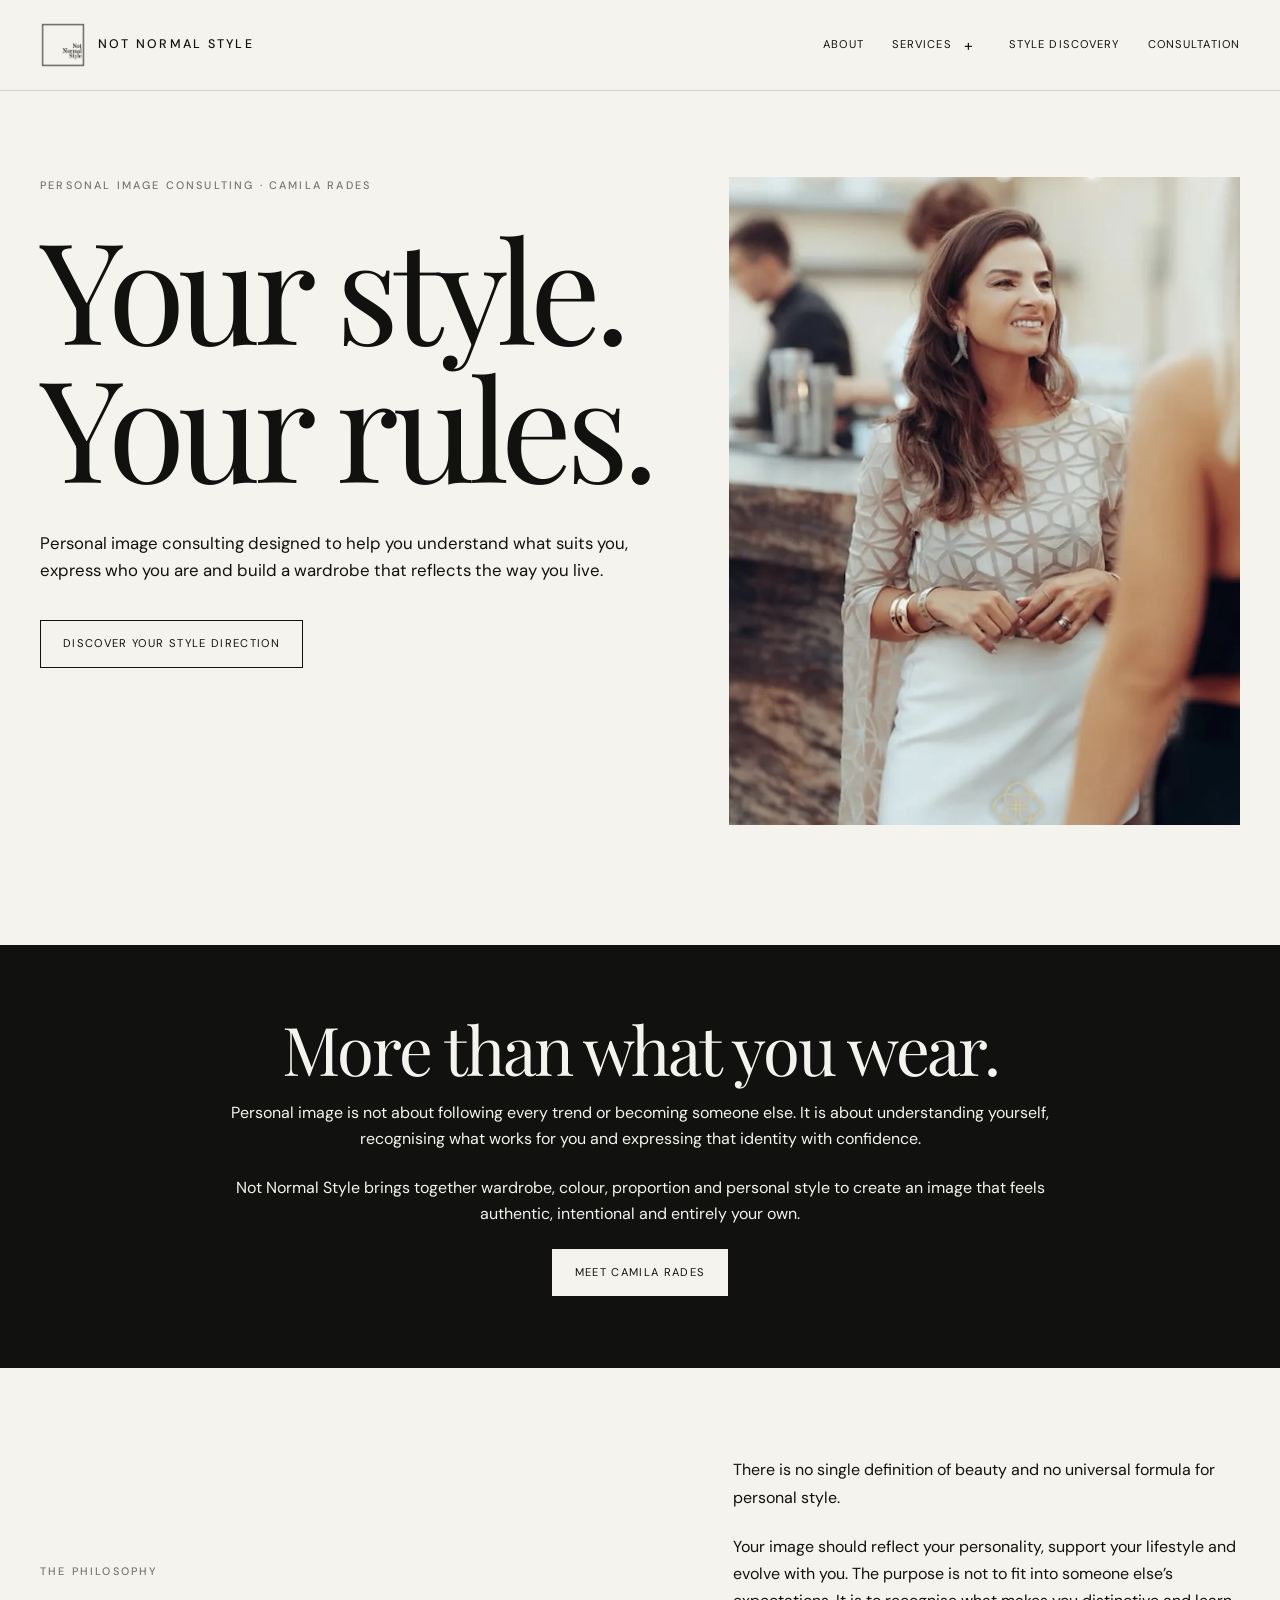
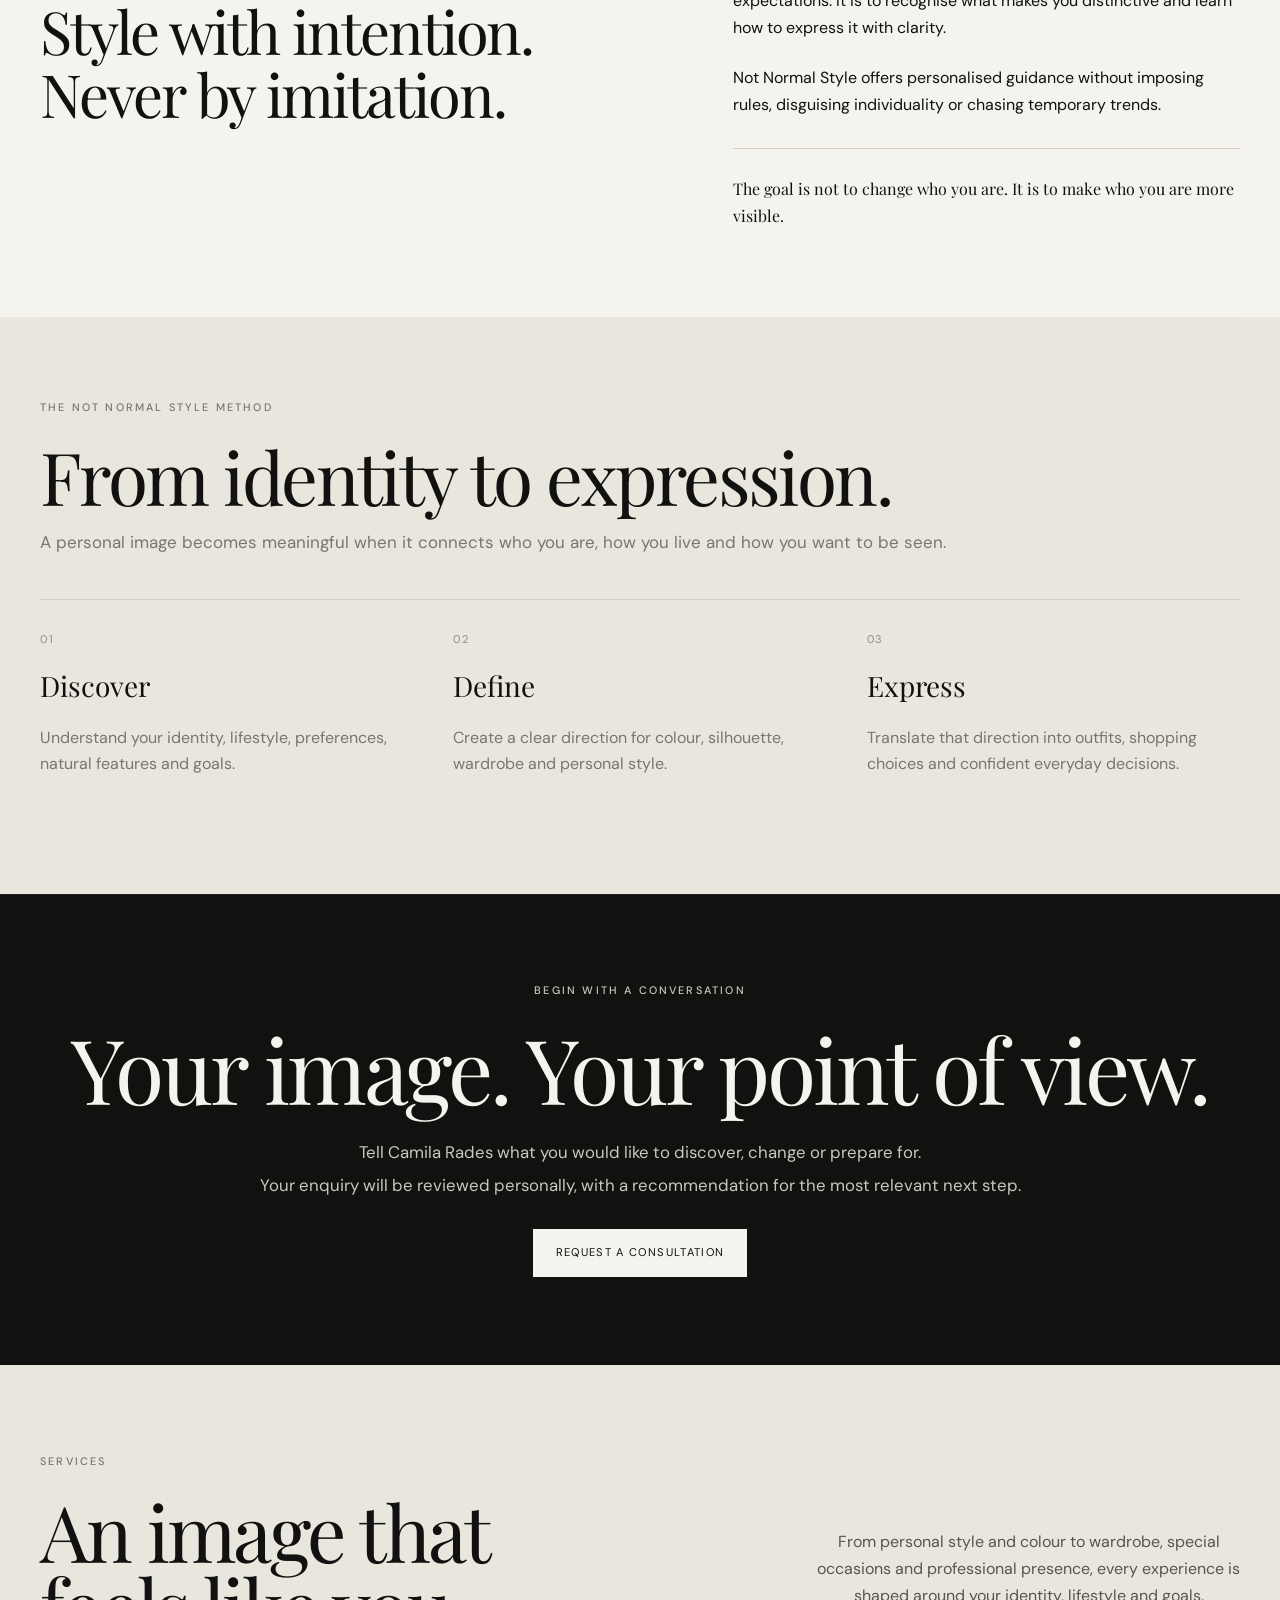
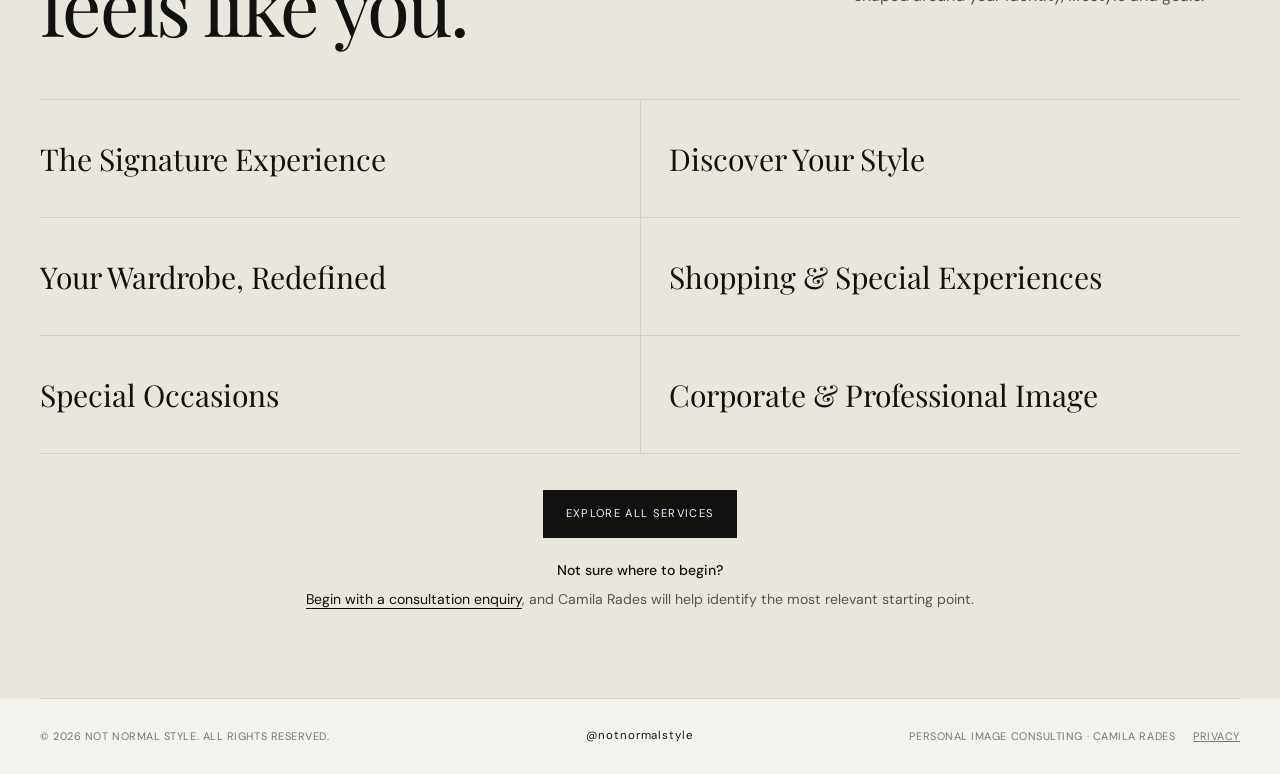
<file: index.html>
<!DOCTYPE html>
<html lang="en">
<head>
  <meta charset="UTF-8">
  <meta name="viewport" content="width=device-width, initial-scale=1.0">
  <!-- SEO foundation -->
  <title>Personal Image Consulting | Not Normal Style</title>
  <meta name="description" content="Personal image consulting by Camila Rades, bringing style, colour, proportion and wardrobe together into a direction that feels personal.">
  <meta name="robots" content="index, follow, max-image-preview:large">
  <link rel="canonical" href="https://notnormalstyle.com/">
  <meta property="og:type" content="website">
  <meta property="og:site_name" content="Not Normal Style">
  <meta property="og:title" content="Personal Image Consulting | Not Normal Style">
  <meta property="og:description" content="Personal image consulting by Camila Rades, bringing style, colour, proportion and wardrobe together into a direction that feels personal.">
  <meta property="og:image" content="https://notnormalstyle.com/images/og-image.png">
  <meta property="og:image:width" content="1200">
  <meta property="og:image:height" content="630">
  <meta property="og:image:type" content="image/png">
  <meta property="og:image:alt" content="Not Normal Style, Personal Image Consulting by Camila Rades">
  <meta property="og:url" content="https://notnormalstyle.com/">
  <meta name="twitter:card" content="summary_large_image">
  <meta name="twitter:title" content="Personal Image Consulting | Not Normal Style">
  <meta name="twitter:description" content="Personal image consulting by Camila Rades, bringing style, colour, proportion and wardrobe together into a direction that feels personal.">
  <meta name="twitter:image" content="https://notnormalstyle.com/images/og-image.png">
  <!-- /SEO foundation -->
  <!-- Structured data -->
  <script type="application/ld+json">
{
  "@context": "https://schema.org",
  "@type": "WebSite",
  "name": "Not Normal Style",
  "url": "https://notnormalstyle.com/",
  "description": "Personal image consulting by Camila Rades, bringing style, colour, proportion and wardrobe together into a direction that feels personal.",
  "inLanguage": "en"
}
  </script>
  <!-- /Structured data -->
<link rel="stylesheet" href="css/styles.css">

<link rel="icon" href="/favicon.ico" sizes="any">
<link rel="icon" type="image/png" sizes="32x32" href="/favicon-32x32.png">
  <!-- Google Search favicon enhancement -->
  <link rel="icon" type="image/png" sizes="180x180" href="/apple-touch-icon.png">
<link rel="apple-touch-icon" href="/apple-touch-icon.png">
<link rel="manifest" href="/site.webmanifest">
  <link rel="stylesheet" href="css/layout-system.css">
  <!-- Organization structured data -->
  <script type="application/ld+json">
  {
    "@context": "https://schema.org",
    "@type": "Organization",
    "@id": "https://notnormalstyle.com/#organization",
    "name": "Not Normal Style",
    "url": "https://notnormalstyle.com/",
    "logo": {
      "@type": "ImageObject",
      "url": "https://notnormalstyle.com/apple-touch-icon.png",
      "width": 180,
      "height": 180
    },
    "image": "https://notnormalstyle.com/images/og-image.png",
    "description": "Personal image consulting by Camila Rades.",
    "email": "contact@notnormalstyle.com",
    "founder": {
      "@type": "Person",
      "name": "Camila Rades"
    },
    "sameAs": [
      "https://www.instagram.com/notnormalstyle/"
    ]
  }
  </script>
  <!-- /Organization structured data -->
</head>
<body class="home-page">
  <header class="site-header">
    <a class="site-brand" href="index.html" aria-label="Not Normal Style home">
      <img class="site-brand-logo" src="images/not-normal-style-logo-cropped.png" alt="" width="420" height="420" decoding="async">
      <span class="site-brand-name">NOT NORMAL STYLE</span>
    </a>
    <button class="menu-button" type="button" aria-expanded="false" aria-controls="main-navigation">Menu</button>
    <nav id="main-navigation" aria-label="Main navigation">
      <a href="about.html">About</a>
      <div class="nav-submenu">
        <div class="nav-submenu-topline">
          <a href="services.html">Services</a>
          <button class="submenu-button" type="button" aria-expanded="false" aria-controls="services-submenu" aria-label="Show service categories">+</button>
        </div>
        <div class="submenu" id="services-submenu">
          <a href="services.html#signature">The Signature Experience</a>
          <a href="services.html#discover">Discover Your Style</a>
          <a href="services.html#wardrobe">Your Wardrobe, Redefined</a>
          <a href="services.html#shopping">Shopping &amp; Special Experiences</a>
          <a href="services.html#occasions">Special Occasions</a>
          <a href="services.html#corporate">Corporate &amp; Professional Image</a>
        </div>
      </div>
            <a href="style-quiz.html">Style Discovery</a>
<a href="consultation.html">Consultation</a>
    </nav>
  </header>

  <main>
    
  <!--
  HERO SECTION
  This is the first area visitors see.
  It contains the main message and Camila's editorial photograph.
-->

    <section class="hero" id="home">

  <div class="hero-content">
    <p class="eyebrow">Personal Image Consulting · Camila Rades</p>

    <h1>
      Your style.
      Your rules.
    </h1>

    <p class="introduction">
      Personal image consulting designed to help you understand what suits you, express who you are and build a wardrobe that reflects the way you live.
    </p>

    <div class="hero-actions">
      <a class="button" href="style-quiz.html">Discover your style direction</a>
    </div>
  </div>

  <div class="hero-image">
    <picture class="optimised-hero-picture">
          <source srcset="images/hero-camila.webp" type="image/webp">
          <img
      src="images/hero-camila.jpg"
      alt="Camila Rades, personal image consultant" width="648" height="944" decoding="async" fetchpriority="high">
        </picture>
  </div>

</section>

    <section class="brand-positioning brand-positioning-cta">
      <div>
        <h2 class="positioning-title"><span>More than</span> <span>what you wear.</span></h2>
        <div class="positioning-copy">
          <p>Personal image is not about following every trend or becoming someone else. It is about understanding yourself, recognising what works for you and expressing that identity with confidence.</p>
          <p>Not Normal Style brings together wardrobe, colour, proportion and personal style to create an image that feels authentic, intentional and entirely your own.</p>
        </div>
        <a class="button button-dark" href="about.html">Meet Camila Rades</a>
      </div>
    </section>

    <section class="section split-section homepage-philosophy" id="philosophy">
      <div>
        <p class="eyebrow">The philosophy</p>
        <h2 class="philosophy-title"><span>Style with intention.</span><span>Never by imitation.</span></h2>
      </div>
      <div class="philosophy-copy">
        <p>There is no single definition of beauty and no universal formula for personal style.</p>
        <p>Your image should reflect your personality, support your lifestyle and evolve with you. The purpose is not to fit into someone else’s expectations. It is to recognise what makes you distinctive and learn how to express it with clarity.</p>
        <p>Not Normal Style offers personalised guidance without imposing rules, disguising individuality or chasing temporary trends.</p>
        <p class="philosophy-emphasis">The goal is not to change who you are. It is to make who you are more visible.</p>
      </div>
    </section>

    <section class="section method-section homepage-method" id="process">
      <p class="eyebrow">The Not Normal Style method</p>
      <h2 class="method-title"><span>From identity</span> <span>to expression.</span></h2>
      <p class="method-intro">A personal image becomes meaningful when it connects who you are, how you live and how you want to be seen.</p>
      <div class="process-grid">
        <article><span>01</span><h3>Discover</h3><p>Understand your identity, lifestyle, preferences, natural features and goals.</p></article>
        <article><span>02</span><h3>Define</h3><p>Create a clear direction for colour, silhouette, wardrobe and personal style.</p></article>
        <article><span>03</span><h3>Express</h3><p>Translate that direction into outfits, shopping choices and confident everyday decisions.</p></article>
      </div>
    </section>

    <section class="section contact homepage-contact" id="contact">
      <p class="eyebrow">Begin with a conversation</p>
      <h2 class="contact-title"><span>Your image.</span> <span>Your point of view.</span></h2>
      <p class="section-copy"><span>Tell Camila Rades what you would like to discover, change or prepare for.</span><span>Your enquiry will be reviewed personally, with a recommendation for the most relevant next step.</span></p>
      <div class="contact-actions">
        <a class="button button-dark" href="consultation.html">Request a consultation</a>
      </div>
    </section>

    <section class="services-preview homepage-services" id="services">
  <div class="section-inner">
    <p class="eyebrow">Services</p>
    <div class="services-intro">
      <h2 class="services-title homepage-services-title"><span>An image that</span><span>feels like you.</span></h2>
      <p>From personal style and colour to wardrobe, special occasions and professional presence, every experience is shaped around your identity, lifestyle and goals.</p>
    </div>
    <div class="preview-grid">
      <a href="services.html#signature"><h3>The Signature Experience</h3></a>
      <a href="services.html#discover"><h3>Discover Your Style</h3></a>
      <a href="services.html#wardrobe"><h3>Your Wardrobe, Redefined</h3></a>
      <a href="services.html#shopping"><h3>Shopping &amp;<span class="service-card-break" aria-hidden="true"></span>&nbsp;Special Experiences</h3></a>
      <a href="services.html#occasions"><h3>Special Occasions</h3></a>
      <a href="services.html#corporate"><h3>Corporate &amp; Professional Image</h3></a>
    </div>
    <a class="button button-dark" href="services.html">Explore all services</a>
    <p class="services-guidance">
      <span class="services-guidance-question">Not sure where to begin?</span>
      <span class="services-guidance-answer"><a href="consultation.html">Begin with a consultation enquiry</a>, and Camila&nbsp;Rades will help identify the most relevant starting point.</span>
    </p>
  </div>
</section>
  </main>

  <footer>
    <div class="footer-left">
      <p>© <span id="current-year"></span> Not Normal Style. All rights reserved.</p>
    </div>
    
<div class="footer-social" aria-label="Social media">
  <a href="https://www.instagram.com/notnormalstyle/"
     target="_blank"
     rel="noopener noreferrer"
     aria-label="Instagram">
     @notnormalstyle
  </a>
</div>

    <div class="footer-right">
      <p>Personal Image Consulting · Camila Rades</p>
<a class="footer-link" href="privacy.html">
  Privacy
</a>

    </div>
  </footer>
  <script src="js/main.js"></script>
</body>
</html>
</file>
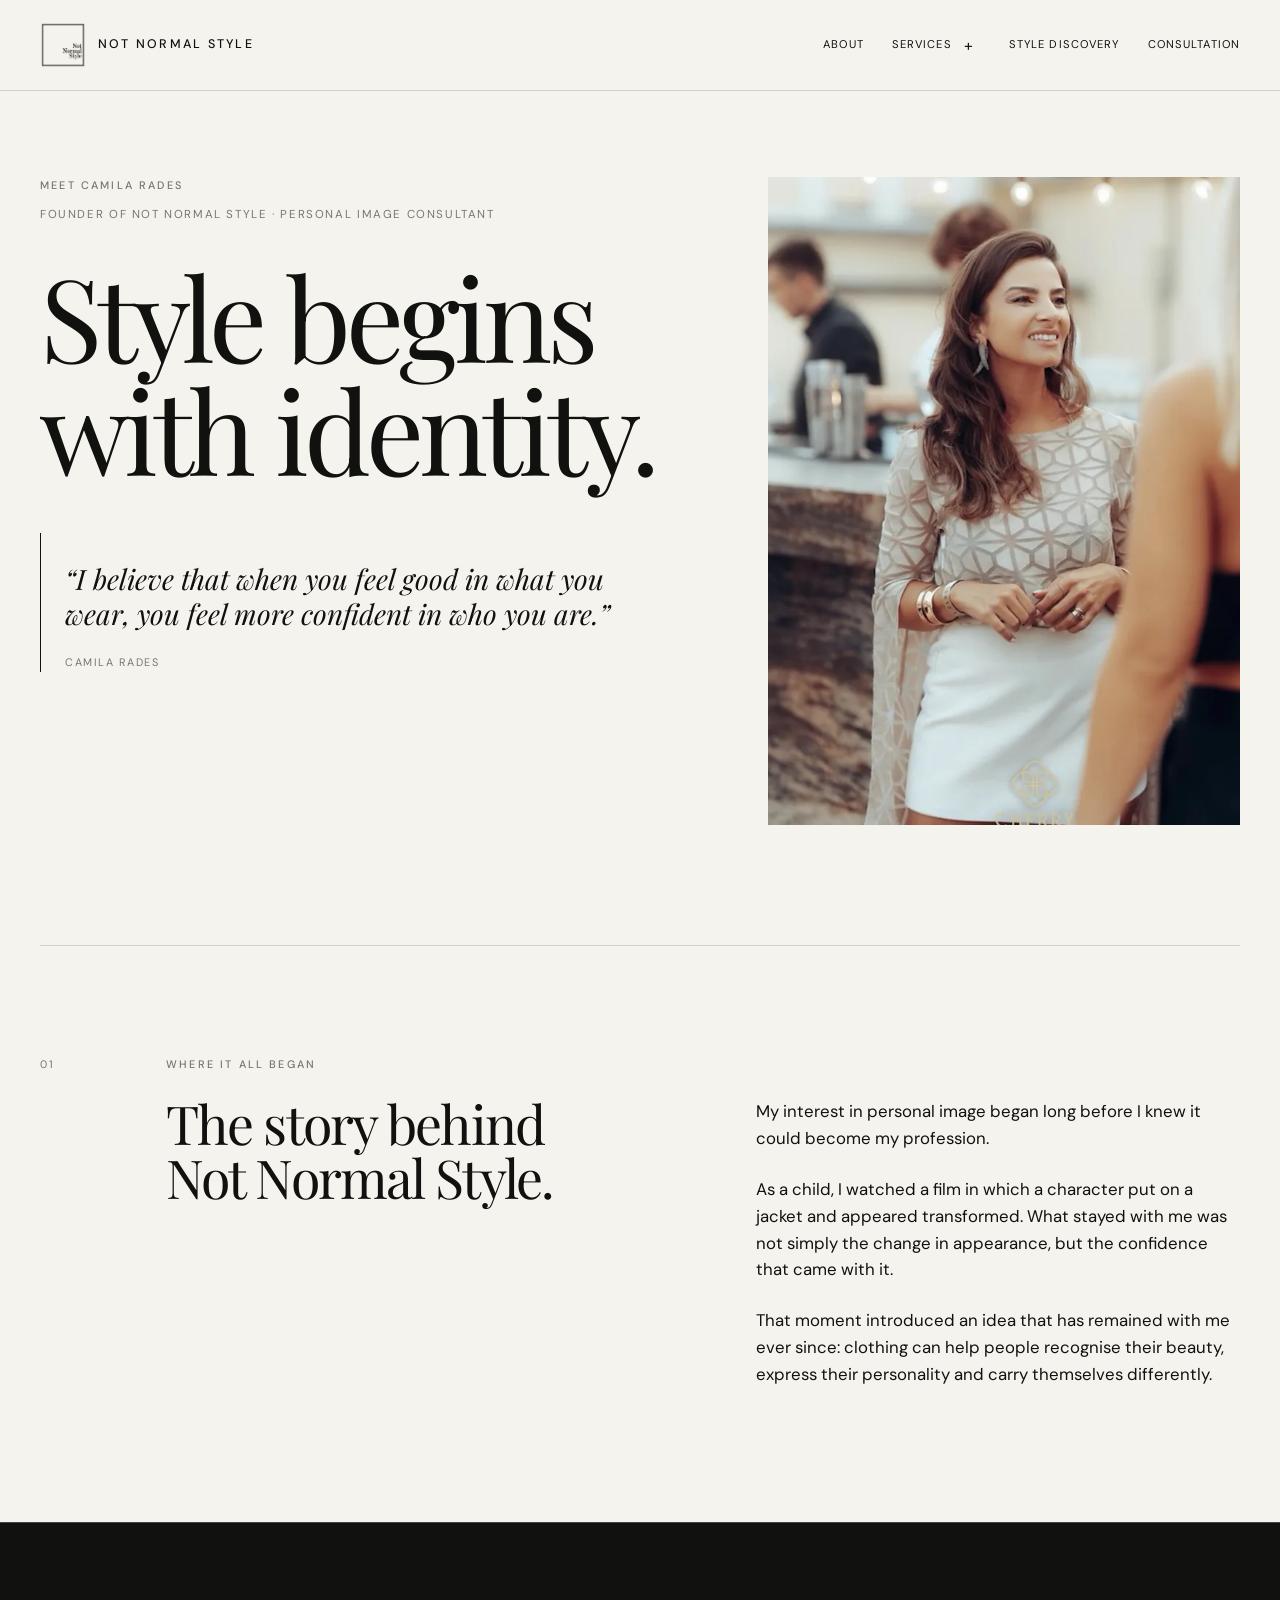
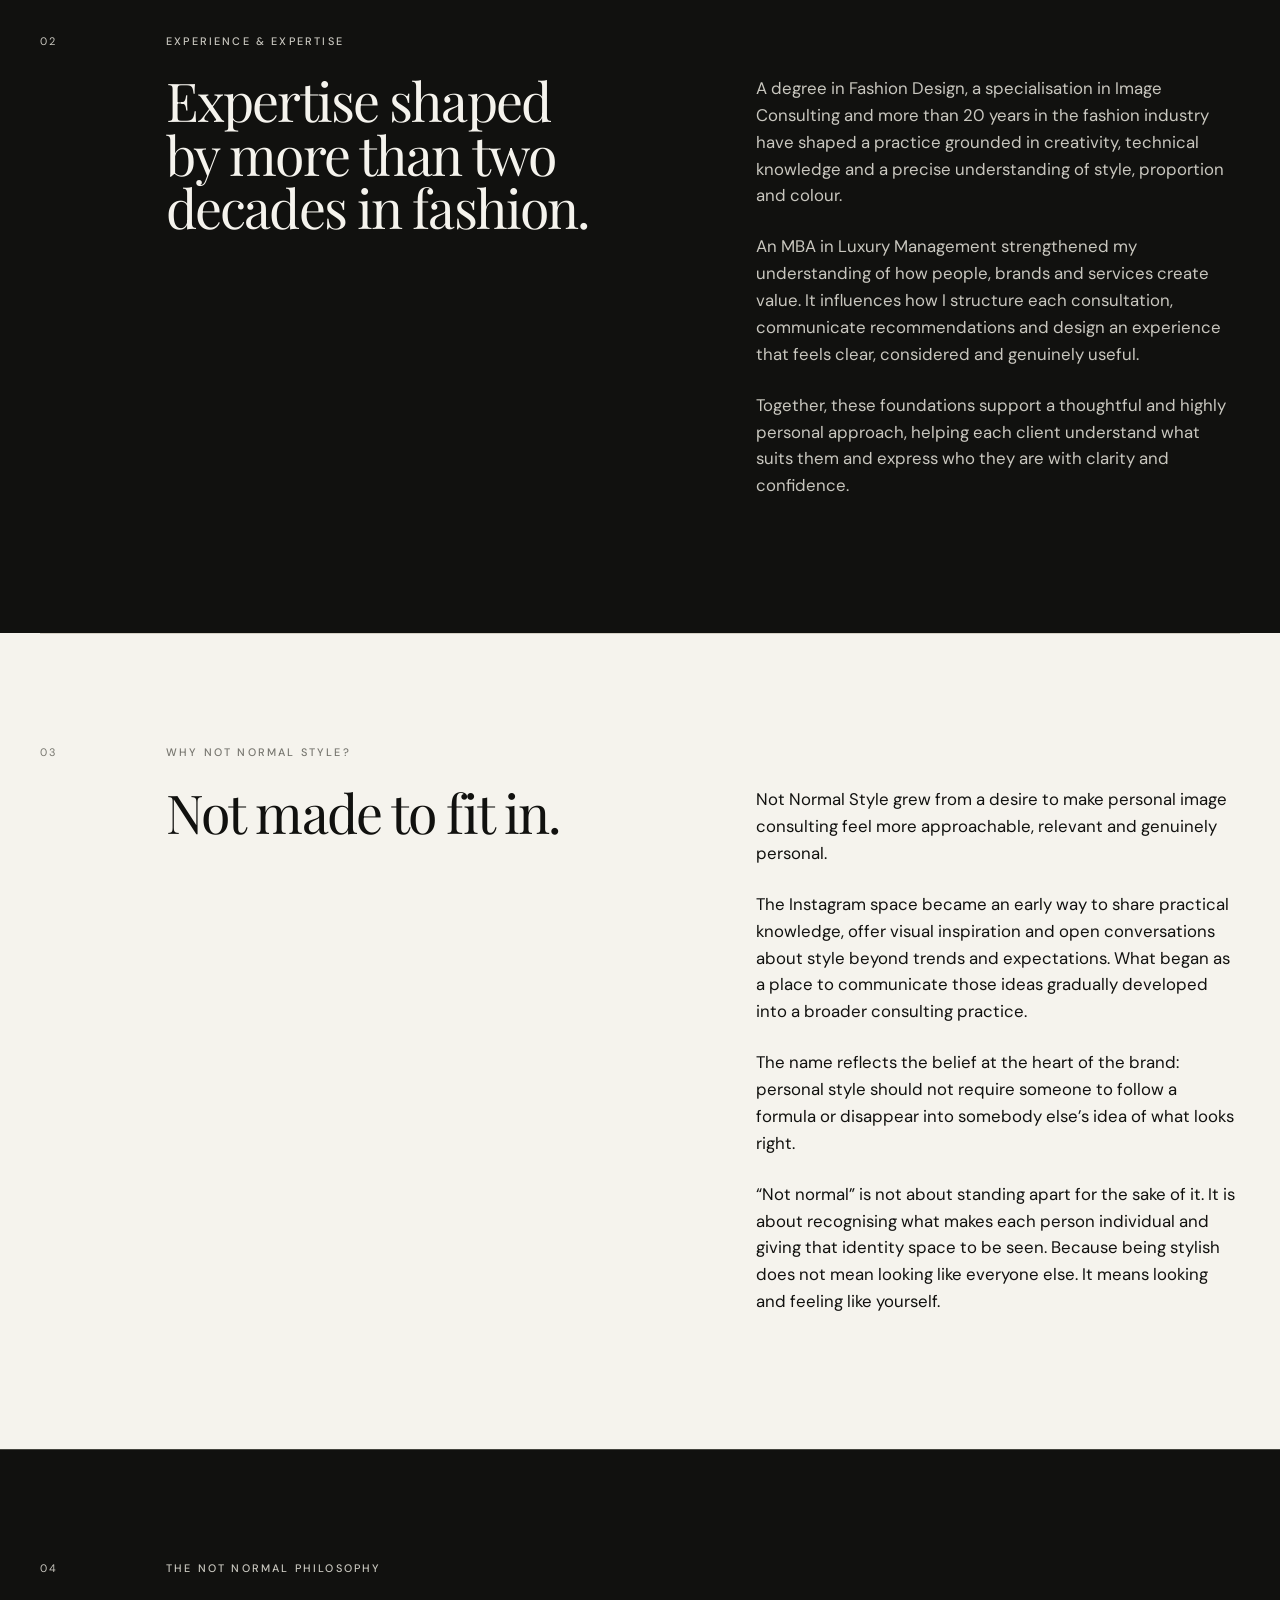
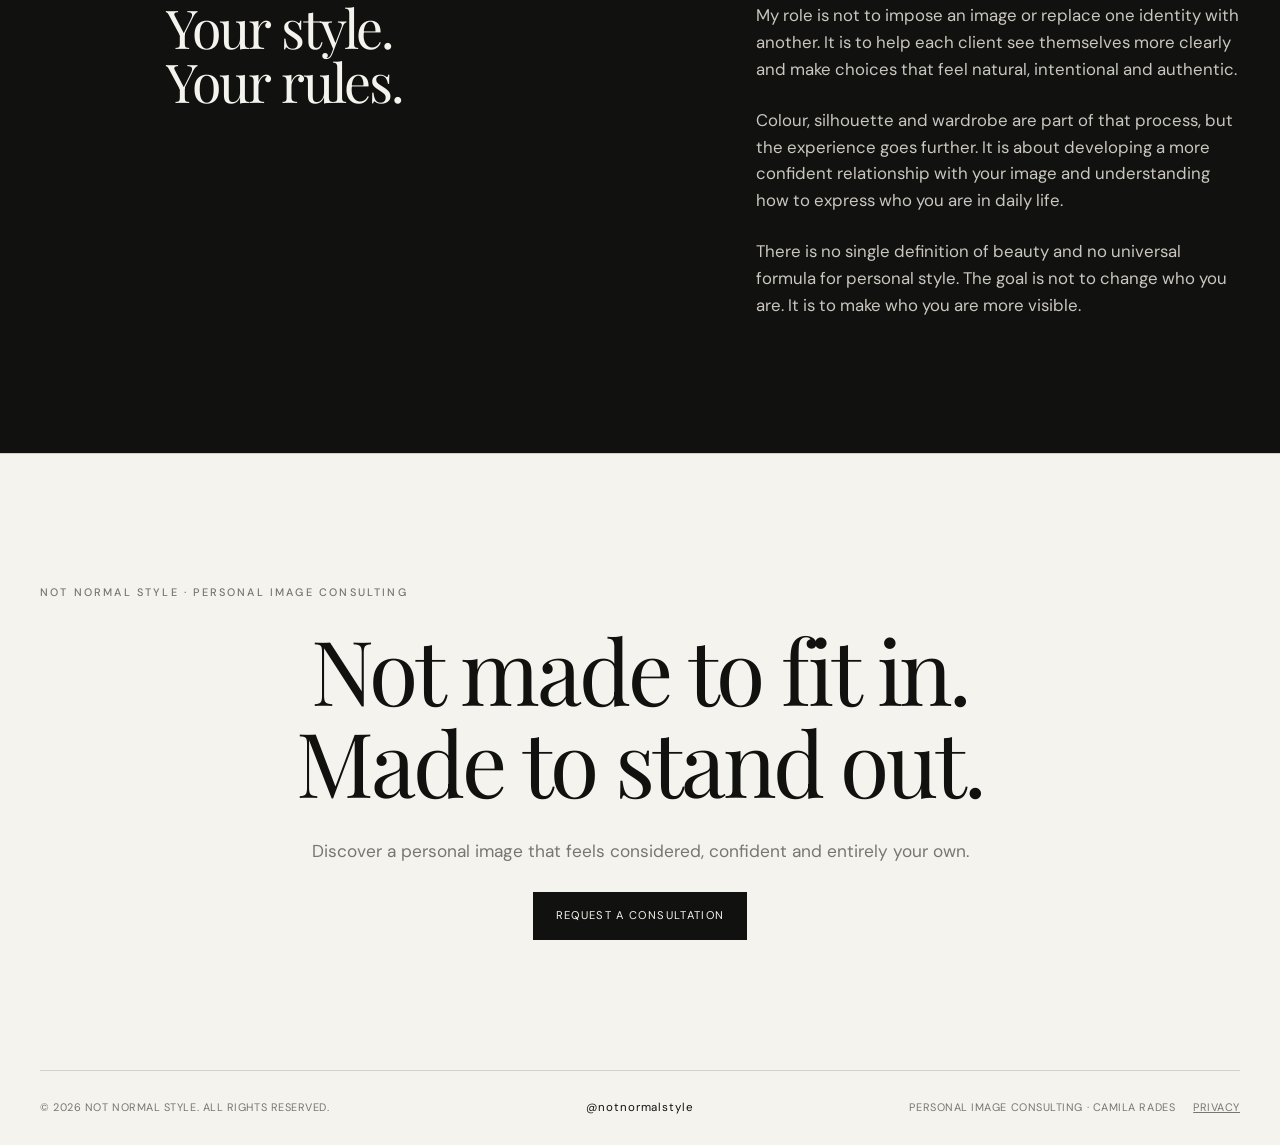
<file: about.html>
<!DOCTYPE html>
<html lang="en">
<head>
  <meta charset="UTF-8">
  <meta name="viewport" content="width=device-width, initial-scale=1.0">
  <!-- SEO foundation -->
  <title>About Camila Rades | Not Normal Style</title>
  <meta name="description" content="Discover Camila Rades' approach to personal image consulting, personal style, wardrobe, colour and individual expression.">
  <meta name="robots" content="index, follow, max-image-preview:large">
  <link rel="canonical" href="https://notnormalstyle.com/about.html">
  <meta property="og:type" content="profile">
  <meta property="og:site_name" content="Not Normal Style">
  <meta property="og:title" content="About Camila Rades | Not Normal Style">
  <meta property="og:description" content="Discover Camila Rades' approach to personal image consulting, personal style, wardrobe, colour and individual expression.">
  <meta property="og:image" content="https://notnormalstyle.com/images/og-image.png">
  <meta property="og:image:width" content="1200">
  <meta property="og:image:height" content="630">
  <meta property="og:image:type" content="image/png">
  <meta property="og:image:alt" content="Not Normal Style, Personal Image Consulting by Camila Rades">
  <meta property="og:url" content="https://notnormalstyle.com/about.html">
  <meta name="twitter:card" content="summary_large_image">
  <meta name="twitter:title" content="About Camila Rades | Not Normal Style">
  <meta name="twitter:description" content="Discover Camila Rades' approach to personal image consulting, personal style, wardrobe, colour and individual expression.">
  <meta name="twitter:image" content="https://notnormalstyle.com/images/og-image.png">
  <!-- /SEO foundation -->
  <!-- Structured data -->
  <script type="application/ld+json">
{
  "@context": "https://schema.org",
  "@type": "Person",
  "name": "Camila Rades",
  "jobTitle": "Personal Image Consultant",
  "url": "https://notnormalstyle.com/about.html",
  "image": "https://notnormalstyle.com/images/hero-camila.jpg",
  "sameAs": [
    "https://www.instagram.com/notnormalstyle/"
  ],
  "worksFor": {
    "@type": "Organization",
    "name": "Not Normal Style",
    "url": "https://notnormalstyle.com/"
  }
}
  </script>
  <!-- /Structured data -->
<link rel="stylesheet" href="css/styles.css">

<link rel="icon" href="/favicon.ico" sizes="any">
<link rel="icon" type="image/png" sizes="32x32" href="/favicon-32x32.png">
  <!-- Google Search favicon enhancement -->
  <link rel="icon" type="image/png" sizes="180x180" href="/apple-touch-icon.png">
<link rel="apple-touch-icon" href="/apple-touch-icon.png">
<link rel="manifest" href="/site.webmanifest">
  <link rel="stylesheet" href="css/layout-system.css">
</head>
<body class="about-page">
  <header class="site-header">
    <a class="site-brand" href="index.html" aria-label="Not Normal Style home">
      <img class="site-brand-logo" src="images/not-normal-style-logo-cropped.png" alt="" width="420" height="420" decoding="async">
      <span class="site-brand-name">NOT NORMAL STYLE</span>
    </a>
    <button class="menu-button" type="button" aria-expanded="false" aria-controls="main-navigation">Menu</button>
    <nav id="main-navigation" aria-label="Main navigation">
      <a href="about.html">About</a>
      <div class="nav-submenu">
        <div class="nav-submenu-topline">
          <a href="services.html">Services</a>
          <button class="submenu-button" type="button" aria-expanded="false" aria-controls="services-submenu" aria-label="Show service categories">+</button>
        </div>
        <div class="submenu" id="services-submenu">
          <a href="services.html#signature">The Signature Experience</a>
          <a href="services.html#discover">Discover Your Style</a>
          <a href="services.html#wardrobe">Your Wardrobe, Redefined</a>
          <a href="services.html#shopping">Shopping &amp; Special Experiences</a>
          <a href="services.html#occasions">Special Occasions</a>
          <a href="services.html#corporate">Corporate &amp; Professional Image</a>
        </div>
      </div>
            <a href="style-quiz.html">Style Discovery</a>
<a href="consultation.html">Consultation</a>
    </nav>
  </header>
  <main>
    <!-- Biography supplied for Not Normal Style and retained in backup before replacement. -->
    <section class="about-hero about-meet" id="meet-camila">
      <div>
        <p class="eyebrow">Meet Camila Rades</p>
        <p class="about-kicker">Founder of Not Normal Style · Personal Image Consultant</p>
        <h1 class="about-identity-title"><span>Style begins</span><span>with identity.</span></h1>
        <blockquote class="about-quote"><p>“I believe that when you feel good in what you wear, you feel more confident in who you are.”</p><cite>Camila Rades</cite></blockquote>
        
      </div>
      <div class="about-portrait"><picture class="optimised-hero-picture">
          <source srcset="images/hero-camila.webp" type="image/webp">
          <img src="images/hero-camila.jpg" alt="Camila Rades, personal image consultant" width="648" height="944" decoding="async" fetchpriority="high">
        </picture></div>
      
    </section>

    <section class="about-chapter" id="where-it-began">
      <div class="chapter-number">01</div>
      <div class="chapter-heading">
        <p class="eyebrow">Where it all began</p>
        <h2 class="about-story-title"><span>The story behind</span><span>Not Normal Style.</span></h2>
      </div>
      <div class="chapter-copy">
        <p>My interest in personal image began long before I knew it could become my profession.</p>
        <p>As a child, I watched a film in which a character put on a jacket and appeared transformed. What stayed with me was not simply the change in appearance, but the confidence that came with it.</p>
        <p>That moment introduced an idea that has remained with me ever since: clothing can help people recognise their beauty, express their personality and carry themselves differently.</p>
      </div>
    </section>

    <section class="about-chapter chapter-dark" id="experience">
      <div class="chapter-number">02</div>
      <div class="chapter-heading">
        <p class="eyebrow">Experience & expertise</p>
        <h2 class="about-experience-title"><span>Expertise shaped</span><span>by more than two</span><span>decades in fashion.</span></h2>
      </div>
      <div class="chapter-copy">
        <p>A degree in Fashion Design, a specialisation in Image Consulting and more than 20 years in the fashion industry have shaped a practice grounded in creativity, technical knowledge and a precise understanding of style, proportion and colour.</p>
        <p>An MBA in Luxury Management strengthened my understanding of how people, brands and services create value. It influences how I structure each consultation, communicate recommendations and design an experience that feels clear, considered and genuinely useful.</p>
        <p>Together, these foundations support a thoughtful and highly personal approach, helping each client understand what suits them and express who they are with clarity and confidence.</p>
      </div>
    </section>

    <section class="about-chapter" id="why-not-normal">
      <div class="chapter-number">03</div>
      <div class="chapter-heading">
        <p class="eyebrow">Why Not Normal Style?</p>
        <h2 class="about-fit-title"><span>Not made</span><span>to fit in.</span></h2>
      </div>
      <div class="chapter-copy">
        <p>Not Normal Style grew from a desire to make personal image consulting feel more approachable, relevant and genuinely personal.</p>
        <p>The Instagram space became an early way to share practical knowledge, offer visual inspiration and open conversations about style beyond trends and expectations. What began as a place to communicate those ideas gradually developed into a broader consulting practice.</p>
        <p>The name reflects the belief at the heart of the brand: personal style should not require someone to follow a formula or disappear into somebody else’s idea of what looks right.</p>
        <p>“Not normal” is not about standing apart for the sake of it. It is about recognising what makes each person individual and giving that identity space to be seen. Because being stylish does not mean looking like everyone else. It means looking and feeling like yourself.</p>
      </div>
    </section>

    <section class="about-chapter chapter-dark" id="philosophy">
      <div class="chapter-number">04</div>
      <div class="chapter-heading">
        <p class="eyebrow">The Not Normal philosophy</p>
        <h2 class="about-philosophy-title"><span>Your style.</span><span>Your rules.</span></h2>
      </div>
      <div class="chapter-copy">
        <p>My role is not to impose an image or replace one identity with another. It is to help each client see themselves more clearly and make choices that feel natural, intentional and authentic.</p>
        <p>Colour, silhouette and wardrobe are part of that process, but the experience goes further. It is about developing a more confident relationship with your image and understanding how to express who you are in daily life.</p>
        <p>There is no single definition of beauty and no universal formula for personal style. The goal is not to change who you are. It is to make who you are more visible.</p>
      </div>
    </section>

    <section class="about-closing about-closing-centred">
      <p class="eyebrow">Not Normal Style · Personal Image Consulting</p>
      <h2 class="about-closing-title"><span class="closing-line"><span class="closing-phrase">Not made</span><span class="closing-phrase">to fit in.</span></span><span class="closing-line"><span class="closing-phrase">Made to</span><span class="closing-phrase">stand out.</span></span></h2>
      <p class="about-closing-copy">Discover a personal image that feels considered, confident and entirely your own.</p>
      <div class="closing-actions">
        
        
      </div>
    <div class="about-closing-actions">
        <a class="button button-dark" href="consultation.html">Request a consultation</a>
      </div>
    </section>
  </main>
  <footer>
    <div class="footer-left">
      <p>© <span id="current-year"></span> Not Normal Style. All rights reserved.</p>
    </div>
    
<div class="footer-social" aria-label="Social media">
  <a href="https://www.instagram.com/notnormalstyle/"
     target="_blank"
     rel="noopener noreferrer"
     aria-label="Instagram">
     @notnormalstyle
  </a>
</div>

    <div class="footer-right">
      <p>Personal Image Consulting · Camila Rades</p>
<a class="footer-link" href="privacy.html">
  Privacy
</a>

    </div>
  </footer>
  <script src="js/main.js"></script>
</body>
</html>
</file>
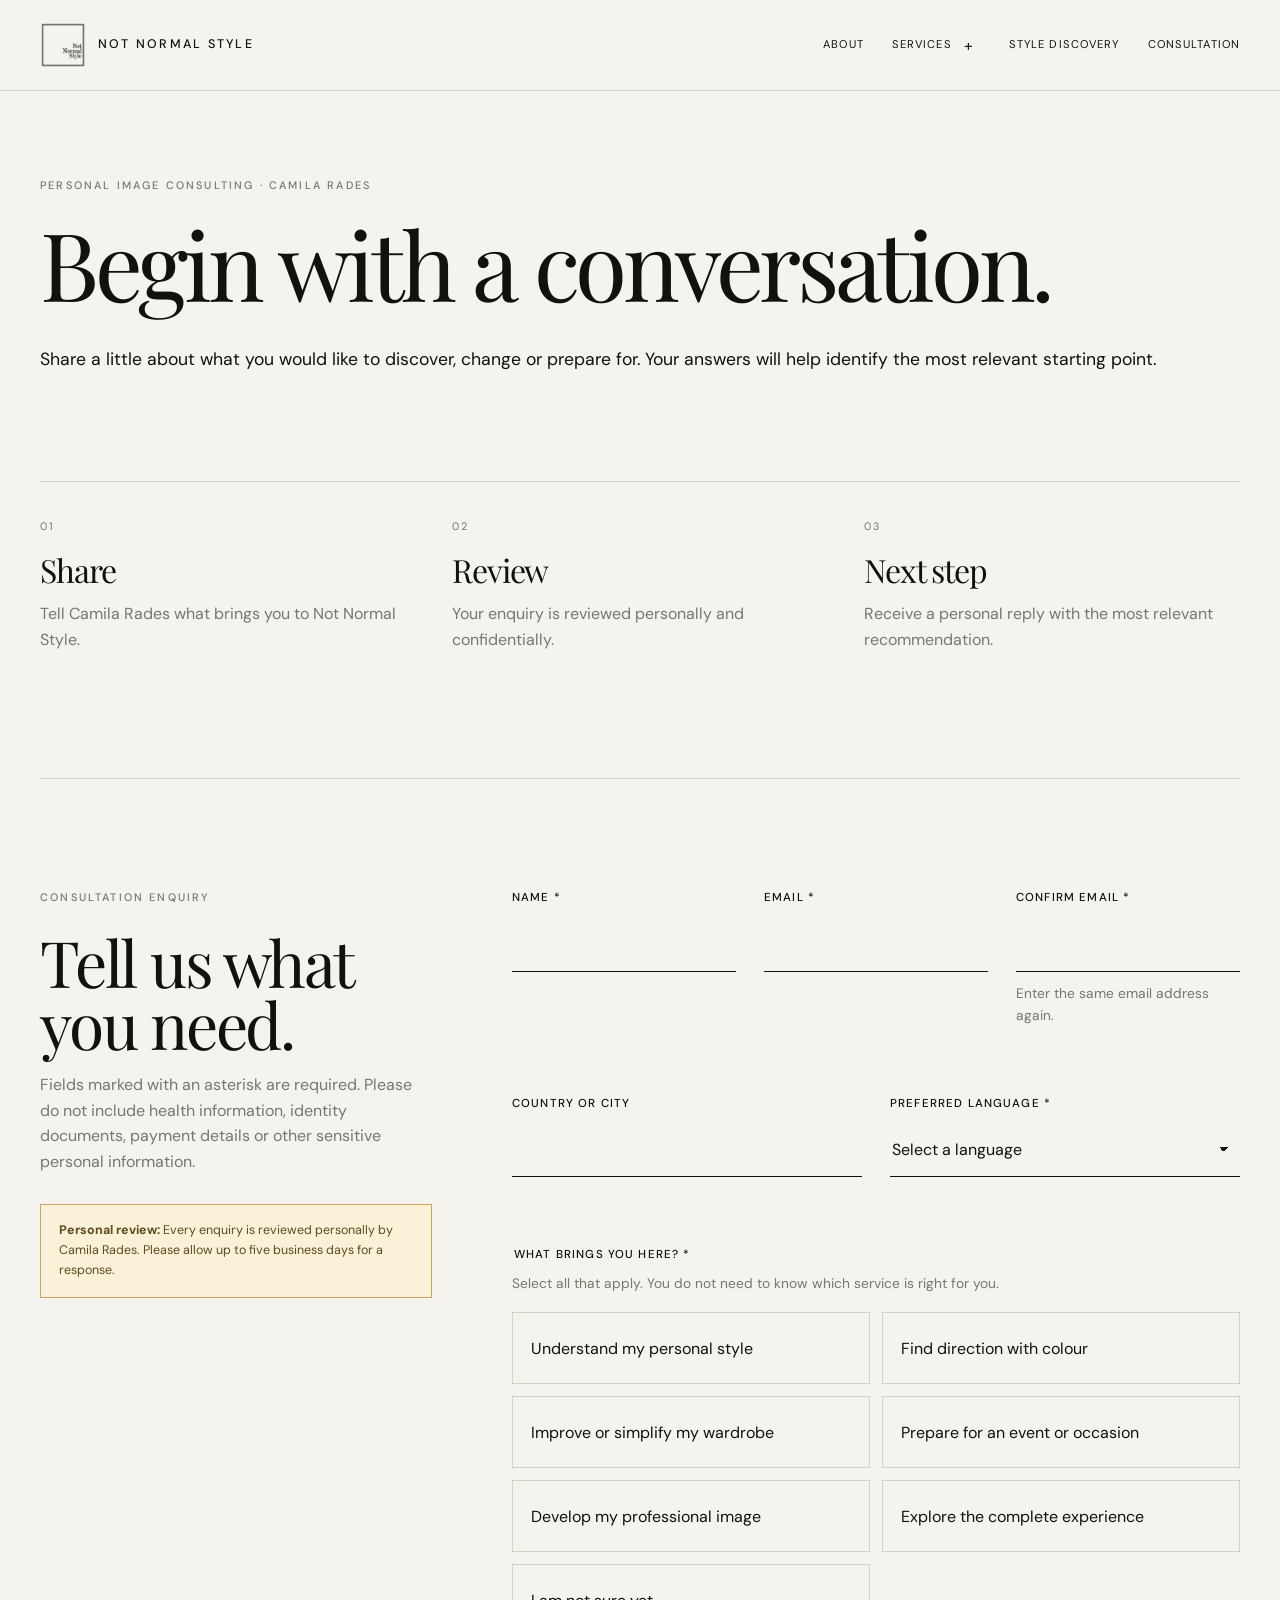
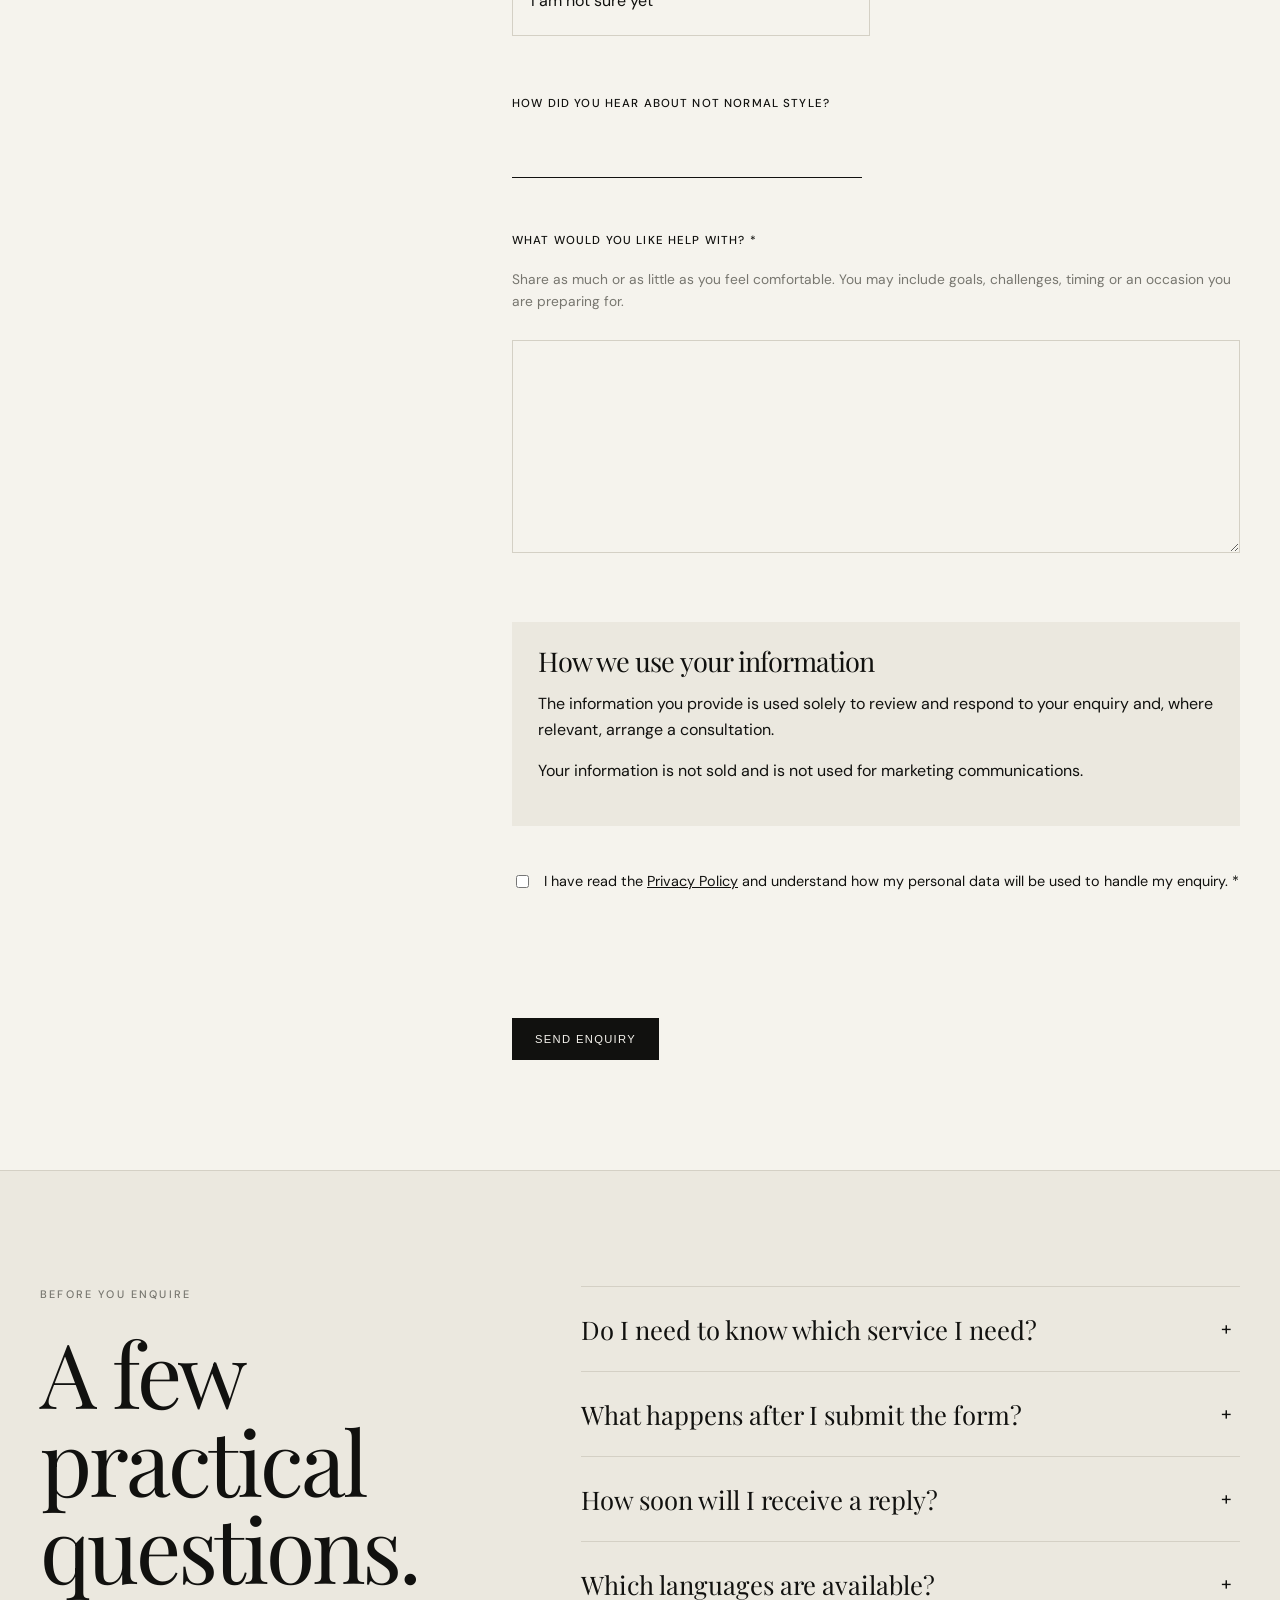
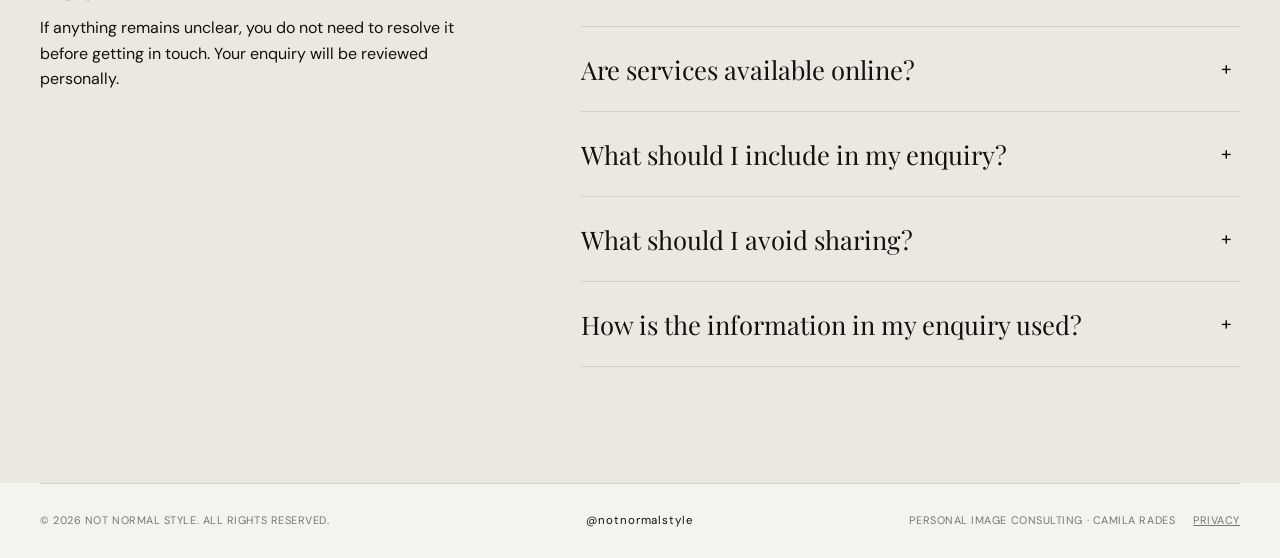
<file: consultation.html>
<!DOCTYPE html>
<html lang="en">
<head>
  <meta charset="UTF-8">
  <meta name="viewport" content="width=device-width, initial-scale=1.0">
  <!-- SEO foundation -->
  <title>Request a Personal Image Consultation | Not Normal Style</title>
  <meta name="description" content="Share your goals with Camila Rades and receive a personal recommendation for the most relevant image consulting service.">
  <meta name="robots" content="index, follow, max-image-preview:large">
  <link rel="canonical" href="https://notnormalstyle.com/consultation.html">
  <meta property="og:type" content="website">
  <meta property="og:site_name" content="Not Normal Style">
  <meta property="og:title" content="Request a Personal Image Consultation | Not Normal Style">
  <meta property="og:description" content="Share your goals with Camila Rades and receive a personal recommendation for the most relevant image consulting service.">
  <meta property="og:image" content="https://notnormalstyle.com/images/og-image.png">
  <meta property="og:image:width" content="1200">
  <meta property="og:image:height" content="630">
  <meta property="og:image:type" content="image/png">
  <meta property="og:image:alt" content="Not Normal Style, Personal Image Consulting by Camila Rades">
  <meta property="og:url" content="https://notnormalstyle.com/consultation.html">
  <meta name="twitter:card" content="summary_large_image">
  <meta name="twitter:title" content="Request a Personal Image Consultation | Not Normal Style">
  <meta name="twitter:description" content="Share your goals with Camila Rades and receive a personal recommendation for the most relevant image consulting service.">
  <meta name="twitter:image" content="https://notnormalstyle.com/images/og-image.png">
  <!-- /SEO foundation -->
<link rel="stylesheet" href="css/styles.css">
  <link rel="stylesheet" href="css/consultation-faq.css">

<link rel="icon" href="/favicon.ico" sizes="any">
<link rel="icon" type="image/png" sizes="32x32" href="/favicon-32x32.png">
  <!-- Google Search favicon enhancement -->
  <link rel="icon" type="image/png" sizes="180x180" href="/apple-touch-icon.png">
<link rel="apple-touch-icon" href="/apple-touch-icon.png">
<link rel="manifest" href="/site.webmanifest">
  <link rel="stylesheet" href="css/layout-system.css">
</head>
<body class="consultation-page">
  <header class="site-header">
    <a class="site-brand" href="index.html" aria-label="Not Normal Style home">
      <img class="site-brand-logo" src="images/not-normal-style-logo-cropped.png" alt="" width="420" height="420" decoding="async">
      <span class="site-brand-name">NOT NORMAL STYLE</span>
    </a>
    <button class="menu-button" type="button" aria-expanded="false" aria-controls="main-navigation">Menu</button>
    <nav id="main-navigation" aria-label="Main navigation">
      <a href="about.html">About</a>
      <div class="nav-submenu">
        <div class="nav-submenu-topline">
          <a href="services.html">Services</a>
          <button class="submenu-button" type="button" aria-expanded="false" aria-controls="services-submenu" aria-label="Show service categories">+</button>
        </div>
        <div class="submenu" id="services-submenu">
          <a href="services.html#signature">The Signature Experience</a>
          <a href="services.html#discover">Discover Your Style</a>
          <a href="services.html#wardrobe">Your Wardrobe, Redefined</a>
          <a href="services.html#shopping">Shopping &amp; Special Experiences</a>
          <a href="services.html#occasions">Special Occasions</a>
          <a href="services.html#corporate">Corporate &amp; Professional Image</a>
        </div>
      </div>
            <a href="style-quiz.html">Style Discovery</a>
<a href="consultation.html">Consultation</a>
    </nav>
  </header>
  <main>
    <section class="consultation-hero">
      <p class="eyebrow">Personal Image Consulting · Camila Rades</p>
      <h1 class="consultation-mobile-title">Begin with a conversation.</h1>
      <p>Share a little about what you would like to discover, change or prepare for. Your answers will help identify the most relevant starting point.</p>
    </section>

    <section class="journey-steps" aria-label="What happens next">
      <article><span>01</span><h2>Share</h2><p>Tell Camila Rades what brings you to Not Normal Style.</p></article>
      <article><span>02</span><h2>Review</h2><p>Your enquiry is reviewed personally and confidentially.</p></article>
      <article><span>03</span><h2>Next step</h2><p>Receive a personal reply with the most relevant recommendation.</p></article>
    </section>

    <section class="consultation-form-section">
      <div class="form-introduction">
        <p class="eyebrow">Consultation enquiry</p>
        <h2 class="consultation-needs-title">Tell us what you need.</h2>
        <p>Fields marked with an asterisk are required. Please do not include health information, identity documents, payment details or other sensitive personal information.</p>
        

<div class="form-preview-notice" role="note">
  <strong>Personal review:</strong>
  Every enquiry is reviewed personally by Camila Rades.
  Please allow up to five business days for a response.
</div>


      </div>

      <form
  class="consultation-form"
  id="consultation-form"
  action="https://formspree.io/f/mppdwrvz"
  method="POST"
  novalidate
>
  <input
    type="hidden"
    name="_subject"
    value="New Consultation Request - Not Normal Style">

  
        <div class="form-row two-columns">
          <div class="field-group">
            <label for="full-name">Name <span aria-hidden="true">*</span></label>
            <input id="full-name" name="full-name" type="text" autocomplete="name" required>
            <p class="field-error" id="full-name-error"></p>
          </div>
          <div class="field-group">
            <label for="email">Email <span aria-hidden="true">*</span></label>
            <input id="email" name="email" type="email" autocomplete="email" required>
            <p class="field-error" id="email-error"></p>
          </div>
          <div class="field-group confirm-email-field">
            <label for="confirm-email">Confirm email <span aria-hidden="true">*</span></label>
            <input id="confirm-email" name="confirm-email" type="email" autocomplete="email" required>
            <p class="field-help">Enter the same email address again.</p>
            <p class="field-error" id="confirm-email-error"></p>
          </div>
        </div>

        <div class="form-row two-columns">
          <div class="field-group">
            <label for="location">Country or city</label>
            <input id="location" name="location" type="text" autocomplete="address-level2">
          </div>
          <div class="field-group">
            <label for="language">Preferred language <span aria-hidden="true">*</span></label>
            <select id="language" name="language" required>
              <option value="">Select a language</option>
              <option value="English">English</option>
              <option value="Portuguese">Portuguese</option>
            </select>
            <p class="field-error" id="language-error"></p>
          </div>
        </div>

        <fieldset class="choice-group" aria-describedby="interest-help interest-error">
          <legend>What brings you here? <span aria-hidden="true">*</span></legend>
          <p class="field-help" id="interest-help">Select all that apply. You do not need to know which service is right for you.</p>
          <div class="choice-grid">
            <label><input type="checkbox" name="interest" value="Personal style" required><span>Understand my personal style</span></label>
            <label><input type="checkbox" name="interest" value="Colour"><span>Find direction with colour</span></label>
            <label><input type="checkbox" name="interest" value="Wardrobe"><span>Improve or simplify my wardrobe</span></label>
            <label><input type="checkbox" name="interest" value="Event"><span>Prepare for an event or occasion</span></label>
            <label><input type="checkbox" name="interest" value="Professional image"><span>Develop my professional image</span></label>
            <label><input type="checkbox" name="interest" value="Complete experience"><span>Explore the complete experience</span></label>
            <label><input type="checkbox" name="interest" value="Not sure"><span>I am not sure yet</span></label>
          </div>
          <p class="field-error" id="interest-error"></p>
        </fieldset>

        <div class="form-row two-columns">
          
          <div class="field-group">
            <label for="referral">How did you hear about Not Normal Style?</label>
            <input id="referral" name="referral" type="text">
          </div>
        </div>


        <div class="field-group">
          <label for="message">What would you like help with? <span aria-hidden="true">*</span></label>
          <p class="field-help" id="message-help">Share as much or as little as you feel comfortable. You may include goals, challenges, timing or an occasion you are preparing for.</p>
          <textarea id="message" name="message" rows="7" maxlength="1500" aria-describedby="message-help message-error" required></textarea>
          <p class="field-error" id="message-error"></p>
        </div>

        

<div class="privacy-summary">
  <h2>How we use your information</h2>

  <p>
    The information you provide is used solely to review and respond
    to your enquiry and, where relevant, arrange a consultation.
  </p>

  <p>
    Your information is not sold and is not used for marketing communications.
  </p>
</div>

        <div class="consent-group">
          <label>
            <input id="privacy-acknowledgement" name="privacy-acknowledgement" type="checkbox" required>
            <span>I have read the <a href="privacy.html" target="_blank" rel="noopener noreferrer">Privacy Policy</a> and understand how my personal data will be used to handle my enquiry. <span aria-hidden="true">*</span></span>
          </label>
          <p class="field-error" id="privacy-acknowledgement-error"></p>
        </div>

        <div class="form-status" id="form-status" role="alert" aria-live="polite"></div>
        <button class="button button-dark form-submit" type="submit">Send enquiry</button>
      </form>
    </section>

    <!-- Consultation FAQ -->
    <section class="consultation-faq" aria-labelledby="consultation-faq-title">
      <div class="consultation-faq__intro">
        <p class="eyebrow">Before you enquire</p>
        <h2 id="consultation-faq-title">A few practical questions.</h2>
        <p>If anything remains unclear, you do not need to resolve it before getting in touch. Your enquiry will be reviewed personally.</p>
      </div>

      <div class="consultation-faq__items">
        <details>
          <summary><span>Do I need to know which service I need?</span><span class="consultation-faq__icon" aria-hidden="true">+</span></summary>
          <div><p>No. Simply share what is changing, what feels unclear, or what you would like your image to support. Camila Rades will consider your enquiry personally and help identify the most relevant place to begin.</p></div>
        </details>

        <details>
          <summary><span>What happens after I submit the form?</span><span class="consultation-faq__icon" aria-hidden="true">+</span></summary>
          <div><p>Camila Rades will review your enquiry personally and reply with a recommended next step. This may be a particular service or a conversation to better understand what you need. Please allow up to five business days for a response.</p></div>
        </details>

        <details>
          <summary><span>How soon will I receive a reply?</span><span class="consultation-faq__icon" aria-hidden="true">+</span></summary>
          <div><p>Please allow up to five business days for a personal response.</p></div>
        </details>

        <details>
          <summary><span>Which languages are available?</span><span class="consultation-faq__icon" aria-hidden="true">+</span></summary>
          <div><p>Enquiries can be submitted in English or Portuguese.</p></div>
        </details>

        <details>
          <summary><span>Are services available online?</span><span class="consultation-faq__icon" aria-hidden="true">+</span></summary>
          <div><p>Many Not Normal Style services are available online or in person. The recommended format depends on the selected service and your individual circumstances.</p></div>
        </details>

        <details>
          <summary><span>What should I include in my enquiry?</span><span class="consultation-faq__icon" aria-hidden="true">+</span></summary>
          <div><p>You may include your goals, current challenges, timing or an occasion you are preparing for. Share only what feels comfortable and relevant.</p></div>
        </details>

        <details>
          <summary><span>What should I avoid sharing?</span><span class="consultation-faq__icon" aria-hidden="true">+</span></summary>
          <div><p>Please do not include health information, identity documents, financial information, payment details or other sensitive personal information in the initial enquiry.</p></div>
        </details>

        <details>
          <summary><span>How is the information in my enquiry used?</span><span class="consultation-faq__icon" aria-hidden="true">+</span></summary>
          <div><p>The information you provide is used only to understand and respond to your enquiry and, where relevant, arrange a consultation. Please share only what is useful at this stage and avoid including sensitive personal information. Your information is not sold or used for marketing communications. You can read the <a href="privacy.html">Privacy Policy</a> for more information.</p></div>
        </details>
      
        <!-- Consultation reassurance FAQ -->
        
        
        
</div>
    </section>

  </main>
  <footer>
    <div class="footer-left">
      <p>© <span id="current-year"></span> Not Normal Style. All rights reserved.</p>
    </div>
    
<div class="footer-social" aria-label="Social media">
  <a href="https://www.instagram.com/notnormalstyle/"
     target="_blank"
     rel="noopener noreferrer"
     aria-label="Instagram">
     @notnormalstyle
  </a>
</div>

    <div class="footer-right">
      <p>Personal Image Consulting · Camila Rades</p>
<a class="footer-link" href="privacy.html">
  Privacy
</a>

    </div>
  </footer>
  
<div id="consultation-success-modal" class="success-modal" role="dialog" aria-modal="true" aria-labelledby="success-modal-title" aria-hidden="true">
  <div class="success-modal__dialog">

    <h2 id="success-modal-title" tabindex="-1">
      Thank you.
    </h2>

    <p>
      Your enquiry has been received.
    </p>

    <p>
      Camila will personally review your enquiry
      and respond within five business days.
    </p>

    <button
      id="close-success-modal"
      class="button button-dark"
      type="button">
      Close
    </button>

  </div>

</div>

<script src="js/main.js"></script>
</body>
</html>
</file>
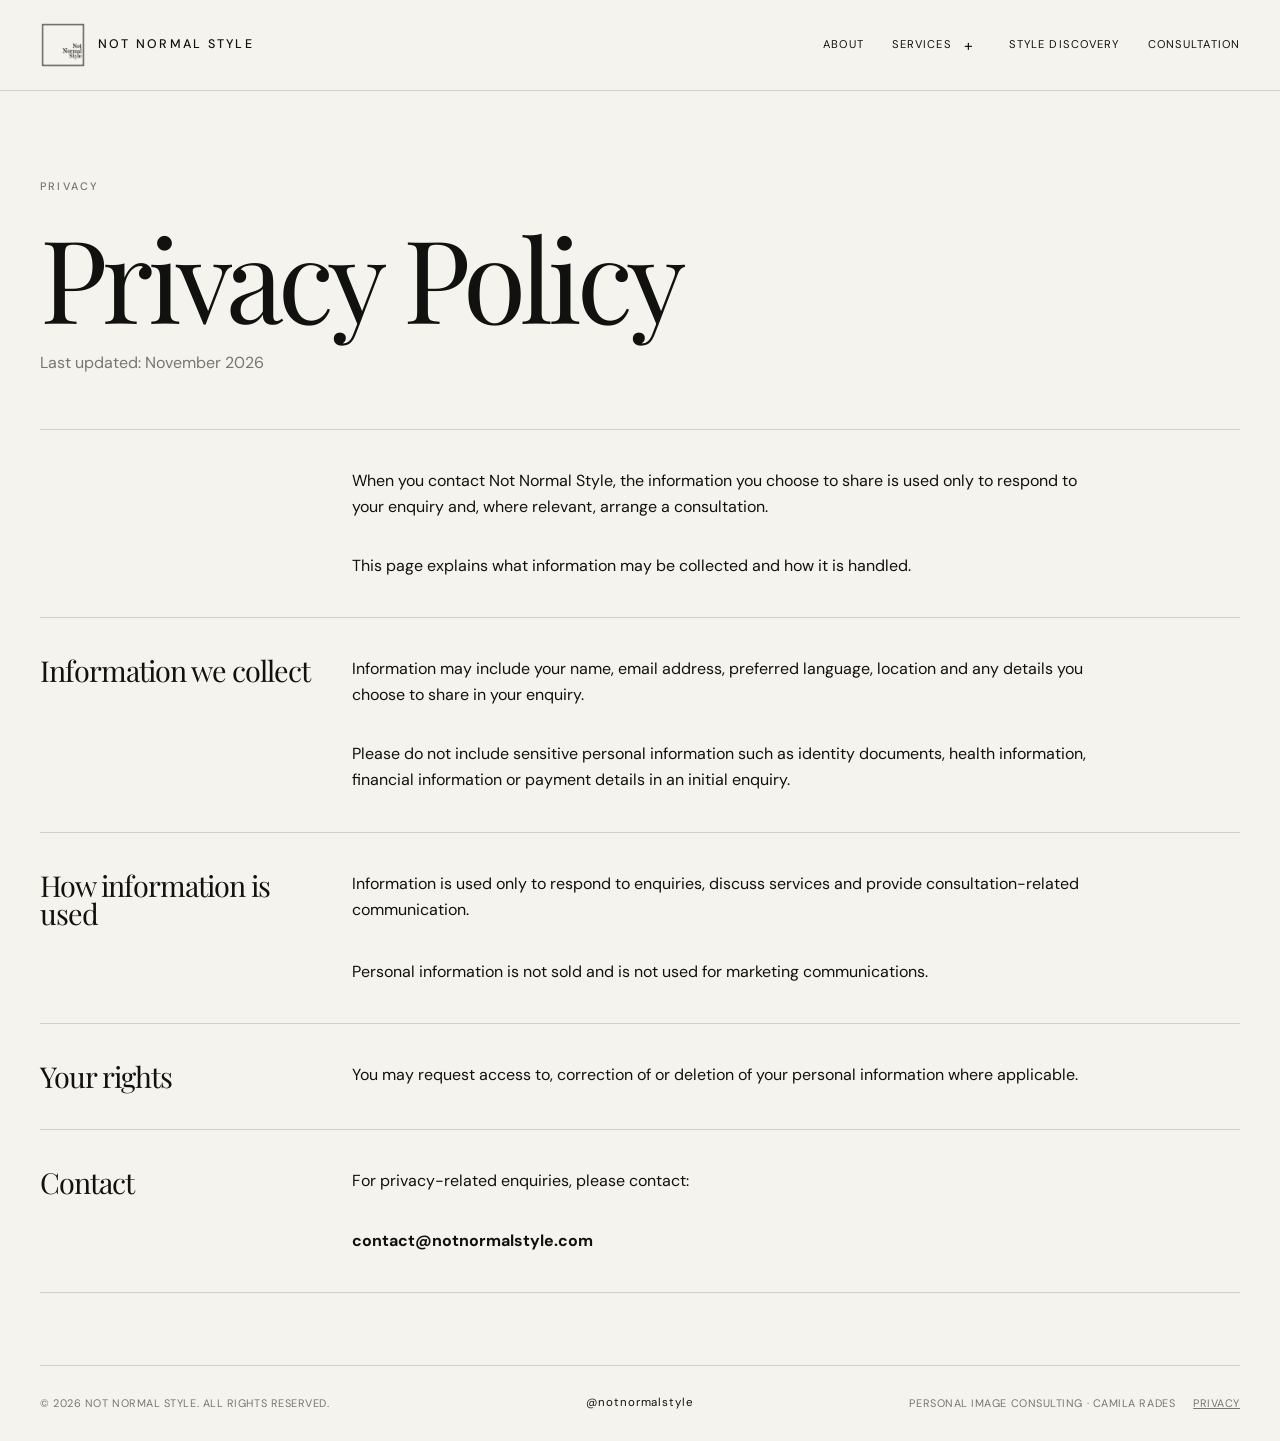
<file: privacy.html>
<!DOCTYPE html>
<html lang="en">
<head>
  <meta charset="UTF-8">
  <meta name="viewport" content="width=device-width, initial-scale=1.0">
  <!-- SEO foundation -->
  <title>Privacy Policy | Not Normal Style</title>
  <meta name="description" content="Learn how Not Normal Style collects, uses and protects the information submitted through consultation enquiries.">
  <meta name="robots" content="index, follow, max-image-preview:large">
  <link rel="canonical" href="https://notnormalstyle.com/privacy.html">
  <meta property="og:type" content="website">
  <meta property="og:site_name" content="Not Normal Style">
  <meta property="og:title" content="Privacy Policy | Not Normal Style">
  <meta property="og:description" content="Learn how Not Normal Style collects, uses and protects the information submitted through consultation enquiries.">
  <meta property="og:image" content="https://notnormalstyle.com/images/og-image.png">
  <meta property="og:image:width" content="1200">
  <meta property="og:image:height" content="630">
  <meta property="og:image:type" content="image/png">
  <meta property="og:image:alt" content="Not Normal Style, Personal Image Consulting by Camila Rades">
  <meta property="og:url" content="https://notnormalstyle.com/privacy.html">
  <meta name="twitter:card" content="summary_large_image">
  <meta name="twitter:title" content="Privacy Policy | Not Normal Style">
  <meta name="twitter:description" content="Learn how Not Normal Style collects, uses and protects the information submitted through consultation enquiries.">
  <meta name="twitter:image" content="https://notnormalstyle.com/images/og-image.png">
  <!-- /SEO foundation -->
<link rel="stylesheet" href="css/styles.css">

<link rel="icon" href="/favicon.ico" sizes="any">
<link rel="icon" type="image/png" sizes="32x32" href="/favicon-32x32.png">
  <!-- Google Search favicon enhancement -->
  <link rel="icon" type="image/png" sizes="180x180" href="/apple-touch-icon.png">
<link rel="apple-touch-icon" href="/apple-touch-icon.png">
<link rel="manifest" href="/site.webmanifest">
  <link rel="stylesheet" href="css/layout-system.css">
</head>
<body class="privacy-page">
  <header class="site-header">
    <a class="site-brand" href="index.html" aria-label="Not Normal Style home">
      <img class="site-brand-logo" src="images/not-normal-style-logo-cropped.png" alt="" width="420" height="420" decoding="async">
      <span class="site-brand-name">NOT NORMAL STYLE</span>
    </a>
    <button class="menu-button" type="button" aria-expanded="false" aria-controls="main-navigation">Menu</button>
    <nav id="main-navigation" aria-label="Main navigation">
      <a href="about.html">About</a>
      <div class="nav-submenu">
        <div class="nav-submenu-topline">
          <a href="services.html">Services</a>
          <button class="submenu-button" type="button" aria-expanded="false" aria-controls="services-submenu" aria-label="Show service categories">+</button>
        </div>
        <div class="submenu" id="services-submenu">
          <a href="services.html#signature">The Signature Experience</a>
          <a href="services.html#discover">Discover Your Style</a>
          <a href="services.html#wardrobe">Your Wardrobe, Redefined</a>
          <a href="services.html#shopping">Shopping &amp; Special Experiences</a>
          <a href="services.html#occasions">Special Occasions</a>
          <a href="services.html#corporate">Corporate &amp; Professional Image</a>
        </div>
      </div>
            <a href="style-quiz.html">Style Discovery</a>
<a href="consultation.html">Consultation</a>
    </nav>
  </header>
  <main>
    
<article class="legal-page">

  <header class="legal-hero">
    <p class="eyebrow">Privacy</p>

    <h1>Privacy Policy</h1>

    <p>Last updated: November 2026</p>
  </header>

  <section>
    <p>
      When you contact Not Normal Style, the information you choose to share
      is used only to respond to your enquiry and, where relevant,
      arrange a consultation.
    </p>

    <p>
      This page explains what information may be collected and how it is handled.
    </p>
  </section>

  <section>
    <h2>Information we collect</h2>

    <p>
      Information may include your name, email address, preferred
      language, location and any details you choose to share in your
      enquiry.
    </p>

    <p>
      Please do not include sensitive personal information such as
      identity documents, health information, financial information
      or payment details in an initial enquiry.
    </p>
  </section>

  <section>
    <h2>How information is used</h2>

    <p>
      Information is used only to respond to enquiries, discuss
      services and provide consultation-related communication.
    </p>

    <p>
      Personal information is not sold and is not used for marketing
      communications.
    </p>
  </section>

  <section>
    <h2>Your rights</h2>

    <p>
      You may request access to, correction of or deletion of your
      personal information where applicable.
    </p>
  </section>

  <section>
    <h2>Contact</h2>

    <p>
      For privacy-related enquiries, please contact:
    </p>

    <p>
      <strong>contact@notnormalstyle.com</strong>
    </p>
  </section>

</article>

  </main>
  <footer>
    <div class="footer-left">
      <p>© <span id="current-year"></span> Not Normal Style. All rights reserved.</p>
    </div>
    
<div class="footer-social" aria-label="Social media">
  <a href="https://www.instagram.com/notnormalstyle/"
     target="_blank"
     rel="noopener noreferrer"
     aria-label="Instagram">
     @notnormalstyle
  </a>
</div>

    <div class="footer-right">
      <p>Personal Image Consulting · Camila Rades</p>
<a class="footer-link" href="privacy.html">
  Privacy
</a>

    </div>
  </footer>
  <script src="js/main.js"></script>
</body>
</html>
</file>
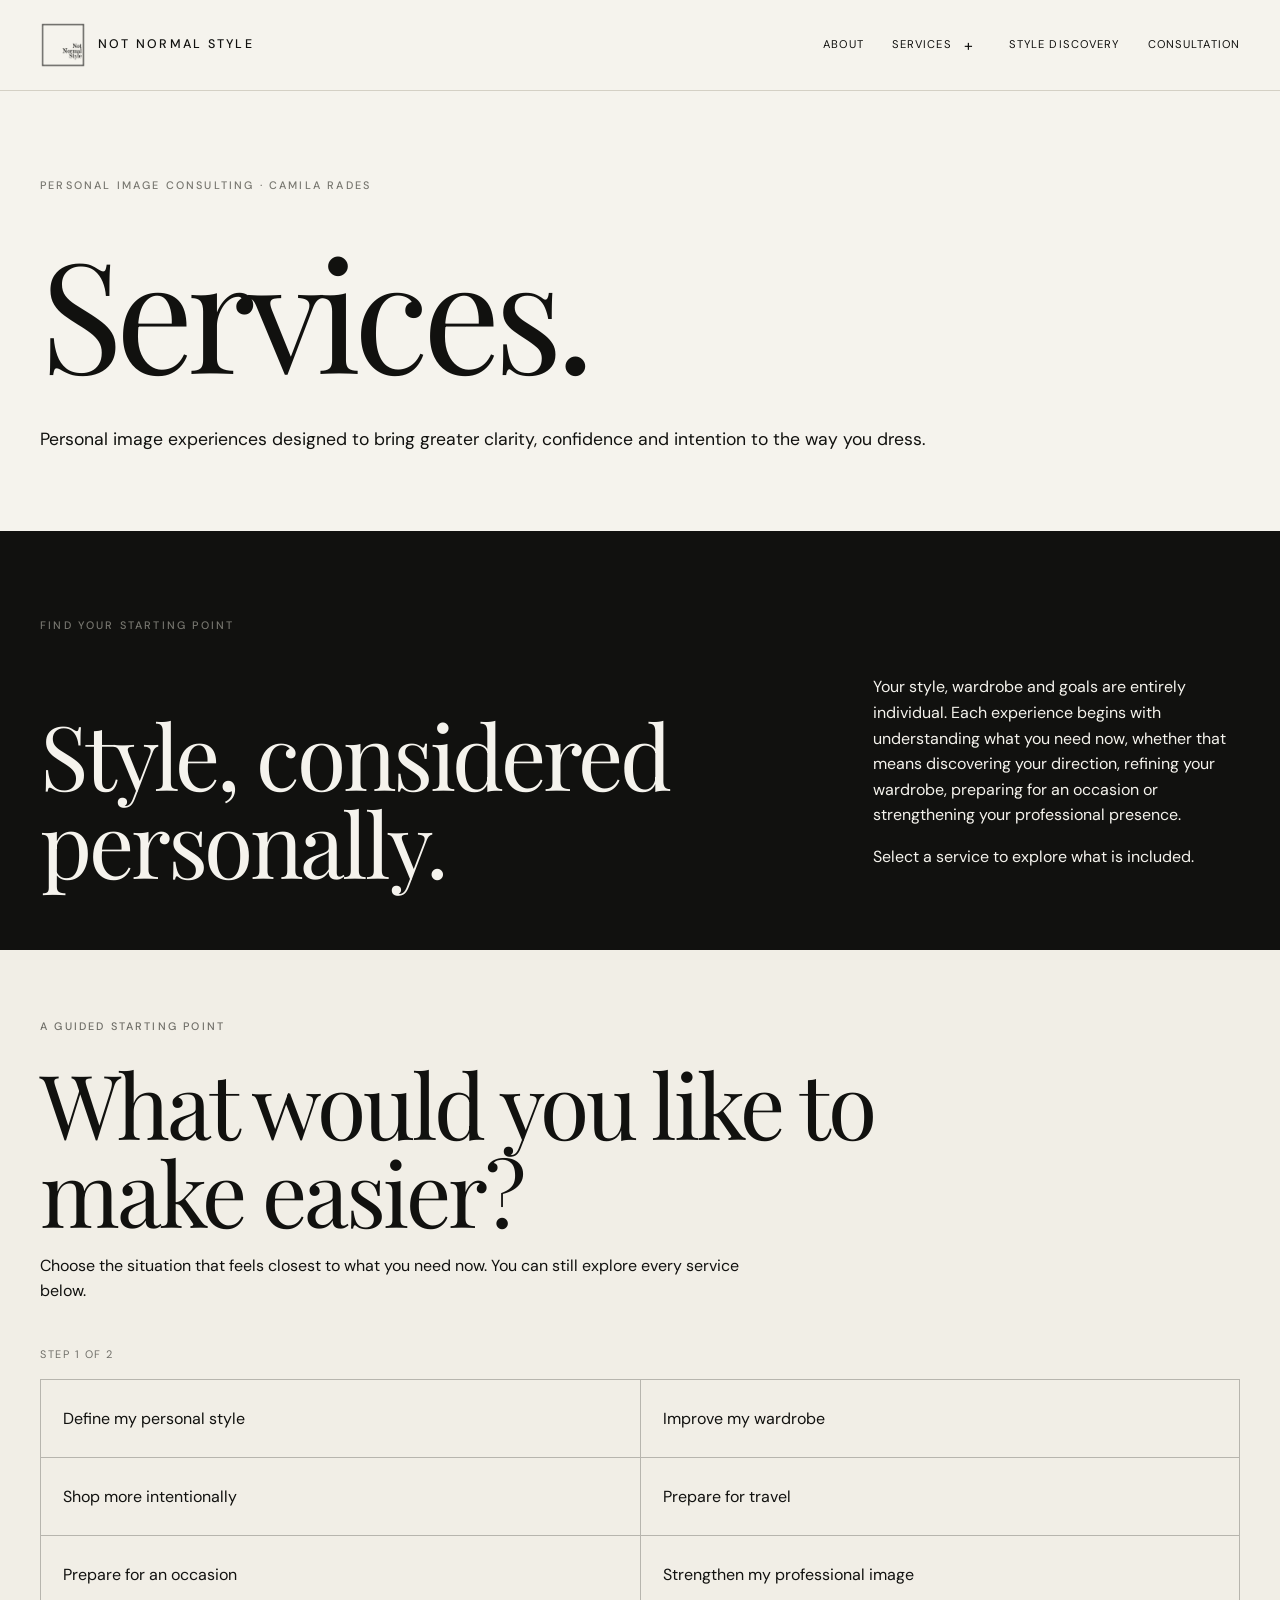
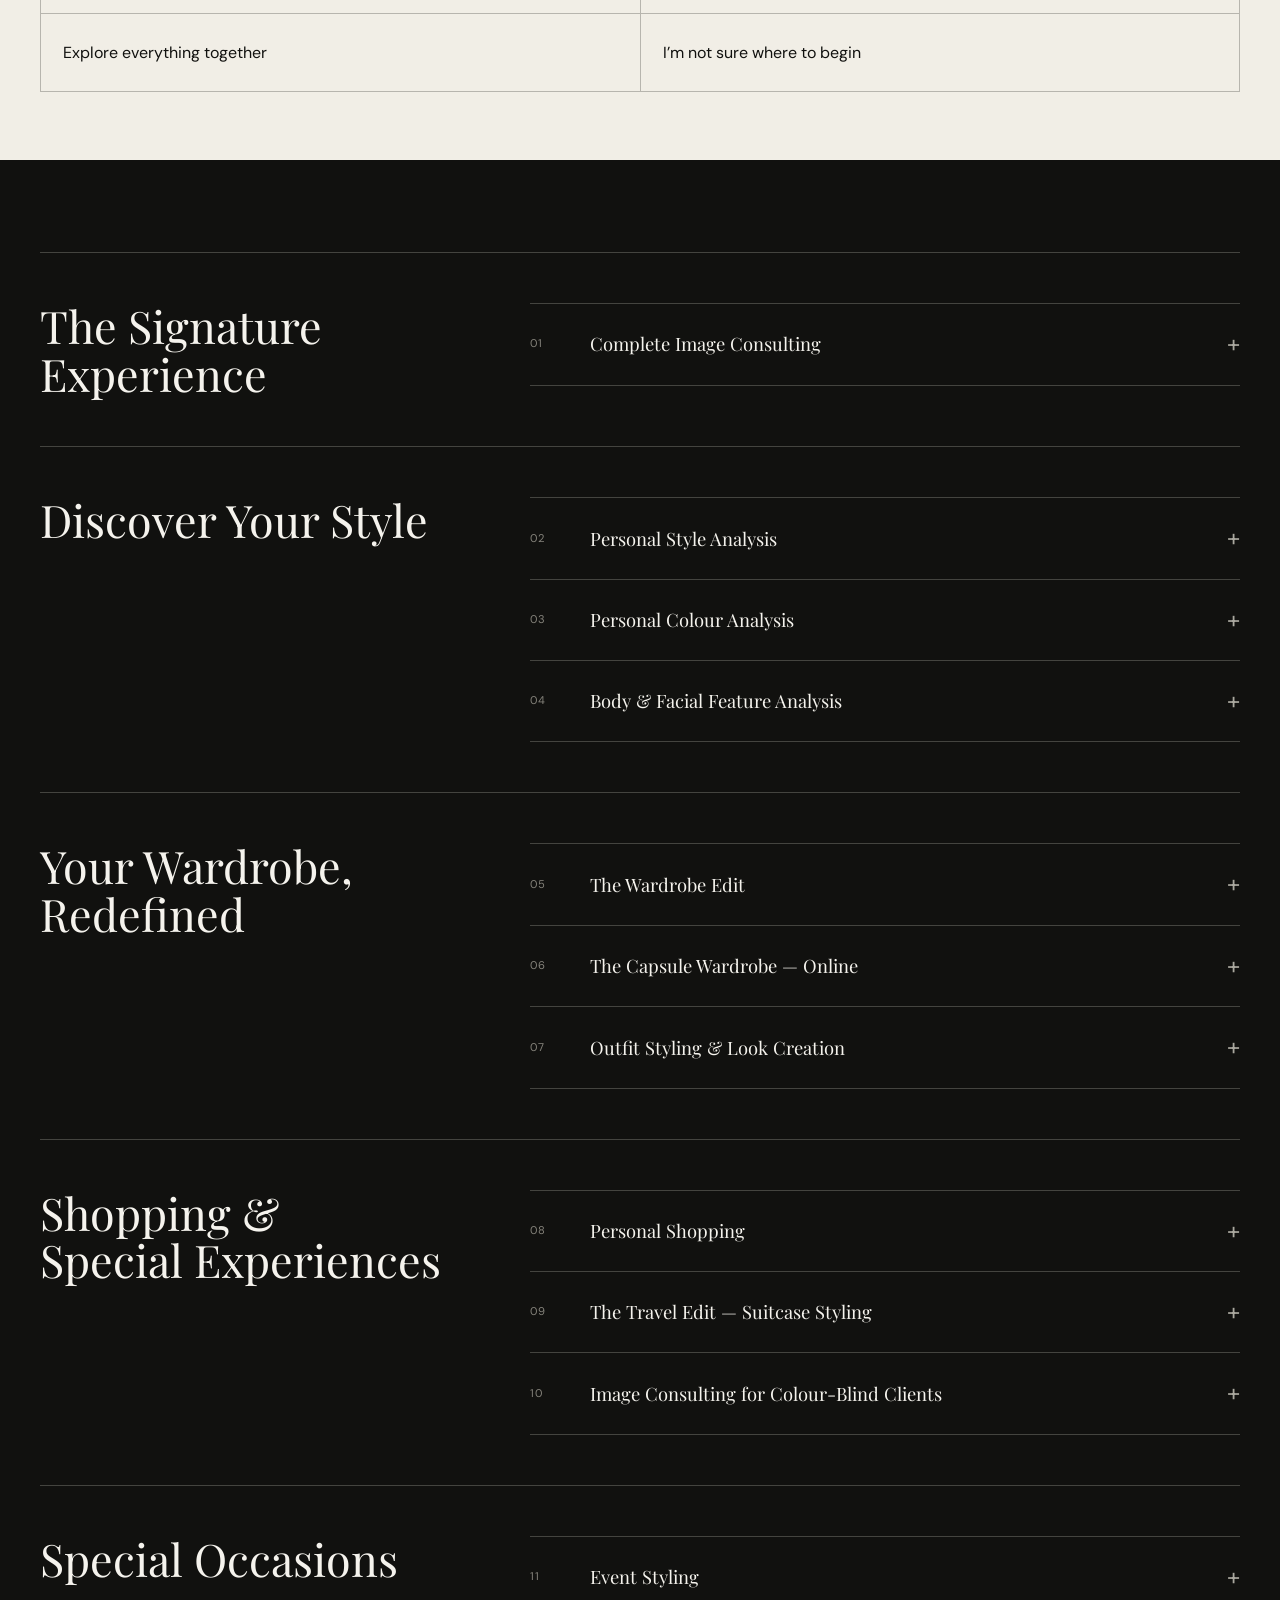
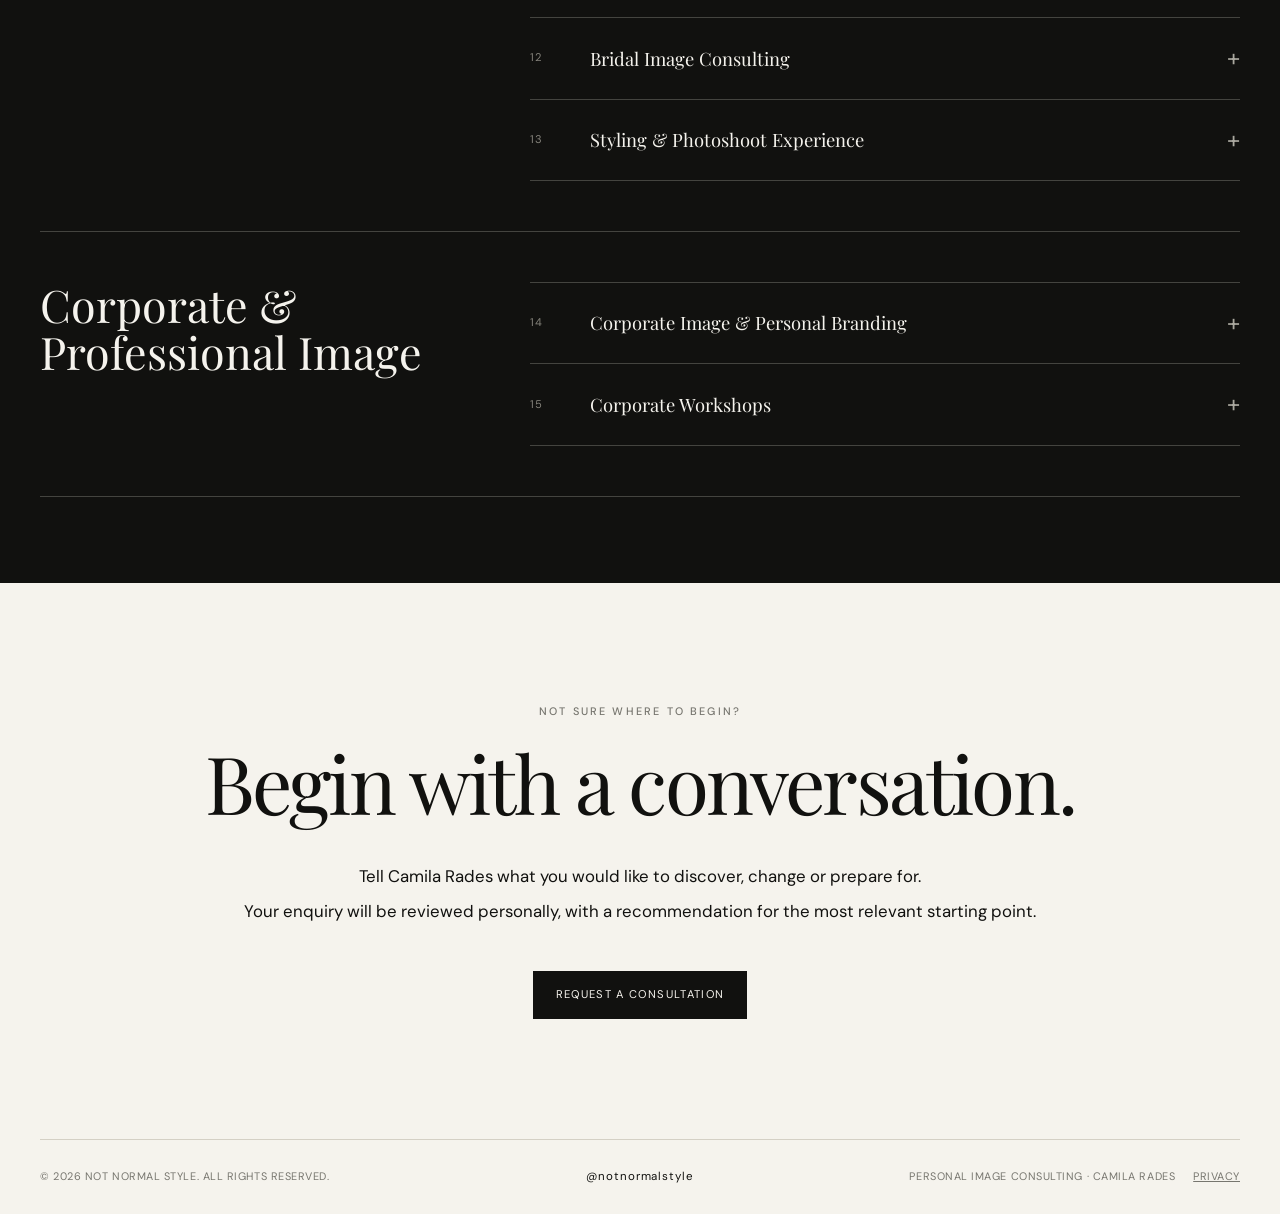
<file: services.html>
<!DOCTYPE html>
<html lang="en">
<head>
  <meta charset="UTF-8">
  <meta name="viewport" content="width=device-width, initial-scale=1.0">
  <!-- SEO foundation -->
  <title>Personal Styling &amp; Image Consulting Services | Not Normal Style</title>
  <meta name="description" content="Explore personal style, colour, wardrobe, shopping, occasion and professional image consulting services by Camila Rades.">
  <meta name="robots" content="index, follow, max-image-preview:large">
  <link rel="canonical" href="https://notnormalstyle.com/services.html">
  <meta property="og:type" content="website">
  <meta property="og:site_name" content="Not Normal Style">
  <meta property="og:title" content="Personal Styling &amp; Image Consulting Services | Not Normal Style">
  <meta property="og:description" content="Explore personal style, colour, wardrobe, shopping, occasion and professional image consulting services by Camila Rades.">
  <meta property="og:image" content="https://notnormalstyle.com/images/og-image.png">
  <meta property="og:image:width" content="1200">
  <meta property="og:image:height" content="630">
  <meta property="og:image:type" content="image/png">
  <meta property="og:image:alt" content="Not Normal Style, Personal Image Consulting by Camila Rades">
  <meta property="og:url" content="https://notnormalstyle.com/services.html">
  <meta name="twitter:card" content="summary_large_image">
  <meta name="twitter:title" content="Personal Styling &amp; Image Consulting Services | Not Normal Style">
  <meta name="twitter:description" content="Explore personal style, colour, wardrobe, shopping, occasion and professional image consulting services by Camila Rades.">
  <meta name="twitter:image" content="https://notnormalstyle.com/images/og-image.png">
  <!-- /SEO foundation -->
<link rel="stylesheet" href="css/styles.css">
  <link rel="stylesheet" href="css/service-navigator.css">

<link rel="icon" href="/favicon.ico" sizes="any">
<link rel="icon" type="image/png" sizes="32x32" href="/favicon-32x32.png">
  <!-- Google Search favicon enhancement -->
  <link rel="icon" type="image/png" sizes="180x180" href="/apple-touch-icon.png">
<link rel="apple-touch-icon" href="/apple-touch-icon.png">
<link rel="manifest" href="/site.webmanifest">
  <link rel="stylesheet" href="css/layout-system.css">
</head>
<body class="services-page">
  <header class="site-header">
    <a class="site-brand" href="index.html" aria-label="Not Normal Style home">
      <img class="site-brand-logo" src="images/not-normal-style-logo-cropped.png" alt="" width="420" height="420" decoding="async">
      <span class="site-brand-name">NOT NORMAL STYLE</span>
    </a>
    <button class="menu-button" type="button" aria-expanded="false" aria-controls="main-navigation">Menu</button>
    <nav id="main-navigation" aria-label="Main navigation">
      <a href="about.html">About</a>
      <div class="nav-submenu">
        <div class="nav-submenu-topline">
          <a href="services.html">Services</a>
          <button class="submenu-button" type="button" aria-expanded="false" aria-controls="services-submenu" aria-label="Show service categories">+</button>
        </div>
        <div class="submenu" id="services-submenu">
          <a href="services.html#signature">The Signature Experience</a>
          <a href="services.html#discover">Discover Your Style</a>
          <a href="services.html#wardrobe">Your Wardrobe, Redefined</a>
          <a href="services.html#shopping">Shopping &amp; Special Experiences</a>
          <a href="services.html#occasions">Special Occasions</a>
          <a href="services.html#corporate">Corporate &amp; Professional Image</a>
        </div>
      </div>
            <a href="style-quiz.html">Style Discovery</a>
<a href="consultation.html">Consultation</a>
    </nav>
  </header>
  <main>
    <section class="page-hero services-page-hero">
      <p class="eyebrow">Personal Image Consulting · Camila Rades</p>
      <h1>Services.</h1>
      <p>Personal image experiences designed to bring greater clarity, confidence and intention to the way you dress.</p>
    </section>
    <section class="services-section" id="services">
<div class="section-inner">
<p class="eyebrow">Find your starting point</p>
<div class="services-intro"><h2>Style, considered personally.</h2><div class="services-intro-copy"><p>Your style, wardrobe and goals are entirely individual. Each experience begins with understanding what you need now, whether that means discovering your direction, refining your wardrobe, preparing for an occasion or strengthening your professional presence.</p><p>Select a service to explore what is included.</p></div></div>


<!-- Service navigator -->
<section class="service-navigator" id="service-navigator" aria-labelledby="service-navigator-title">
  <div class="service-navigator__heading">
    <p class="eyebrow">A guided starting point</p>
    <h2 id="service-navigator-title">What would you like to make easier?</h2>
    <p>Choose the situation that feels closest to what you need now. You can still explore every service below.</p>
  </div>

  <div class="service-navigator__step" id="service-navigator-step-one">
    <p class="service-navigator__step-label">Step 1 of 2</p>
    <div class="service-navigator__choices" role="group" aria-label="Choose your main goal">
      <button type="button" data-path="style">Define my personal style</button>
      <button type="button" data-path="wardrobe">Improve my wardrobe</button>
      <button type="button" data-service="Personal Shopping">Shop more intentionally</button>
      <button type="button" data-service="The Travel Edit — Suitcase Styling">Prepare for travel</button>
      <button type="button" data-path="occasion">Prepare for an occasion</button>
      <button type="button" data-path="professional">Strengthen my professional image</button>
      <button type="button" data-service="Complete Image Consulting">Explore everything together</button>
      <button type="button" data-service="consultation">I’m not sure where to begin</button>
    </div>
  </div>

  <div class="service-navigator__step" id="service-navigator-step-two" hidden>
    <div class="service-navigator__step-topline">
      <p class="service-navigator__step-label">Step 2 of 2</p>
      <button class="service-navigator__back" type="button">Back</button>
    </div>
    <h3 id="service-navigator-refine-title"></h3>
    <div class="service-navigator__choices" id="service-navigator-refine" role="group" aria-labelledby="service-navigator-refine-title"></div>
  </div>

  <div class="service-navigator__result" id="service-navigator-result" hidden tabindex="-1" aria-live="polite">
    <p class="service-navigator__step-label">Recommended starting point</p>
    <h3 id="service-navigator-result-title"></h3>
    <p id="service-navigator-result-copy"></p>
    <div class="service-navigator__actions">
      <button class="button" id="service-navigator-view" type="button">View service details</button>
      <a class="button button-dark" id="service-navigator-consult" href="consultation.html">Discuss this service</a>
    </div>
    <button class="service-navigator__restart" id="service-navigator-restart" type="button">Choose a different starting point</button>
  </div>
</section>

<div class="service-groups"><section class="service-group" id="signature" aria-labelledby="group-1">
<header class="service-group-heading"><h3 id="group-1"><span>The Signature</span><span>Experience</span></h3></header>
<div><details class="service-item">
<summary><span>01</span><strong>Complete Image Consulting</strong><span class="service-toggle" aria-hidden="true">+</span></summary>
<div class="service-content"><p class="service-lead">A complete exploration of your image, bringing style, colour, proportion and wardrobe together into one clear and confident direction.</p><h4>Includes</h4><ul><li>Personal style analysis</li><li>Body shape and proportion analysis</li><li>Facial feature analysis</li><li>Personal colour analysis</li><li>Wardrobe optimisation</li><li>Outfit creation</li><li>Strategic shopping direction</li><li>Bespoke digital style dossier with analyses, photographs and recommendations</li></ul><p class="service-note"><strong>Format:</strong> Online or in person.</p></div>
</details></div>
</section><section class="service-group" id="discover" aria-labelledby="group-2">
<header class="service-group-heading"><h3 id="group-2">Discover Your Style</h3></header>
<div><details class="service-item">
<summary><span>02</span><strong>Personal Style Analysis</strong><span class="service-toggle" aria-hidden="true">+</span></summary>
<div class="service-content"><p class="service-lead">Define the visual language that feels most like you and learn how to express it consistently through clothing, accessories and styling.</p><h4>Includes</h4><ul><li>Personal style questionnaire</li><li>Identification of dominant style characteristics</li><li>Style references and inspiration</li><li>Recommendations for clothing, accessories and styling</li><li>Digital style guide</li></ul><p class="service-note"><strong>Format:</strong> Online or in person.</p></div>
</details><details class="service-item">
<summary><span>03</span><strong>Personal Colour Analysis</strong><span class="service-toggle" aria-hidden="true">+</span></summary>
<div class="service-content"><p class="service-lead">Identify the colours that complement your natural characteristics and learn how to use them confidently throughout your wardrobe.</p><h4>Includes</h4><ul><li>Personal colour analysis</li><li>Identification of your colour palette</li><li>Guidance on colour combinations</li><li>Recommendations for clothing, accessories, makeup and hair colour</li><li>Digital colour guide</li></ul><p class="service-note"><strong>Format:</strong> Online or in person, with the methodology adapted to the selected format.</p></div>
</details><details class="service-item">
<summary><span>04</span><strong>Body & Facial Feature Analysis</strong><span class="service-toggle" aria-hidden="true">+</span></summary>
<div class="service-content"><p class="service-lead">Understand how proportion, silhouette and detail interact with your natural characteristics, so every styling choice feels more intentional.</p><h4>Includes</h4><ul><li>Body proportion analysis</li><li>Facial feature analysis</li><li>Recommendations for clothing silhouettes, necklines, accessories and details</li><li>Styling guidance</li></ul><p class="service-note"><strong>Also available:</strong> As part of Complete Image Consulting.</p></div>
</details></div>
</section><section class="service-group" id="wardrobe" aria-labelledby="group-3">
<header class="service-group-heading"><h3 id="group-3"><span>Your Wardrobe,</span><span>Redefined</span></h3></header>
<div><details class="service-item">
<summary><span>05</span><strong>The Wardrobe Edit</strong><span class="service-toggle" aria-hidden="true">+</span></summary>
<div class="service-content"><p class="service-lead">See your existing wardrobe with greater clarity, uncover new outfit possibilities and identify what is genuinely missing.</p><h4>Includes</h4><ul><li>Wardrobe review</li><li>Identification of key pieces</li><li>Recommendations on what to keep, reconsider or replace</li><li>Identification of wardrobe gaps</li><li>New outfit combinations</li><li>Wardrobe recommendations</li></ul><p class="service-note"><strong>Format:</strong> Online or in person.</p></div>
</details><details class="service-item">
<summary><span>06</span><strong>The Capsule Wardrobe — Online</strong><span class="service-toggle" aria-hidden="true">+</span></summary>
<div class="service-content"><p class="service-lead">Build a focused, versatile wardrobe in which every piece supports your style, lifestyle and everyday needs.</p><h4>Includes</h4><ul><li>Personal style briefing</li><li>Wardrobe and lifestyle assessment</li><li>Capsule wardrobe planning</li><li>Selection of essential pieces</li><li>Colour coordination</li><li>Outfit combinations</li><li>Digital capsule wardrobe guide</li></ul><p class="service-note">Ideal for women who want a versatile wardrobe that simplifies everyday dressing.</p></div>
</details><details class="service-item">
<summary><span>07</span><strong>Outfit Styling & Look Creation</strong><span class="service-toggle" aria-hidden="true">+</span></summary>
<div class="service-content"><p class="service-lead">Transform familiar pieces into considered outfits that make your wardrobe feel fresh, relevant and easier to wear.</p><h4>Includes</h4><ul><li>Styling consultation</li><li>Outfit planning</li><li>Outfit combinations</li><li>Styling recommendations</li><li>Digital lookbook</li></ul></div>
</details></div>
</section><section class="service-group" id="shopping" aria-labelledby="group-4">
<header class="service-group-heading"><h3 id="group-4"><span>Shopping &</span><span>Special Experiences</span></h3></header>
<div><details class="service-item">
<summary><span>08</span><strong>Personal Shopping</strong><span class="service-toggle" aria-hidden="true">+</span></summary>
<div class="service-content"><p class="service-lead">Shop with a clear strategy, focusing on pieces that complement your wardrobe, support your lifestyle and earn their place.</p><h4>Includes</h4><ul><li>Shopping strategy</li><li>Identification of priority pieces</li><li>Personalised shopping recommendations</li><li>Selection of clothing and accessories</li><li>Styling and outfit coordination</li></ul><p class="service-note"><strong>Format:</strong> Online through curated links, or in person.<br><strong>Please note:</strong> Shopping expenses are separate.</p></div>
</details><details class="service-item">
<summary><span>09</span><strong>The Travel Edit — Suitcase Styling</strong><span class="service-toggle" aria-hidden="true">+</span></summary>
<div class="service-content"><p class="service-lead">Travel with a thoughtfully planned wardrobe that works across your destination, itinerary and personal style.</p><h4>Includes</h4><ul><li>Travel and destination briefing</li><li>Weather and itinerary assessment</li><li>Outfit planning</li><li>Multiple combinations using selected pieces</li><li>Packing recommendations</li><li>Digital travel lookbook</li></ul><p class="service-note">Ideal for holidays, business trips, weekend getaways and special occasions.</p></div>
</details><details class="service-item">
<summary><span>10</span><strong>Image Consulting for Colour-Blind Clients</strong><span class="service-toggle" aria-hidden="true">+</span></summary>
<div class="service-content"><p class="service-lead">Make colour coordination more practical and intuitive through accessible combinations based on contrast, texture, pattern and tonal difference.</p><h4>Includes</h4><ul><li>Personal style and wardrobe assessment</li><li>Discussion of individual colour-perception challenges</li><li>Practical colour coordination strategies</li><li>Combinations using contrast, patterns, textures and tonal differences</li><li>Digital styling guide</li></ul><p class="service-note"><strong>Please note:</strong> This styling service is not a medical assessment or diagnosis.</p></div>
</details></div>
</section><section class="service-group" id="occasions" aria-labelledby="group-5">
<header class="service-group-heading"><h3 id="group-5">Special Occasions</h3></header>
<div><details class="service-item">
<summary><span>11</span><strong>Event Styling</strong><span class="service-toggle" aria-hidden="true">+</span></summary>
<div class="service-content"><p class="service-lead">Create a complete look that reflects your personality while responding confidently to the occasion, setting and dress code.</p><h4>Includes</h4><ul><li>Event and dress-code assessment</li><li>Personal style consultation</li><li>Outfit selection</li><li>Styling and accessory recommendations</li><li>Hair and makeup inspiration</li><li>Digital event look guide</li></ul><p class="service-note"><strong>Format:</strong> Online or in person.</p></div>
</details><details class="service-item">
<summary><span>12</span><strong>Bridal Image Consulting</strong><span class="service-toggle" aria-hidden="true">+</span></summary>
<div class="service-content"><p class="service-lead">Shape a wedding image that feels coherent, personal and unmistakably yours, from silhouette and colour to accessories and finishing details.</p><h4>Includes</h4><ul><li>Bridal style consultation</li><li>Personal style and image analysis</li><li>Wedding dress silhouette guidance</li><li>Colour and accessory recommendations</li><li>Styling for the ceremony and celebration</li><li>Bridal lookbook with selected references</li></ul><p class="service-note">Additional support can include wedding-weekend styling, honeymoon planning and personal shopping.</p></div>
</details><details class="service-item">
<summary><span>13</span><strong>Styling & Photoshoot Experience</strong><span class="service-toggle" aria-hidden="true">+</span></summary>
<div class="service-content"><p class="service-lead">Prepare a visually coherent selection of looks for portraits, branding, social media or editorial photography.</p><h4>Includes</h4><ul><li>Styling consultation</li><li>Photoshoot concept and moodboard</li><li>Outfit selection</li><li>Styling and accessories</li><li>Look coordination</li><li>Digital styling guide</li></ul><p class="service-note"><strong>Please note:</strong> Photography and studio services are arranged separately unless included in the agreed package.</p></div>
</details></div>
</section><section class="service-group" id="corporate" aria-labelledby="group-6">
<header class="service-group-heading"><h3 id="group-6"><span>Corporate &</span><span>Professional Image</span></h3></header>
<div><details class="service-item">
<summary><span>14</span><strong>Corporate Image & Personal Branding</strong><span class="service-toggle" aria-hidden="true">+</span></summary>
<div class="service-content"><p class="service-lead">Align your professional appearance with the confidence, credibility and individuality you want to communicate.</p><h4>Includes</h4><ul><li>Professional image assessment</li><li>Personal style analysis</li><li>Wardrobe recommendations</li><li>Professional outfit planning</li><li>Guidance on dress codes and personal branding</li><li>Digital professional style guide</li></ul><p class="service-note">Available for professionals, executives and entrepreneurs.</p></div>
</details><details class="service-item">
<summary><span>15</span><strong>Corporate Workshops</strong><span class="service-toggle" aria-hidden="true">+</span></summary>
<div class="service-content"><p class="service-lead">Practical and engaging sessions that help teams understand professional presence, personal image and intentional workplace dressing.</p><h4>Includes</h4><ul><li>Personal Image & Professional Presence</li><li>Dress with Intention</li><li>Colour & Confidence</li><li>The Art of Business Styling</li><li>Personal Branding Through Image</li><li>Building a Functional Professional Wardrobe</li></ul><p class="service-note"><strong>Format:</strong> Online or in person, tailored to the company’s culture, objectives and audience.</p></div>
</details></div>
</section></div>

</div>
</section>
    <section class="section contact services-page-contact" id="contact">
      <p class="eyebrow">Not sure where to begin?</p>
      <h2>Begin with a conversation.</h2>
      <p class="section-copy services-contact-copy"><span class="services-contact-sentence">Tell Camila Rades what you would like to discover, change or prepare for.</span><span class="services-contact-sentence">Your enquiry will be reviewed personally, with a recommendation for the most relevant starting point.</span></p>
      <a class="button button-dark" href="consultation.html">Request a consultation</a>
    </section>
  </main>
  <footer>
    <div class="footer-left">
      <p>© <span id="current-year"></span> Not Normal Style. All rights reserved.</p>
    </div>
    
<div class="footer-social" aria-label="Social media">
  <a href="https://www.instagram.com/notnormalstyle/"
     target="_blank"
     rel="noopener noreferrer"
     aria-label="Instagram">
     @notnormalstyle
  </a>
</div>

    <div class="footer-right">
      <p>Personal Image Consulting · Camila Rades</p>
<a class="footer-link" href="privacy.html">
  Privacy
</a>

    </div>
  </footer>
  <script src="js/main.js"></script>
  <script src="js/service-navigator.js"></script>
</body>
</html>
</file>
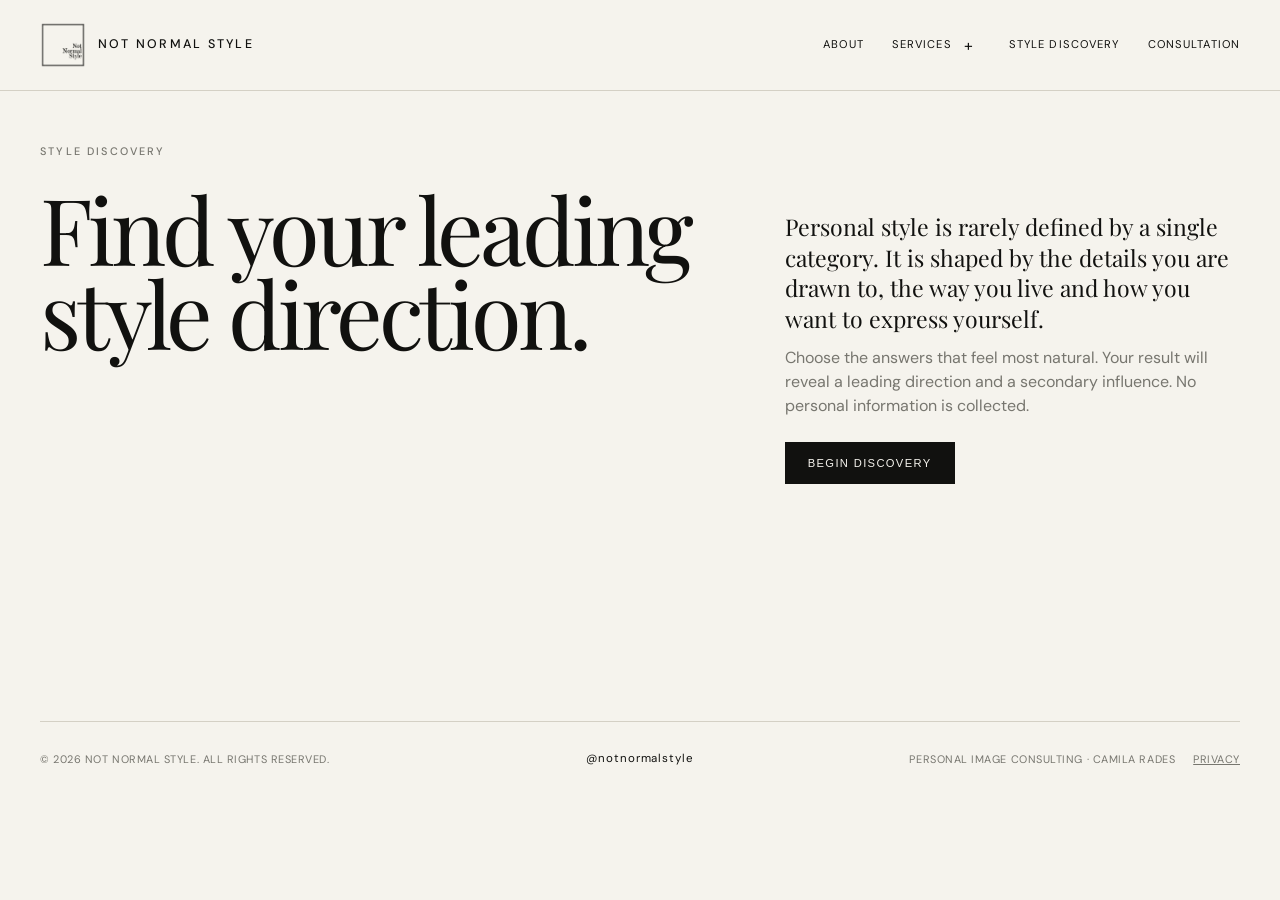
<file: style-quiz.html>
<!DOCTYPE html>
<html lang="en">
<head>
  <meta charset="UTF-8"><meta name="viewport" content="width=device-width, initial-scale=1.0">
  <!-- SEO foundation -->
  <title>Style Discovery Quiz | Not Normal Style</title>
  <meta name="description" content="Discover your leading personal style direction, secondary influence and a recommended next step with the Not Normal Style quiz.">
  <meta name="robots" content="index, follow, max-image-preview:large">
  <link rel="canonical" href="https://notnormalstyle.com/style-quiz.html">
  <meta property="og:type" content="website">
  <meta property="og:site_name" content="Not Normal Style">
  <meta property="og:title" content="Style Discovery Quiz | Not Normal Style">
  <meta property="og:description" content="Discover your leading personal style direction, secondary influence and a recommended next step with the Not Normal Style quiz.">
  <meta property="og:image" content="https://notnormalstyle.com/images/og-image.png">
  <meta property="og:image:width" content="1200">
  <meta property="og:image:height" content="630">
  <meta property="og:image:type" content="image/png">
  <meta property="og:image:alt" content="Not Normal Style, Personal Image Consulting by Camila Rades">
  <meta property="og:url" content="https://notnormalstyle.com/style-quiz.html">
  <meta name="twitter:card" content="summary_large_image">
  <meta name="twitter:title" content="Style Discovery Quiz | Not Normal Style">
  <meta name="twitter:description" content="Discover your leading personal style direction, secondary influence and a recommended next step with the Not Normal Style quiz.">
  <meta name="twitter:image" content="https://notnormalstyle.com/images/og-image.png">
  <!-- /SEO foundation -->
<link rel="stylesheet" href="css/styles.css"><link rel="stylesheet" href="css/style-quiz.css">
<link rel="icon" href="/favicon.ico" sizes="any">
  <link rel="stylesheet" href="css/layout-system.css">
  <!-- Google Search favicon enhancement -->
  <link rel="icon" type="image/png" sizes="180x180" href="/apple-touch-icon.png">
</head>
<body class="style-quiz-page">
<header class="site-header">
<a class="site-brand" href="index.html" aria-label="Not Normal Style home"><img class="site-brand-logo" src="images/not-normal-style-logo-cropped.png" alt="" width="420" height="420" decoding="async"><span class="site-brand-name">NOT NORMAL STYLE</span></a>
<button class="menu-button" type="button" aria-expanded="false" aria-controls="main-navigation">Menu</button>
<nav id="main-navigation" aria-label="Main navigation"><a href="about.html">About</a><div class="nav-submenu"><div class="nav-submenu-topline"><a href="services.html">Services</a><button class="submenu-button" type="button" aria-expanded="false" aria-controls="services-submenu" aria-label="Show service categories">+</button></div><div class="submenu" id="services-submenu"><a href="services.html#signature">The Signature Experience</a><a href="services.html#discover">Discover Your Style</a><a href="services.html#wardrobe">Your Wardrobe, Redefined</a><a href="services.html#shopping">Shopping &amp; Special Experiences</a><a href="services.html#occasions">Special Occasions</a><a href="services.html#corporate">Corporate &amp; Professional Image</a></div></div><a href="style-quiz.html">Style Discovery</a>
<a href="consultation.html">Consultation</a></nav>
</header>
<main>
<section class="quiz-intro" id="quiz-intro"><p class="eyebrow">Style Discovery</p><h1>Find your leading style direction.</h1><p class="quiz-intro-copy">Personal style is rarely defined by a single category. It is shaped by the details you are drawn to, the way you live and how you want to express yourself.</p><p class="quiz-intro-note">Choose the answers that feel most natural. Your result will reveal a leading direction and a secondary influence. No personal information is collected.</p><button class="button button-dark" id="start-quiz" type="button">Begin discovery</button></section>
<section class="quiz-shell" id="quiz-shell" hidden><div class="quiz-progress" aria-label="Quiz progress"><div class="quiz-progress-copy"><span id="progress-label">Question 1 of 9</span><span id="progress-percent">11%</span></div><div class="quiz-progress-track" aria-hidden="true"><span id="progress-bar"></span></div></div><form id="style-quiz" novalidate><div id="question-region" aria-live="polite"></div><p class="quiz-error" id="quiz-error" role="alert"></p><div class="quiz-controls"><button class="button" id="previous-question" type="button">Previous</button><button class="button button-dark" id="next-question" type="button">Next</button></div></form></section>
<section class="quiz-result" id="quiz-result" hidden tabindex="-1" aria-labelledby="result-title"><p class="eyebrow">Your Style Discovery</p><p class="result-kicker">Your leading direction</p><h2 id="result-title"></h2><p class="result-summary" id="result-summary"></p><div class="result-grid"><article><p class="result-label">Secondary influence</p><h2 id="secondary-title"></h2><p id="secondary-summary"></p></article><article><p class="result-label">Your defining qualities</p><ul id="result-qualities"></ul></article></div><div class="result-guidance"><h2>How to explore this direction</h2><p id="result-guidance"></p></div><div class="result-service"><p class="result-label">Recommended next step</p><h2 id="service-title"></h2><p id="service-summary"></p><a class="button button-dark" id="consultation-link" href="consultation.html">Continue to consultation</a></div><p class="result-disclaimer">This discovery is an introduction, not a fixed definition of your personal style. Your lifestyle, preferences, proportions, colouring and goals all contribute to a more complete direction.</p><button class="text-button" id="restart-quiz" type="button">Start again</button></section>
</main>
<footer><div class="footer-left"><p>© <span id="current-year"></span> Not Normal Style. All rights reserved.</p></div><div class="footer-social" aria-label="Social media"><a href="https://www.instagram.com/notnormalstyle/" target="_blank" rel="noopener noreferrer" aria-label="Instagram">@notnormalstyle</a></div><div class="footer-right"><p>Personal Image Consulting · Camila&nbsp;Rades</p><a class="footer-link" href="privacy.html">Privacy</a></div></footer>
<script src="js/main.js"></script><script src="js/style-quiz.js"></script>
</body></html>
</file>
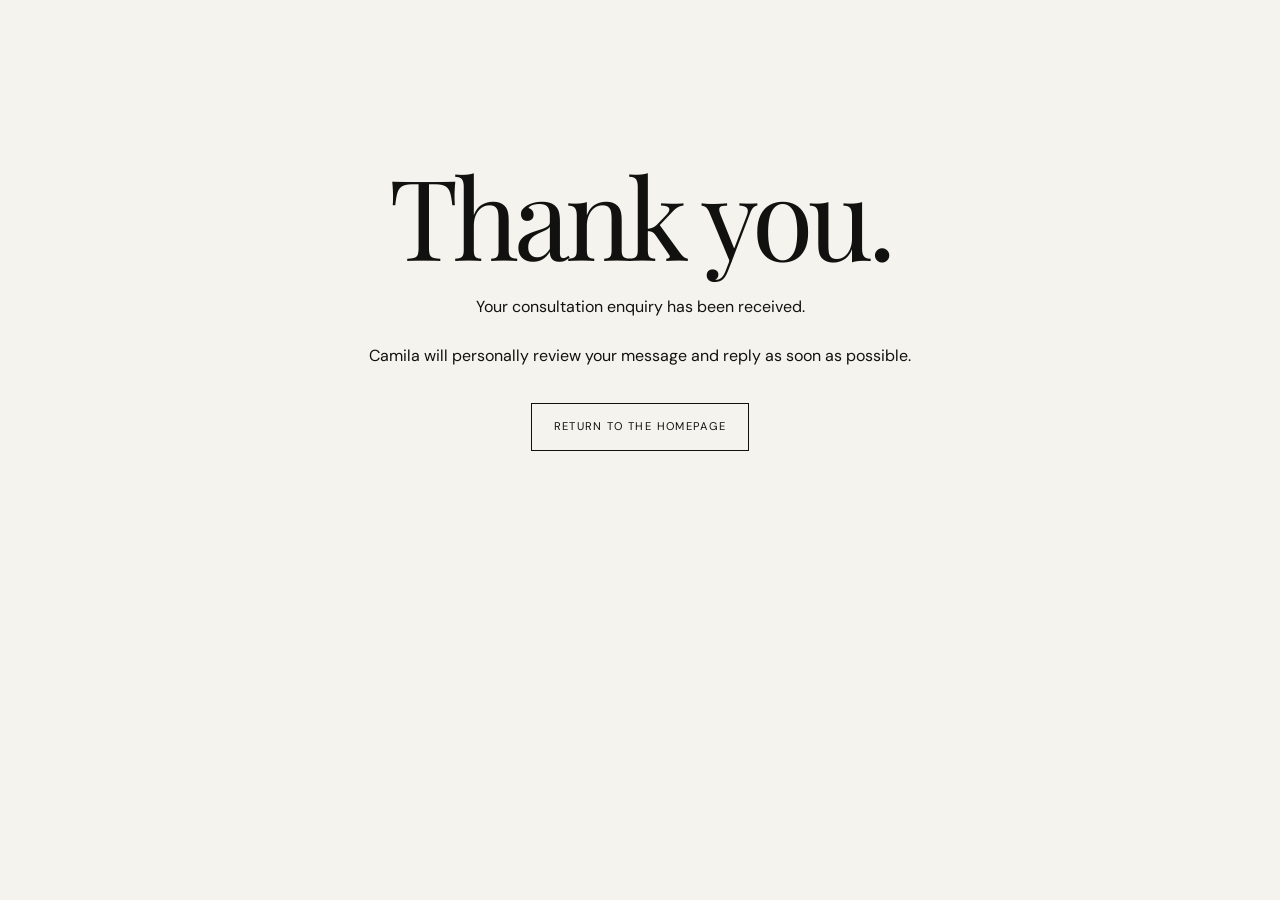
<file: thank-you.html>
<!DOCTYPE html>
<html lang="en">
<head>
  <meta charset="UTF-8">
<meta name="viewport" content="width=device-width, initial-scale=1.0">
  <!-- SEO foundation -->
  <title>Thank You | Not Normal Style</title>
  <meta name="description" content="Thank you for contacting Not Normal Style.">
  <meta name="robots" content="noindex, follow">
  <link rel="canonical" href="https://notnormalstyle.com/thank-you.html">
  <meta property="og:type" content="website">
  <meta property="og:site_name" content="Not Normal Style">
  <meta property="og:title" content="Thank You | Not Normal Style">
  <meta property="og:description" content="Thank you for contacting Not Normal Style.">
  <meta property="og:image" content="https://notnormalstyle.com/images/og-image.png">
  <meta property="og:image:width" content="1200">
  <meta property="og:image:height" content="630">
  <meta property="og:image:type" content="image/png">
  <meta property="og:image:alt" content="Not Normal Style, Personal Image Consulting by Camila Rades">
  <meta property="og:url" content="https://notnormalstyle.com/thank-you.html">
  <meta name="twitter:card" content="summary_large_image">
  <meta name="twitter:title" content="Thank You | Not Normal Style">
  <meta name="twitter:description" content="Thank you for contacting Not Normal Style.">
  <meta name="twitter:image" content="https://notnormalstyle.com/images/og-image.png">
  <!-- /SEO foundation -->
<link rel="stylesheet" href="css/styles.css">

<link rel="icon" href="/favicon.ico" sizes="any">
<link rel="icon" type="image/png" sizes="32x32" href="/favicon-32x32.png">
  <!-- Google Search favicon enhancement -->
  <link rel="icon" type="image/png" sizes="180x180" href="/apple-touch-icon.png">
<link rel="apple-touch-icon" href="/apple-touch-icon.png">
  <link rel="stylesheet" href="css/layout-system.css">
</head>

<body class="thank-you-page">
<main>
<h1>Thank you.</h1>

<p>
Your consultation enquiry has been received.
</p>

<p>
Camila will personally review your message and reply as soon as possible.
</p>

<p>
<a href="index.html">Return to the homepage</a>
</p>
</main>
</body>
</html>
</file>
<file: css/styles.css>
@import url('https://fonts.googleapis.com/css2?family=DM+Sans:wght@300;400;500&family=Playfair+Display:ital,wght@0,400;1,400&display=swap');

:root {
  --black: #11110f;
  --white: #f5f3ed;
  --paper: #ebe8df;
  --grey: #77766f;
  --line: #d4d0c5;
  --content-width: 1200px;
}

* { box-sizing: border-box; }
html { scroll-behavior: smooth; }
body { margin: 0; color: var(--black); background: var(--white); font-family: "DM Sans", Arial, sans-serif; line-height: 1.6; }
a { color: inherit; }

.site-header { position: sticky; top: 0; z-index: 10; display: flex; align-items: center; justify-content: space-between; width: 100%; padding: 22px max(24px, calc((100% - var(--content-width)) / 2)); border-bottom: 1px solid var(--line); background: rgba(245,243,237,.94); backdrop-filter: blur(12px); }
.logo { font-size: .78rem; font-weight: 500; letter-spacing: .18em; text-decoration: none; }
nav { display: flex; gap: 28px; }
nav a, .menu-button { font: inherit; font-size: .7rem; letter-spacing: .1em; text-decoration: none; text-transform: uppercase; }
nav a:hover, nav a:focus-visible, .text-link:hover, .text-link:focus-visible { text-decoration: underline; text-underline-offset: 6px; }
.menu-button { display: none; border: 0; padding: 0; color: inherit; background: none; cursor: pointer; }

.hero, .section { width: min(100% - 48px, var(--content-width)); margin: 0 auto; padding: 120px 0; }
.hero { min-height: calc(100vh - 70px); display: flex; flex-direction: column; justify-content: center; }
.eyebrow { margin: 0 0 24px; color: var(--grey); font-size: .68rem; font-weight: 500; letter-spacing: .2em; text-transform: uppercase; }
h1, h2 { max-width: 950px; margin: 0; font-family: "Playfair Display", Georgia, serif; font-weight: 400; line-height: .98; }
h1 { font-size: clamp(4rem, 11vw, 9rem); letter-spacing: -.045em; }
h2 { font-size: clamp(3rem, 7vw, 6rem); letter-spacing: -.035em; }
h3 { margin: 14px 0; font-family: "Playfair Display", Georgia, serif; font-size: 1.75rem; font-weight: 400; }
.introduction, .section-copy { max-width: 620px; margin: 36px 0; font-size: 1.05rem; }
.button { align-self: flex-start; display: inline-block; padding: 14px 22px; border: 1px solid var(--black); font-size: .7rem; letter-spacing: .12em; text-decoration: none; text-transform: uppercase; transition: background 180ms ease, color 180ms ease; }
.button:hover, .button:focus-visible { color: var(--white); background: var(--black); }
.split-section { display: grid; grid-template-columns: 1.4fr .6fr; gap: 80px; align-items: end; }

.section-dark, .investment { width: 100%; color: var(--white); background: var(--black); }
.section-inner { width: min(100% - 48px, var(--content-width)); margin: 0 auto; padding: 120px 0; }
.section-dark .eyebrow, .investment .eyebrow { color: #aaa89f; }
.services-grid { display: grid; grid-template-columns: repeat(2, 1fr); margin-top: 72px; border-top: 1px solid #44443f; }
.services-grid article { padding: 42px 42px 42px 0; border-bottom: 1px solid #44443f; }
.services-grid article:nth-child(even) { padding-left: 42px; border-left: 1px solid #44443f; }
.services-grid article p:last-child { max-width: 480px; color: #bcbab1; }
.service-number, .process-grid span { color: #8f8d85; font-size: .7rem; letter-spacing: .15em; }

.process-grid { display: grid; grid-template-columns: repeat(3, 1fr); gap: 40px; margin-top: 72px; border-top: 1px solid var(--line); }
.process-grid article { padding-top: 32px; }
.process-grid p { color: var(--grey); }
.investment { background: #25241f; }
.investment-inner { display: grid; grid-template-columns: 1fr 1fr; gap: 90px; align-items: start; }
.investment-inner p { color: #c4c1b8; }
.investment-inner .large-copy { margin-top: 0; color: var(--white); font-family: "Playfair Display", Georgia, serif; font-size: 2rem; line-height: 1.25; }
.text-link { display: inline-block; margin-top: 28px; font-size: .72rem; letter-spacing: .12em; text-transform: uppercase; }

.contact { text-align: center; }
.contact h2, .contact .section-copy { margin-right: auto; margin-left: auto; }
.contact .button { align-self: auto; }
.button-dark { color: var(--white); background: var(--black); }
.button-dark:hover, .button-dark:focus-visible { color: var(--black); background: transparent; }
.placeholder-note { margin-top: 18px; color: var(--grey); font-size: .72rem; }
footer { display: flex; justify-content: space-between; width: min(100% - 48px, var(--content-width)); margin: 0 auto; padding: 28px 0; border-top: 1px solid var(--line); color: var(--grey); font-size: .68rem; letter-spacing: .05em; text-transform: uppercase; }

@media (max-width: 760px) {
  .menu-button { display: block; }
  nav { position: absolute; top: 100%; right: 0; left: 0; display: none; flex-direction: column; gap: 18px; padding: 24px; border-bottom: 1px solid var(--line); background: var(--white); }
  nav.is-open { display: flex; }
  .hero, .section, .section-inner { padding-top: 80px; padding-bottom: 80px; }
  .split-section, .investment-inner { grid-template-columns: 1fr; gap: 28px; }
  .services-grid, .process-grid { grid-template-columns: 1fr; }
  .services-grid article, .services-grid article:nth-child(even) { padding: 32px 0; border-left: 0; }
  .process-grid { gap: 24px; }
  footer { flex-direction: column; }
}

@media (prefers-reduced-motion: reduce) { html { scroll-behavior: auto; } }

/*
  ==================================================
  EDITORIAL HERO WITH PHOTOGRAPH
  ==================================================

  On larger screens, the hero uses two columns:
  - the text occupies the left column;
  - Camila's photograph occupies the right column.
*/

.hero {
  display: grid;
  grid-template-columns: 1.1fr 0.9fr;
  gap: 64px;
  align-items: center;
}

/*
  Keeps the text comfortably readable.
*/
.hero-content {
  max-width: 720px;
}

/*
  Creates a tall editorial frame for the photograph.
  "overflow: hidden" hides any part extending beyond it.
*/
.hero-image {
  height: min(72vh, 780px);
  min-height: 520px;
  overflow: hidden;
  background-color: #e4e1d8;
}

/*
  Makes the image fill its frame without stretching.

  "object-fit: cover" may crop part of the photograph
  while preserving its original proportions.
*/
.hero-image img {
  display: block;
  width: 100%;
  height: 100%;
  object-fit: cover;
  object-position: center;
}

/*
  MOBILE HERO

  Below 760 pixels, the layout changes from two columns
  to one column. The text appears above the photograph.
*/
@media (max-width: 760px) {
  .hero {
    grid-template-columns: 1fr;
    gap: 48px;
  }

  .hero-image {
    height: 70vh;
    min-height: 440px;
  }
}

/* DETAILED SERVICES CATALOGUE */
.services-section { color: var(--white); background: var(--black); }
.services-intro { display:grid; grid-template-columns:1.35fr .65fr; gap:72px; align-items:end; margin-bottom:96px; }
.services-intro > p { max-width:520px; margin:0; color:#bcbab1; }
.service-groups { border-top:1px solid #44443f; }
.service-group { display:grid; grid-template-columns:minmax(190px,.45fr) 1.55fr; gap:60px; padding:72px 0; border-bottom:1px solid #44443f; }
.service-group-heading p { margin:0 0 14px; color:#85837b; font-size:.68rem; letter-spacing:.18em; }
.service-group-heading h3 { max-width:280px; margin:0; font-size:clamp(1.8rem,3vw,2.7rem); line-height:1.05; }
.service-item { border-top:1px solid #44443f; }
.service-item:last-child { border-bottom:1px solid #44443f; }
.service-item summary { display:grid; grid-template-columns:42px 1fr 28px; gap:18px; align-items:center; padding:26px 0; cursor:pointer; list-style:none; }
.service-item summary::-webkit-details-marker { display:none; }
.service-item summary:focus-visible { outline:2px solid var(--white); outline-offset:6px; }
.service-item summary > span:first-child { color:#85837b; font-size:.7rem; letter-spacing:.12em; }
.service-item summary strong { font-family:"Playfair Display",Georgia,serif; font-size:clamp(1.35rem,2.4vw,2rem); font-weight:400; line-height:1.2; }
.service-toggle { color:#aaa89f; font-size:1.5rem; text-align:right; transition:transform 180ms ease; }
.service-item[open] .service-toggle { transform:rotate(45deg); }
.service-content { max-width:760px; padding:0 28px 38px 60px; color:#c9c7bf; }
.service-lead { color:var(--white); font-family:"Playfair Display",Georgia,serif; font-size:1.35rem; line-height:1.45; }
.service-content h4 { margin:30px 0 10px; color:var(--white); font-size:.68rem; letter-spacing:.16em; text-transform:uppercase; }
.service-content ul { display:grid; grid-template-columns:repeat(2,minmax(0,1fr)); gap:8px 30px; margin:0; padding-left:18px; }
.service-note { margin-top:28px; padding-left:18px; border-left:1px solid #77756d; color:#aaa89f; font-size:.86rem; }
.services-closing { max-width:850px; padding:120px 0 20px; }
.services-closing > p:not(.eyebrow) { max-width:650px; margin:34px 0; color:#c9c7bf; }
.button-light { border-color:var(--white); color:var(--white); }
.button-light:hover,.button-light:focus-visible { color:var(--black); background:var(--white); }
@media (max-width:760px) {
 .services-intro,.service-group { grid-template-columns:1fr; gap:34px; }
 .services-intro { margin-bottom:64px; }
 .service-group { padding:54px 0; }
 .service-group-heading h3 { max-width:none; }
 .service-item summary { grid-template-columns:32px 1fr 22px; gap:10px; }
 .service-content { padding-right:0; padding-left:42px; }
 .service-content ul { grid-template-columns:1fr; }
 .services-closing { padding-top:80px; }
}


/* MULTI-PAGE NAVIGATION AND SERVICES PREVIEW */
nav { align-items: center; }
.nav-submenu { position: relative; }
.nav-submenu-topline { display: flex; align-items: center; gap: 5px; }
.submenu-button { width: 24px; height: 24px; border: 0; padding: 0; color: inherit; background: transparent; font: inherit; cursor: pointer; }
.submenu-button[aria-expanded="true"] { transform: rotate(45deg); }
.submenu { position: absolute; top: calc(100% + 20px); left: -20px; display: none; width: 300px; padding: 16px 20px; border: 1px solid var(--line); background: var(--white); box-shadow: 0 18px 40px rgba(0,0,0,.12); }
.submenu.is-open { display: grid; gap: 12px; }
.submenu a { font-size: .68rem; line-height: 1.4; }
nav a[aria-current="page"] { text-decoration: underline; text-underline-offset: 6px; }
.page-hero { width: min(100% - 48px,var(--content-width)); margin: 0 auto; padding: 110px 0 90px; }
.page-hero h1 { font-size: clamp(4.5rem,12vw,10rem); }
.page-hero > p:last-child { max-width: 620px; margin: 36px 0 0; font-size: 1.1rem; }
.services-preview { background: var(--paper); }
.preview-grid { display: grid; grid-template-columns: repeat(2,1fr); margin: 70px 0 46px; border-top: 1px solid var(--line); }
.preview-grid a { min-height: 170px; padding: 28px 32px 28px 0; border-bottom: 1px solid var(--line); text-decoration: none; }
.preview-grid a:nth-child(even) { padding-left: 32px; border-left: 1px solid var(--line); }
.preview-grid a:hover h3,.preview-grid a:focus-visible h3 { text-decoration: underline; text-underline-offset: 7px; }
.preview-grid span { color: var(--grey); font-size: .68rem; letter-spacing: .15em; }
.preview-grid h3 { max-width: 430px; }
.service-group { scroll-margin-top: 100px; }
@media (max-width:760px) {
  .nav-submenu { width: 100%; }
  .nav-submenu-topline { justify-content: flex-end; }
  .submenu { position: static; width: 100%; margin-top: 10px; padding: 14px 0; border-width: 1px 0 0; box-shadow: none; background: transparent; text-align: right; }
  .page-hero { padding: 80px 0 64px; }
  .preview-grid { grid-template-columns: 1fr; }
  .preview-grid a,.preview-grid a:nth-child(even) { min-height: auto; padding: 26px 0; border-left: 0; }
}


/* MOBILE NAVIGATION REFINEMENT */
@media (max-width: 760px) {
  /* Keep the open menu compact instead of filling most of the screen. */
  #main-navigation {
    max-height: calc(100vh - 70px);
    overflow-y: auto;
    gap: 0;
    padding: 12px 24px 24px;
    text-align: left;
  }

  /* Give each main destination a clear, consistent touch target. */
  #main-navigation > a,
  .nav-submenu-topline {
    min-height: 54px;
    width: 100%;
    padding: 16px 0;
    border-bottom: 1px solid var(--line);
  }

  #main-navigation > a {
    display: flex;
    align-items: center;
    font-size: .76rem;
  }

  .nav-submenu-topline {
    justify-content: space-between;
  }

  .nav-submenu-topline > a {
    font-size: .76rem;
  }

  /* Make the plus button easier to tap without dominating the row. */
  .submenu-button {
    width: 40px;
    height: 40px;
    font-size: 1rem;
  }

  /* Present categories as a compact editorial list. */
  .submenu {
    margin: 0;
    padding: 10px 0 12px 18px;
    border: 0;
    text-align: left;
  }

  .submenu.is-open {
    gap: 0;
  }

  .submenu a {
    padding: 10px 0;
    color: var(--grey);
    font-size: .72rem;
    letter-spacing: .04em;
    line-height: 1.45;
    text-transform: none;
  }

  /* Reduce the dramatic heading slightly so it fits a phone comfortably. */
  .services-section h2 {
    font-size: clamp(3rem, 15vw, 4.4rem);
    line-height: .98;
  }

  .services-intro {
    margin-bottom: 48px;
  }

  .service-group-heading h3 {
    font-size: 2rem;
  }
}


/* BRAND STRENGTHENING AND ABOUT PAGE */
.logo { display:flex; align-items:center; gap:12px; }
.logo img { width:48px; height:48px; object-fit:contain; }
.logo span { white-space:nowrap; }
.brand-positioning { display:grid; grid-template-columns:.55fr 1.45fr; gap:90px; align-items:center; width:min(100% - 48px,var(--content-width)); margin:0 auto; padding:120px 0; }
.brand-seal img { display:block; width:min(100%,340px); height:auto; }
.brand-positioning h2 { font-size:clamp(3rem,7vw,6rem); }
.brand-positioning > div:last-child > p:not(.eyebrow) { max-width:650px; margin:34px 0; font-size:1.08rem; }
.text-link-dark,.text-link-light { display:inline-block; font-size:.72rem; letter-spacing:.12em; text-transform:uppercase; text-underline-offset:6px; }
.text-link-dark { color:var(--black); }
.method-intro { max-width:660px; margin:32px 0 0; color:var(--grey); font-size:1.08rem; }
.about-hero { display:grid; grid-template-columns:1fr .72fr; gap:72px; align-items:center; width:min(100% - 48px,var(--content-width)); margin:0 auto; padding:90px 0 120px; }
.about-hero h1 { font-size:clamp(4rem,9vw,8rem); }
.about-lead { max-width:680px; margin-top:36px; font-size:1.15rem; }
.about-portrait { height:min(72vh,760px); min-height:520px; overflow:hidden; }
.about-portrait img { width:100%; height:100%; object-fit:cover; }
.about-story { display:grid; grid-template-columns:.45fr 1.55fr; gap:80px; }
.about-story h2 { font-size:clamp(3rem,6vw,5.5rem); }
.about-story div p { max-width:720px; margin-top:32px; font-size:1.05rem; }
.about-availability { display:grid; grid-template-columns:1fr 1fr; gap:80px; padding:120px max(24px,calc((100% - var(--content-width))/2)); color:var(--white); background:#25241f; }
.about-availability p { color:#c9c7bf; }
.about-availability .button { margin:22px 24px 0 0; }
.text-link-light { color:var(--white); }
@media (max-width:760px) {
  .logo img { width:40px; height:40px; }
  .logo span { display:none; }
  .brand-positioning,.about-hero,.about-story,.about-availability { grid-template-columns:1fr; gap:42px; }
  .brand-positioning { padding:80px 0; }
  .brand-seal img { width:180px; }
  .about-hero { padding:64px 0 80px; }
  .about-portrait { height:62vh; min-height:420px; }
  .about-availability { padding-top:80px; padding-bottom:80px; }
}


/* BRAND FOUNDATION REFINEMENT */
.brand-positioning {
  display: block;
  max-width: 920px;
  width: min(100% - 48px, var(--content-width));
  margin: 0 auto;
  padding: 120px 0;
}
.brand-positioning > div { max-width: 820px; }
.editorial-note {
  width: min(100% - 48px, var(--content-width));
  margin: 28px auto 0;
  padding: 14px 18px;
  border: 1px solid #c7a75d;
  color: #5d4a1f;
  background: #faf1d8;
  font-size: .78rem;
}
@media (max-width: 760px) {
  .brand-positioning { padding: 80px 0; }
  .hero .eyebrow { max-width: 260px; line-height: 1.7; }
}


/* CONSISTENT PAGE INTRODUCTIONS */
:root {
  --page-intro-top: 110px;
  --page-intro-top-mobile: 88px;
}

/* Home, Services and About begin on the same vertical rhythm. */
.hero,
.page-hero,
.about-hero {
  padding-top: var(--page-intro-top);
}

/* The About headline stays editorial without overwhelming a phone screen. */
.about-hero h1 {
  max-width: 820px;
}

/* The old visible draft notice is no longer part of the presentation. */
.editorial-note {
  display: none;
}

@media (max-width: 760px) {
  .hero,
  .page-hero,
  .about-hero {
    padding-top: var(--page-intro-top-mobile);
  }

  .about-hero h1 {
    font-size: clamp(3.8rem, 17vw, 5.4rem);
    line-height: .94;
  }

  .about-hero .eyebrow,
  .page-hero .eyebrow,
  .hero .eyebrow {
    margin-bottom: 30px;
  }
}


/* FINAL INTRO ALIGNMENT AND PLACEHOLDER CLEANUP */
:root {
  --intro-top-desktop: 110px;
  --intro-top-mobile: 88px;
}

/* Use the same top edge for the first text block on every page. */
.hero,
.page-hero,
.about-hero {
  padding-top: var(--intro-top-desktop);
}

/* Home previously used vertical centring; top alignment makes it match other pages. */
.hero {
  min-height: auto;
  justify-content: start;
  align-content: start;
}

/* About remains two-column on desktop, but its text starts at the section top. */
.about-hero {
  align-items: start;
}

/* Development notes never belong in the visitor experience. */
.placeholder-note,
.editorial-note {
  display: none !important;
}

@media (max-width: 760px) {
  .hero,
  .page-hero,
  .about-hero {
    padding-top: var(--intro-top-mobile) !important;
  }

  /* Neutralise older page-specific spacing that caused the mismatch. */
  .hero,
  .page-hero,
  .about-hero {
    min-height: 0;
    align-items: start;
    align-content: start;
  }

  .hero-content,
  .page-hero > :first-child,
  .about-hero > :first-child {
    align-self: start;
  }

  .hero .eyebrow,
  .page-hero .eyebrow,
  .about-hero .eyebrow {
    margin-top: 0;
    margin-bottom: 30px;
  }

  .about-hero h1 {
    font-size: clamp(3.7rem, 16vw, 5.2rem);
    line-height: .95;
  }
}


/* DEFINITIVE SHARED HEADER BRAND */
.site-header {
  min-height: 72px;
}

.site-brand {
  display: inline-flex;
  flex: 0 0 auto;
  align-items: center;
  gap: 12px;
  color: var(--black);
  text-decoration: none;
}

.site-brand-logo {
  display: block !important;
  width: 46px !important;
  height: 46px !important;
  max-width: 46px !important;
  max-height: 46px !important;
  object-fit: contain;
  flex: 0 0 46px;
}

.site-brand-name {
  white-space: nowrap;
  font-size: .78rem;
  font-weight: 500;
  letter-spacing: .18em;
}

@media (max-width: 760px) {
  .site-header {
    min-height: 64px;
  }

  .site-brand-logo {
    width: 40px !important;
    height: 40px !important;
    max-width: 40px !important;
    max-height: 40px !important;
    flex-basis: 40px;
  }

  .site-brand-name {
    display: none;
  }
}


/* HOME DESKTOP HERO ALIGNMENT */
@media (min-width: 761px) {
  /*
    The portrait makes the hero grid row tall.
    Top alignment prevents the text from being vertically centred
    halfway down that row.
  */
  .hero {
    align-items: start;
  }

  .hero-content,
  .hero-image {
    align-self: start;
  }
}


/* CONSULTATION JOURNEY AND PRIVACY POLICY */
.consultation-hero,
.legal-page,
.consultation-form-section,
.journey-steps {
  width: min(100% - 48px, var(--content-width));
  margin-left: auto;
  margin-right: auto;
}
.consultation-hero { padding: 110px 0 90px; }
.consultation-hero h1,.legal-hero h1 { font-size: clamp(4.2rem,9vw,8rem); }
.consultation-hero > p:last-child { max-width: 680px; margin-top: 36px; font-size: 1.1rem; }
.journey-steps { display:grid; grid-template-columns:repeat(3,1fr); gap:36px; padding:0 0 110px; border-top:1px solid var(--line); }
.journey-steps article { padding-top:30px; }
.journey-steps span { color:var(--grey); font-size:.68rem; letter-spacing:.16em; }
.journey-steps h2 { margin-top:16px; font-family:"Playfair Display",Georgia,serif; font-size:2rem; font-weight:400; }
.journey-steps p { color:var(--grey); }
.consultation-form-section { display:grid; grid-template-columns:.7fr 1.3fr; gap:80px; padding:110px 0; border-top:1px solid var(--line); }
.form-introduction { position:sticky; top:110px; align-self:start; }
.form-introduction h2 { font-size:clamp(3rem,5vw,5rem); }
.form-introduction > p:not(.eyebrow) { color:var(--grey); }
.form-preview-notice { margin-top:30px; padding:16px 18px; border:1px solid #c7a75d; background:#faf1d8; color:#5d4a1f; font-size:.78rem; }
.consultation-form { display:grid; gap:44px; }
.form-row.two-columns { display:grid; grid-template-columns:repeat(2,1fr); gap:28px; }
.field-group { display:grid; gap:10px; }
.field-group label,.choice-group legend { font-size:.72rem; font-weight:500; letter-spacing:.1em; text-transform:uppercase; }
.field-group input,.field-group select,.field-group textarea { width:100%; border:0; border-bottom:1px solid var(--black); border-radius:0; padding:14px 2px; color:var(--black); background:transparent; font:inherit; }
.field-group textarea { border:1px solid var(--line); padding:16px; resize:vertical; }
.field-group input:focus,.field-group select:focus,.field-group textarea:focus { outline:2px solid var(--black); outline-offset:4px; }
.choice-group { margin:0; padding:0; border:0; }
.field-help { margin:8px 0 18px; color:var(--grey); font-size:.86rem; }
.choice-grid { display:grid; grid-template-columns:repeat(2,1fr); gap:12px; }
.choice-grid label { position:relative; cursor:pointer; }
.choice-grid input { position:absolute; opacity:0; }
.choice-grid span { display:flex; min-height:72px; align-items:center; padding:18px; border:1px solid var(--line); }
.choice-grid input:checked + span { border-color:var(--black); color:var(--white); background:var(--black); }
.choice-grid input:focus-visible + span { outline:2px solid var(--black); outline-offset:3px; }
.compact-choices .choice-grid { grid-template-columns:repeat(3,1fr); }
.privacy-summary { padding:26px; background:var(--paper); }
.privacy-summary h2 { font-family:"Playfair Display",Georgia,serif; font-size:1.7rem; font-weight:400; }
.consent-group label { display:flex; gap:12px; align-items:flex-start; font-size:.9rem; }
.consent-group input { margin-top:5px; }
.field-error { min-height:1.2em; margin:0; color:#8a1f11; font-size:.78rem; }
[aria-invalid="true"] { border-color:#8a1f11 !important; }
.form-status { min-height:1.4em; }
.form-submit { justify-self:start; }
.footer-link { color:inherit; }
.legal-page { padding:110px 0; }
.legal-hero { padding-bottom:70px; border-bottom:1px solid var(--line); }
.legal-hero p:last-child { color:var(--grey); }
.legal-introduction { max-width:820px; padding:60px 0 20px; font-size:1.1rem; }
.legal-draft-note { padding:16px 18px; border:1px solid #c7a75d; background:#faf1d8; color:#5d4a1f; font-size:.82rem; }
.legal-page section { display:grid; grid-template-columns:.48fr 1.52fr; gap:70px; padding:54px 0; border-bottom:1px solid var(--line); }
.legal-page section h2 { margin:0; font-family:"Playfair Display",Georgia,serif; font-size:1.8rem; font-weight:400; }
.legal-page section > :not(h2) { grid-column:2; }
.legal-page section p,.legal-page section ul { max-width:760px; }
.legal-placeholder { background:#faf1d8; color:#5d4a1f; }
@media (max-width:760px) {
  .consultation-hero,.legal-page { padding-top:88px; }
  .journey-steps,.consultation-form-section,.legal-page section { grid-template-columns:1fr; gap:30px; }
  .journey-steps { padding-bottom:80px; }
  .consultation-form-section { padding:80px 0; }
  .form-introduction { position:static; }
  .form-row.two-columns,.choice-grid,.compact-choices .choice-grid { grid-template-columns:1fr; }
  .legal-page section > :not(h2) { grid-column:1; }
}


/* CONSULTATION FIELD ALIGNMENT REFINEMENT */
.form-row.two-columns {
  align-items: start;
}

.form-row.two-columns .field-group {
  grid-template-rows: auto 54px auto;
}

.field-group input,
.field-group select {
  box-sizing: border-box;
  height: 54px;
  min-height: 54px;
  margin: 0;
  padding: 0 12px 0 2px;
  border: 0;
  border-bottom: 1px solid var(--black);
  border-radius: 0;
  line-height: 54px;
  appearance: none;
  -webkit-appearance: none;
}

.field-group select {
  background-image:
    linear-gradient(45deg, transparent 50%, var(--black) 50%),
    linear-gradient(135deg, var(--black) 50%, transparent 50%);
  background-position:
    calc(100% - 16px) 24px,
    calc(100% - 11px) 24px;
  background-size: 5px 5px, 5px 5px;
  background-repeat: no-repeat;
  padding-right: 34px;
}

@media (max-width: 760px) {
  .form-row.two-columns .field-group {
    grid-template-rows: auto 54px auto;
  }
}


/* APPROVED BIOGRAPHY AND EMAIL CONFIRMATION */
.about-kicker {
  margin: -12px 0 34px;
  color: var(--grey);
  font-size: .72rem;
  letter-spacing: .14em;
  text-transform: uppercase;
}

.about-chapter {
  display: grid;
  grid-template-columns: 70px .75fr 1.25fr;
  gap: 54px;
  width: min(100% - 48px, var(--content-width));
  margin: 0 auto;
  padding: 110px 0;
  border-top: 1px solid var(--line);
}

.chapter-number {
  color: var(--grey);
  font-size: .68rem;
  letter-spacing: .15em;
}

.chapter-heading h2 {
  font-size: clamp(3rem, 5vw, 5rem);
}

.chapter-copy {
  max-width: 680px;
  padding-top: 42px;
}

.chapter-copy p {
  margin: 0 0 24px;
  font-size: 1.05rem;
}

.chapter-dark {
  width: 100%;
  max-width: none;
  padding-left: max(24px, calc((100% - var(--content-width)) / 2));
  padding-right: max(24px, calc((100% - var(--content-width)) / 2));
  color: var(--white);
  background: var(--black);
  border-top-color: #44443f;
}

.chapter-dark .eyebrow,
.chapter-dark .chapter-number,
.chapter-dark .chapter-copy {
  color: #c9c7bf;
}

.about-closing {
  padding: 130px max(24px, calc((100% - var(--content-width)) / 2));
  color: var(--white);
  background: #25241f;
}

.about-closing h2 {
  font-size: clamp(3.5rem, 7vw, 7rem);
}

.about-closing > p:not(.eyebrow) {
  max-width: 620px;
  margin: 34px 0;
  color: #c9c7bf;
  font-size: 1.08rem;
}

.closing-actions {
  display: flex;
  gap: 28px;
  align-items: center;
  flex-wrap: wrap;
}

/* Name, email and confirmation form one balanced row on larger screens. */
.consultation-form .form-row.two-columns:first-of-type {
  grid-template-columns: repeat(3, minmax(0, 1fr));
}

.confirm-email-field .field-help {
  margin: 0;
}

@media (max-width: 900px) {
  .consultation-form .form-row.two-columns:first-of-type {
    grid-template-columns: 1fr;
  }
}

@media (max-width: 760px) {
  .about-chapter {
    grid-template-columns: 1fr;
    gap: 28px;
    padding: 80px 0;
  }

  .chapter-copy {
    padding-top: 0;
  }

  .chapter-dark {
    padding-left: 24px;
    padding-right: 24px;
  }

  .about-closing {
    padding-top: 90px;
    padding-bottom: 90px;
  }
}


/* NAVIGATION ABOUT FOOTER AND HOME GRID REFINEMENT */
.about-quote {
  max-width: 680px;
  margin: 38px 0 0;
  padding: 0 0 0 28px;
  border-left: 1px solid var(--black);
}

.about-quote p {
  margin: 0;
  font-family: "Playfair Display", Georgia, serif;
  font-size: clamp(1.55rem, 2.6vw, 2.35rem);
  font-style: italic;
  line-height: 1.3;
}

.about-quote cite {
  display: block;
  margin-top: 18px;
  color: var(--grey);
  font-size: .68rem;
  font-style: normal;
  letter-spacing: .14em;
  text-transform: uppercase;
}

/* Align the Personal Image section with the same two-column editorial grid. */
.brand-positioning {
  width: min(100% - 48px, var(--content-width));
  max-width: none;
  margin: 0 auto;
  padding: 120px 0;
}

.brand-positioning > div {
  display: grid;
  grid-template-columns: .45fr 1.55fr;
  column-gap: 80px;
  max-width: none;
}

.brand-positioning .eyebrow {
  grid-column: 1;
  grid-row: 1 / span 4;
  align-self: start;
}

.brand-positioning h2,
.brand-positioning > div > p:not(.eyebrow),
.brand-positioning .text-link-dark {
  grid-column: 2;
}

.brand-positioning h2 {
  margin-top: 0;
}

/* A centred social signature with balanced left and right footer groups. */
footer {
  position: relative;
  display: grid;
  grid-template-columns: 1fr auto 1fr;
  gap: 30px;
  align-items: center;
}

.footer-left {
  justify-self: start;
}

.footer-social {
  display: grid;
  gap: 4px;
  justify-items: center;
  text-align: center;
}

.footer-social span {
  color: var(--grey);
  font-size: .62rem;
  letter-spacing: .16em;
  text-transform: uppercase;
}

.footer-social a {
  color: var(--black);
  font-size: .72rem;
  letter-spacing: .08em;
  text-decoration: none;
  text-transform: none;
}

.footer-social a:hover,
.footer-social a:focus-visible {
  text-decoration: underline;
  text-underline-offset: 5px;
}

.footer-right {
  display: flex;
  gap: 18px;
  justify-self: end;
  align-items: center;
  text-align: right;
}

.footer-left p,
.footer-right p {
  margin: 0;
}

@media (max-width: 760px) {
  .brand-positioning > div {
    grid-template-columns: 1fr;
    row-gap: 22px;
  }

  .brand-positioning .eyebrow,
  .brand-positioning h2,
  .brand-positioning > div > p:not(.eyebrow),
  .brand-positioning .text-link-dark {
    grid-column: 1;
    grid-row: auto;
  }

  footer {
    grid-template-columns: 1fr;
    gap: 22px;
    text-align: center;
  }

  .footer-left,
  .footer-social,
  .footer-right {
    justify-self: center;
  }

  .footer-right {
    flex-direction: column;
    gap: 8px;
    text-align: center;
  }
}


/* CENTRED PERSONAL IMAGE CALL TO ACTION */
.brand-positioning-cta {
  display: flex;
  justify-content: center;
  width: min(100% - 48px, var(--content-width));
  max-width: none;
  margin: 0 auto;
  padding: 130px 0;
  text-align: center;
}

.brand-positioning-cta > div {
  display: flex;
  flex-direction: column;
  align-items: center;
  width: 100%;
  max-width: 940px;
}

.brand-positioning-cta h2,
.brand-positioning-cta > div > p,
.brand-positioning-cta .button {
  grid-column: auto;
  grid-row: auto;
}

.brand-positioning-cta h2 {
  max-width: 900px;
  margin: 0;
  font-size: clamp(3.6rem, 7.2vw, 7rem);
  line-height: .98;
}

.brand-positioning-cta > div > p {
  max-width: 720px;
  margin: 40px auto 38px;
  font-size: 1.08rem;
}

.brand-positioning-cta .button {
  align-self: center;
}

@media (max-width: 760px) {
  .brand-positioning-cta {
    padding: 88px 0;
  }

  .brand-positioning-cta h2 {
    font-size: clamp(3.2rem, 15vw, 4.8rem);
  }

  .brand-positioning-cta > div > p {
    margin-top: 30px;
  }
}


/* COMPACT PERSONAL IMAGE CTA */
.brand-positioning-cta {
  padding-top: 92px;
  padding-bottom: 92px;
}

.brand-positioning-cta h2 {
  max-width: 760px;
  font-size: clamp(3.2rem, 6vw, 5.8rem);
  line-height: .94;
}

.brand-positioning-cta > div > p {
  margin-top: 30px;
  margin-bottom: 30px;
}

@media (max-width: 760px) {
  .brand-positioning-cta {
    padding-top: 70px;
    padding-bottom: 70px;
  }

  .brand-positioning-cta h2 {
    font-size: clamp(3rem, 14vw, 4.3rem);
  }
}


/* SHORT DARK PERSONAL IMAGE CTA */
.brand-positioning-cta {
  box-sizing: border-box;
  width: 100%;
  max-width: none;
  padding: 72px max(24px, calc((100% - var(--content-width)) / 2));
  color: var(--white);
  background: var(--black);
}

.brand-positioning-cta > div {
  max-width: 820px;
}

.brand-positioning-cta h2 {
  max-width: 720px;
  color: var(--white);
  font-size: clamp(3rem, 5.2vw, 5.1rem);
  line-height: .94;
}

.brand-positioning-cta > div > p {
  max-width: 680px;
  margin: 24px auto 26px;
  color: #c9c7bf;
  font-size: 1rem;
}

.brand-positioning-cta .button-dark {
  border-color: var(--white);
  color: var(--black);
  background: var(--white);
}

.brand-positioning-cta .button-dark:hover,
.brand-positioning-cta .button-dark:focus-visible {
  color: var(--white);
  background: transparent;
}

@media (max-width: 760px) {
  .brand-positioning-cta {
    padding-top: 58px;
    padding-bottom: 58px;
  }

  .brand-positioning-cta h2 {
    font-size: clamp(2.8rem, 13vw, 4rem);
  }

  .brand-positioning-cta > div > p {
    margin-top: 22px;
    margin-bottom: 24px;
  }
}


/* REFINED HOMEPAGE FLOW */
/*
  Colour sequence:
  warm hero -> dark positioning -> warm philosophy -> soft-stone services
  -> warm method -> dark consultation close.
*/

/* One hero action reads as a clear priority rather than a choice between destinations. */
.hero-actions {
  display: flex;
  align-items: center;
}

/* Create a compact, consistent vertical rhythm for the main homepage chapters. */
.homepage-philosophy,
.homepage-method,
.homepage-contact {
  padding-top: 88px;
  padding-bottom: 88px;
}

.homepage-services .section-inner {
  padding-top: 88px;
  padding-bottom: 88px;
}

/* Philosophy remains on the original warm canvas. */
.homepage-philosophy {
  background: var(--white);
}

.homepage-philosophy .philosophy-copy p:first-child {
  margin-top: 0;
}

.homepage-philosophy .philosophy-copy p:last-child {
  margin-bottom: 0;
}

.philosophy-emphasis {
  margin-top: 30px;
  padding-top: 26px;
  border-top: 1px solid var(--line);
  font-family: "Playfair Display", Georgia, serif;
  font-size: 1.28rem;
  line-height: 1.45;
}

/* A subtle stone shift distinguishes Services without introducing a new brand colour. */
.homepage-services {
  background: #e9e6de;
}

.homepage-services .services-intro {
  margin-bottom: 56px;
}

.homepage-services .preview-grid {
  margin-top: 52px;
  margin-bottom: 36px;
}

.services-guidance {
  max-width: 620px;
  margin: 22px 0 0;
  color: var(--grey);
  font-size: .88rem;
}

.services-guidance a {
  color: var(--black);
  text-underline-offset: 4px;
}

/* Return to the warm neutral background for the method. */
.homepage-method {
  background: var(--white);
}

.homepage-method .method-intro {
  margin-top: 26px;
}

.homepage-method .process-grid {
  margin-top: 56px;
}

/* Close the journey with the same near-black used by the Services catalogue. */
.homepage-contact {
  box-sizing: border-box;
  width: 100%;
  max-width: none;
  padding-left: max(24px, calc((100% - var(--content-width)) / 2));
  padding-right: max(24px, calc((100% - var(--content-width)) / 2));
  color: var(--white);
  background: var(--black);
}

.homepage-contact .eyebrow,
.homepage-contact .section-copy {
  color: #c9c7bf;
}

.homepage-contact .section-copy {
  max-width: 680px;
  margin-top: 28px;
  margin-bottom: 30px;
}

.homepage-contact .contact-actions {
  display: flex;
  align-items: center;
}

.homepage-contact .button-dark {
  border-color: var(--white);
  color: var(--black);
  background: var(--white);
}

.homepage-contact .button-dark:hover,
.homepage-contact .button-dark:focus-visible {
  color: var(--white);
  background: transparent;
}

@media (max-width: 760px) {
  .homepage-philosophy,
  .homepage-method,
  .homepage-contact {
    padding-top: 66px;
    padding-bottom: 66px;
  }

  .homepage-services .section-inner {
    padding-top: 66px;
    padding-bottom: 66px;
  }

  .homepage-services .services-intro {
    margin-bottom: 40px;
  }

  .homepage-services .preview-grid {
    margin-top: 38px;
    margin-bottom: 30px;
  }

  .homepage-method .process-grid {
    margin-top: 42px;
  }
}


/* HOMEPAGE DETAIL POLISH */
/* Keep the dark positioning copy visually connected as one thought. */
.brand-positioning-cta > div > p {
  margin-top: 0;
  margin-bottom: 12px;
}

.brand-positioning-cta h2 + p {
  margin-top: 22px;
}

.brand-positioning-cta > div > p:last-of-type {
  margin-bottom: 24px;
}

/* Strengthen supporting-copy contrast on the stone Services background. */
.homepage-services .services-intro > p {
  color: #56554f;
  font-size: 1rem;
  line-height: 1.7;
}

/* Numbers are removed from HTML; cards no longer reserve space for them. */
.homepage-services .preview-grid a {
  display: flex;
  align-items: center;
}

.homepage-services .preview-grid h3 {
  margin: 0;
}

/* Centre the complete Services action area. */
.homepage-services .section-inner > .button,
.homepage-services .section-inner > .services-guidance {
  display: block;
  width: fit-content;
  margin-left: auto;
  margin-right: auto;
  text-align: center;
}

.homepage-services .section-inner > .services-guidance {
  max-width: 720px;
  color: #56554f;
}

/* The closing section is one focused, centred invitation. */
.homepage-contact {
  text-align: center;
}

.homepage-contact .section-copy {
  margin-left: auto;
  margin-right: auto;
}

.homepage-contact .contact-actions {
  justify-content: center;
}

/* On wide screens, use available room instead of forcing unnecessary wraps. */
@media (min-width: 1000px) {
  .homepage-method h2 br,
  .homepage-services .services-intro h2 br,
  .homepage-contact h2 br {
    display: none;
  }

  .homepage-method h2 {
    max-width: none;
    white-space: nowrap;
    font-size: clamp(4.7rem, 7.2vw, 7.2rem);
  }

  .homepage-method .method-intro {
    max-width: 900px;
  }

  .homepage-services .services-intro h2 {
    max-width: 760px;
  }

  .homepage-contact h2 {
    max-width: none;
  }
}

@media (max-width: 760px) {
  .brand-positioning-cta h2 + p {
    margin-top: 20px;
  }

  .homepage-services .section-inner > .services-guidance {
    width: auto;
    line-height: 1.6;
  }
}


/* FINAL HOMEPAGE SPACING AND ALIGNMENT */
/* The two positioning paragraphs should read as consecutive sentences, not separate blocks. */
.brand-positioning-cta > div > p {
  margin: 0;
}

.brand-positioning-cta h2 + p {
  margin-top: 20px;
}

.brand-positioning-cta > div > p + p {
  margin-top: 5px;
}

.brand-positioning-cta > div > p:last-of-type {
  margin-bottom: 22px;
}

/* Centre the Services supporting copy within the right half of the introduction grid. */
.homepage-services .services-intro > p {
  width: 100%;
  max-width: 560px;
  margin-left: auto;
  margin-right: auto;
  text-align: center;
}

/* Keep the action first, then a deliberate two-line guidance message. */
.services-guidance {
  display: grid !important;
  gap: 7px;
  justify-items: center;
  width: min(100%, 760px) !important;
  margin-top: 22px !important;
  line-height: 1.55;
}

.services-guidance-question,
.services-guidance-answer {
  display: block;
}

.services-guidance-question {
  font-weight: 500;
  color: var(--black);
}

.services-guidance-answer {
  color: #56554f;
}

/* Give the Method introduction enough desktop width to avoid a one-word orphan. */
@media (min-width: 1000px) {
  .homepage-method .method-intro {
    width: 100%;
    max-width: 1040px;
    font-size: 1.06rem;
    line-height: 1.65;
  }
}

@media (max-width: 760px) {
  .homepage-services .services-intro > p {
    max-width: none;
    text-align: left;
  }

  .services-guidance {
    gap: 6px;
  }

  .brand-positioning-cta > div > p + p {
    margin-top: 7px;
  }
}


/* TARGETED HOMEPAGE TYPOGRAPHY CORRECTION */
/* Override earlier flex spacing: the two paragraphs should form one close copy block. */
.brand-positioning-cta > div {
  justify-content: flex-start;
  gap: 0 !important;
}

.brand-positioning-cta > div > p {
  margin: 0 !important;
  padding: 0;
}

.brand-positioning-cta h2 + p {
  margin-top: 18px !important;
}

.brand-positioning-cta > div > p + p {
  margin-top: 2px !important;
}

.brand-positioning-cta > div > p:last-of-type {
  margin-bottom: 20px !important;
}

/* Align the Philosophy title with the beginning of the right-hand copy. */
.homepage-philosophy {
  align-items: start !important;
}

.homepage-philosophy > div:first-child,
.homepage-philosophy .philosophy-copy {
  align-self: start;
}

.homepage-philosophy > div:first-child {
  padding-top: 0;
}

.homepage-philosophy > div:first-child h2 {
  margin-top: 20px;
}

.homepage-philosophy .philosophy-copy {
  padding-top: 0;
}

/* Keep meaningful Method phrases intact and wrap only between them. */
.homepage-method .method-title {
  display: flex;
  flex-wrap: wrap;
  column-gap: .18em;
  row-gap: 0;
  max-width: 100%;
  white-space: normal;
}

.homepage-method .method-title span {
  display: inline-block;
  white-space: nowrap;
}

@media (min-width: 1000px) {
  .homepage-method .method-title {
    flex-wrap: nowrap;
    font-size: clamp(4.45rem, 6.5vw, 6.7rem);
  }
}

@media (max-width: 760px) {
  .homepage-philosophy > div:first-child h2 {
    margin-top: 16px;
  }

  .homepage-method .method-title {
    display: block;
    font-size: clamp(3.15rem, 15vw, 4.7rem);
    line-height: .96;
  }

  .homepage-method .method-title span {
    display: block;
  }

  .homepage-method .method-title span + span {
    margin-top: 0;
  }

  .brand-positioning-cta > div > p + p {
    margin-top: 3px !important;
  }
}


/* HOMEPAGE SECTION BALANCE */
/* Keep the two positioning ideas distinct with a subtle, deliberate gap. */
.brand-positioning-cta > div > p + p {
  margin-top: 10px !important;
}

/* Centre the complete left Philosophy block against the right copy column. */
.homepage-philosophy {
  align-items: stretch !important;
}

.homepage-philosophy > div:first-child {
  display: flex;
  flex-direction: column;
  justify-content: center;
  align-self: stretch;
  padding-top: 0;
  padding-bottom: 0;
}

.homepage-philosophy > div:first-child h2 {
  margin-top: 20px;
  margin-bottom: 0;
}

.homepage-philosophy .philosophy-copy {
  align-self: start;
}

/* Make homepage service cards more compact while keeping generous touch areas. */
.homepage-services .preview-grid a,
.homepage-services .preview-grid a:nth-child(even) {
  min-height: 118px;
  padding-top: 20px;
  padding-bottom: 20px;
}

.homepage-services .preview-grid h3 {
  font-size: clamp(1.65rem, 2.5vw, 2.3rem);
  line-height: 1.1;
}

@media (max-width: 760px) {
  /* On mobile the Philosophy returns to the natural reading order. */
  .homepage-philosophy > div:first-child {
    display: block;
  }

  .homepage-philosophy > div:first-child h2 {
    margin-top: 16px;
  }

  .homepage-services .preview-grid a,
  .homepage-services .preview-grid a:nth-child(even) {
    min-height: auto;
    padding-top: 20px;
    padding-bottom: 20px;
  }

  .brand-positioning-cta > div > p + p {
    margin-top: 9px !important;
  }
}


/* FINAL POSITIONING PARAGRAPH GAP */
.brand-positioning-cta > div > p + p {
  margin-top: 16px !important;
}

@media (max-width: 760px) {
  .brand-positioning-cta > div > p + p {
    margin-top: 14px !important;
  }
}


/* FINAL HOMEPAGE LAYOUT CORRECTIONS */
/* Requested final breathing room between the two positioning statements. */
.brand-positioning-cta > div > p + p {
  margin-top: 20px !important;
}

/* Centre both Philosophy columns as complete visual blocks. */
.homepage-philosophy {
  align-items: center !important;
}

.homepage-philosophy > div:first-child {
  display: flex;
  flex-direction: column;
  justify-content: center;
  align-self: center;
  padding: 0;
}

.homepage-philosophy > div:first-child .eyebrow {
  margin-top: 0;
}

.homepage-philosophy > div:first-child h2 {
  margin-top: 20px;
  margin-bottom: 0;
}

.homepage-philosophy .philosophy-copy {
  align-self: center;
  padding-top: 0;
}

/* Centre the Services description against the large title, not against the section top. */
.homepage-services .services-intro {
  align-items: center;
}

.homepage-services .services-intro > p {
  align-self: center;
}

/* Phrase spans preserve visible spaces when the heading is rendered on one line. */
.services-title,
.contact-title {
  max-width: 100%;
}

.services-title span,
.contact-title span {
  white-space: nowrap;
}

/* Compress Method while retaining the same hierarchy and three-step grid. */
.homepage-method {
  padding-top: 66px !important;
  padding-bottom: 66px !important;
}

.homepage-method .method-intro {
  margin-top: 18px;
}

.homepage-method .process-grid {
  margin-top: 40px;
}

.homepage-method .process-grid article {
  padding-top: 26px;
  padding-bottom: 8px;
}

@media (min-width: 1000px) {
  .services-title,
  .contact-title {
    display: flex;
    flex-wrap: nowrap;
    column-gap: .18em;
  }

  .services-title {
    font-size: clamp(4.5rem, 6.6vw, 6.8rem);
  }

  .contact-title {
    justify-content: center;
  }
}

@media (max-width: 760px) {
  .brand-positioning-cta > div > p + p {
    margin-top: 18px !important;
  }

  .homepage-philosophy {
    align-items: stretch !important;
  }

  .homepage-philosophy > div:first-child,
  .homepage-philosophy .philosophy-copy {
    align-self: stretch;
  }

  .homepage-services .services-intro {
    align-items: stretch;
  }

  .services-title span,
  .contact-title span {
    display: block;
  }

  .services-title span + span,
  .contact-title span + span {
    margin-top: 0;
  }

  .homepage-method {
    padding-top: 58px !important;
    padding-bottom: 58px !important;
  }

  .homepage-method .process-grid {
    margin-top: 34px;
  }
}


/* STRUCTURAL HOMEPAGE REPAIR */
/* Explicit copy group: a real, stable gap between the two statements. */
.brand-positioning-cta .positioning-copy {
  display: grid !important;
  gap: 24px !important;
  width: 100%;
  max-width: 720px;
  margin: 20px auto 22px;
}

.brand-positioning-cta .positioning-copy > p,
.brand-positioning-cta .positioning-copy > p + p {
  margin: 0 !important;
}

/* Philosophy: centre the left block against the complete right block. */
.homepage-philosophy {
  align-items: center !important;
}

.homepage-philosophy > div:first-child,
.homepage-philosophy .philosophy-copy {
  align-self: center !important;
}

.homepage-philosophy > div:first-child {
  display: flex;
  flex-direction: column;
  justify-content: center;
  padding: 0;
}

.homepage-philosophy > div:first-child .eyebrow {
  margin: 0 0 20px;
}

.homepage-philosophy .philosophy-title {
  display: block !important;
  margin: 0;
  max-width: 100%;
  font-size: clamp(3.7rem, 5.7vw, 6rem);
  line-height: .96;
  white-space: normal;
}

.homepage-philosophy .philosophy-title span {
  display: block;
  white-space: nowrap;
}

.homepage-philosophy .philosophy-title span + span {
  margin-top: .08em;
}

/* Services: restore a safe two-column grid with a deliberately two-line title. */
.homepage-services .services-intro {
  display: grid !important;
  grid-template-columns: minmax(0, 1.25fr) minmax(300px, .75fr);
  column-gap: 72px;
  align-items: center !important;
}

.homepage-services .services-title {
  display: block !important;
  width: auto !important;
  max-width: 100% !important;
  margin: 0;
  font-size: clamp(4.2rem, 6.1vw, 6.25rem);
  line-height: .94;
  white-space: normal !important;
}

.homepage-services .services-title span {
  display: block !important;
  white-space: nowrap;
}

.homepage-services .services-title span + span {
  margin-top: .02em;
}

.homepage-services .services-intro > p {
  width: 100%;
  max-width: 520px;
  margin: 0 auto;
  align-self: center;
  text-align: center;
}

@media (max-width: 1100px) and (min-width: 761px) {
  .homepage-philosophy .philosophy-title {
    font-size: clamp(3.2rem, 5.2vw, 4.7rem);
  }

  .homepage-services .services-intro {
    grid-template-columns: minmax(0, 1.15fr) minmax(280px, .85fr);
    column-gap: 44px;
  }

  .homepage-services .services-title {
    font-size: clamp(3.6rem, 5.5vw, 5rem);
  }
}

@media (max-width: 760px) {
  .brand-positioning-cta .positioning-copy {
    gap: 20px !important;
    margin-top: 18px;
  }

  .homepage-philosophy {
    align-items: stretch !important;
  }

  .homepage-philosophy > div:first-child,
  .homepage-philosophy .philosophy-copy {
    align-self: stretch !important;
  }

  .homepage-philosophy .philosophy-title {
    font-size: clamp(3.1rem, 14vw, 4.5rem);
  }

  .homepage-philosophy .philosophy-title span {
    white-space: normal;
  }

  .homepage-services .services-intro {
    display: block !important;
  }

  .homepage-services .services-title {
    font-size: clamp(3.1rem, 14vw, 4.5rem);
  }

  .homepage-services .services-title span {
    white-space: normal;
  }

  .homepage-services .services-intro > p {
    max-width: none;
    margin-top: 28px;
    text-align: left;
  }
}


/* PRECISE PHILOSOPHY BLOCK CENTRING */
@media (min-width: 761px) {
  /* Both columns are centred by their real content height. */
  .section.split-section.homepage-philosophy {
    display: grid !important;
    grid-template-columns: minmax(0, 1.45fr) minmax(360px, .55fr) !important;
    column-gap: 88px !important;
    align-items: center !important;
  }

  /* Remove inherited vertical distribution from the left block. */
  .section.split-section.homepage-philosophy > div:first-child {
    display: block !important;
    align-self: center !important;
    height: auto !important;
    min-height: 0 !important;
    margin: 0 !important;
    padding: 0 !important;
    transform: none !important;
  }

  .section.split-section.homepage-philosophy > div:first-child .eyebrow {
    margin: 0 0 22px !important;
    padding: 0 !important;
  }

  .section.split-section.homepage-philosophy .philosophy-title {
    margin: 0 !important;
    padding: 0 !important;
  }

  /* Remove inherited offsets from the right block as well. */
  .section.split-section.homepage-philosophy .philosophy-copy {
    display: block !important;
    align-self: center !important;
    height: auto !important;
    min-height: 0 !important;
    margin: 0 !important;
    padding: 0 !important;
    transform: none !important;
  }

  .section.split-section.homepage-philosophy .philosophy-copy > :first-child {
    margin-top: 0 !important;
  }

  .section.split-section.homepage-philosophy .philosophy-copy > :last-child {
    margin-bottom: 0 !important;
  }
}

@media (max-width: 760px) {
  /* Preserve the natural stacked reading order on phones. */
  .section.split-section.homepage-philosophy > div:first-child,
  .section.split-section.homepage-philosophy .philosophy-copy {
    margin: 0 !important;
    padding: 0 !important;
    transform: none !important;
  }

  .section.split-section.homepage-philosophy > div:first-child .eyebrow {
    margin: 0 0 18px !important;
  }
}


/* DEFINITIVE MOBILE HOMEPAGE REPAIR */
@media (max-width: 760px) {
  html,
  body {
    width: 100%;
    max-width: 100%;
    overflow-x: hidden;
  }

  main,
  main > section,
  .section,
  .section-inner,
  .hero,
  .hero-content,
  .brand-positioning-cta,
  .brand-positioning-cta > div,
  .homepage-philosophy,
  .homepage-services,
  .homepage-services .services-intro,
  .homepage-method,
  .homepage-contact {
    box-sizing: border-box;
    min-width: 0 !important;
    max-width: 100% !important;
  }

  /* Hero: retain two intentional ideas without splitting 'Your rules.' */
  .hero h1 {
    max-width: 100%;
    font-size: clamp(4.15rem, 19vw, 5.65rem) !important;
    line-height: .94;
    overflow-wrap: normal;
    word-break: normal;
  }

  .hero h1 br {
    display: block;
  }

  .hero .introduction {
    max-width: 100%;
  }

  /* Dark positioning section. */
  .brand-positioning-cta h2 {
    max-width: 100%;
    font-size: clamp(3.25rem, 15vw, 4.5rem) !important;
    line-height: .96;
  }

  .brand-positioning-cta .positioning-copy {
    width: 100%;
    max-width: 100%;
  }

  /* Philosophy: natural stacked mobile layout with no forced phrase width. */
  .section.split-section.homepage-philosophy {
    display: block !important;
  }

  .homepage-philosophy .philosophy-title {
    display: block !important;
    max-width: 100%;
    font-size: clamp(3.25rem, 15vw, 4.6rem) !important;
    line-height: .96;
    overflow-wrap: normal;
    word-break: normal;
  }

  .homepage-philosophy .philosophy-title span {
    display: block;
    max-width: 100%;
    white-space: normal !important;
  }

  /* Services: remove desktop grid constraints and let text wrap cleanly. */
  .homepage-services .services-intro {
    display: block !important;
    width: 100%;
  }

  .homepage-services .services-title {
    display: block !important;
    width: 100% !important;
    max-width: 100% !important;
    font-size: clamp(3.35rem, 15.5vw, 4.65rem) !important;
    line-height: .94;
    overflow-wrap: normal;
    word-break: normal;
  }

  .homepage-services .services-title span {
    display: inline !important;
    white-space: normal !important;
  }

  .homepage-services .services-title span + span::before {
    content: " ";
  }

  .homepage-services .services-intro > p {
    width: 100%;
    max-width: 100%;
    margin-top: 26px;
    text-align: left;
  }

  /* Method: each meaningful phrase occupies one line where possible. */
  .homepage-method .method-title {
    display: block !important;
    width: 100%;
    max-width: 100%;
    font-size: clamp(3.15rem, 14.5vw, 4.45rem) !important;
    line-height: .96;
  }

  .homepage-method .method-title span {
    display: block;
    max-width: 100%;
    white-space: normal !important;
  }

  .homepage-method .method-intro {
    width: 100%;
    max-width: 100%;
  }

  /* Final consultation: allow balanced wrapping inside the viewport. */
  .homepage-contact {
    width: 100%;
    padding-left: 24px !important;
    padding-right: 24px !important;
  }

  .homepage-contact .contact-title {
    display: block !important;
    width: 100%;
    max-width: 100%;
    font-size: clamp(3.3rem, 15vw, 4.5rem) !important;
    line-height: .95;
    overflow-wrap: normal;
    word-break: normal;
  }

  .homepage-contact .contact-title span {
    display: block;
    max-width: 100%;
    white-space: normal !important;
  }

  .homepage-contact .section-copy,
  .homepage-contact .contact-actions {
    width: 100%;
    max-width: 100%;
  }

  /* Ensure grid and card descendants cannot widen the viewport. */
  .preview-grid,
  .preview-grid a,
  .process-grid,
  .process-grid article,
  footer,
  nav,
  .submenu {
    min-width: 0 !important;
    max-width: 100% !important;
  }
}

/* FINAL MOBILE SPACING POLISH */
@media (max-width: 760px) {
  /* Give the Philosophy headline and copy distinct breathing room. */
  .homepage-philosophy .philosophy-copy {
    margin-top: 38px !important;
  }

  /* Keep each Method phrase intact: From identity / to expression. */
  .homepage-method .method-title {
    font-size: clamp(3rem, 13.5vw, 4.2rem) !important;
    line-height: .96;
  }

  .homepage-method .method-title span {
    display: block !important;
    white-space: nowrap !important;
  }

  .homepage-method .method-title span + span {
    margin-top: 0;
  }

  .homepage-method .method-intro {
    margin-top: 24px !important;
  }

  /* Compress the Method cards without reducing readability or touch comfort. */
  .homepage-method .process-grid {
    display: grid;
    gap: 0 !important;
    margin-top: 30px !important;
  }

  .homepage-method .process-grid article {
    min-height: 0 !important;
    padding-top: 28px !important;
    padding-bottom: 30px !important;
  }

  .homepage-method .process-grid article + article {
    margin-top: 0 !important;
  }

  .homepage-method .process-grid article span {
    display: block;
    margin-bottom: 18px;
  }

  .homepage-method .process-grid article h3 {
    margin-top: 0;
    margin-bottom: 18px;
  }

  .homepage-method .process-grid article p {
    margin-top: 0;
    margin-bottom: 0;
  }
}

/* Slightly compact the same card area on desktop while preserving the 3-column layout. */
@media (min-width: 761px) {
  .homepage-method .process-grid article {
    min-height: 0;
    padding-top: 25px;
    padding-bottom: 20px;
  }
}


/* FINAL MOBILE PHILOSOPHY GAP */
@media (max-width: 760px) {
  .section.split-section.homepage-philosophy .philosophy-copy {
    margin-top: 48px !important;
  }
}


/* IPAD MINI PHILOSOPHY REPAIR */
/*
  iPad Mini portrait is 768 px wide, just above the 760 px phone breakpoint.
  Stack Philosophy at tablet widths so the large title cannot overlap the copy.
*/
@media (min-width: 761px) and (max-width: 900px) {
  .section.split-section.homepage-philosophy {
    display: block !important;
    width: min(100% - 64px, var(--content-width));
    padding-top: 72px !important;
    padding-bottom: 72px !important;
  }

  .section.split-section.homepage-philosophy > div:first-child,
  .section.split-section.homepage-philosophy .philosophy-copy {
    display: block !important;
    width: 100% !important;
    max-width: 100% !important;
    min-width: 0 !important;
    height: auto !important;
    min-height: 0 !important;
    margin: 0 !important;
    padding: 0 !important;
    transform: none !important;
  }

  .section.split-section.homepage-philosophy > div:first-child .eyebrow {
    margin: 0 0 20px !important;
  }

  .section.split-section.homepage-philosophy .philosophy-title {
    width: 100%;
    max-width: 100%;
    margin: 0 !important;
    font-size: clamp(4.1rem, 9vw, 5.35rem) !important;
    line-height: .96;
  }

  .section.split-section.homepage-philosophy .philosophy-title span {
    display: block;
    white-space: normal !important;
  }

  .section.split-section.homepage-philosophy .philosophy-copy {
    margin-top: 48px !important;
    max-width: 620px !important;
  }

  .section.split-section.homepage-philosophy .philosophy-copy > :first-child {
    margin-top: 0 !important;
  }

  .section.split-section.homepage-philosophy .philosophy-copy > :last-child {
    margin-bottom: 0 !important;
  }
}


/* RESPONSIVE POSITIONING HEADLINE */
.brand-positioning-cta .positioning-title {
  max-width: 100%;
  margin: 0;
  line-height: .94;
}

.brand-positioning-cta .positioning-title span {
  display: inline-block;
  white-space: nowrap;
}

/* Wide desktop: one complete line. */
@media (min-width: 1180px) {
  .brand-positioning-cta .positioning-title {
    display: flex;
    flex-wrap: nowrap;
    justify-content: center;
    gap: .18em;
    font-size: clamp(4.25rem, 5.8vw, 5.8rem) !important;
  }
}

/* Laptop and tablet: two balanced phrase lines. */
@media (min-width: 761px) and (max-width: 1179px) {
  .brand-positioning-cta .positioning-title span {
    display: block;
  }
}

/* Phone: two protected phrase lines, never a single orphan word. */
@media (max-width: 760px) {
  .brand-positioning-cta .positioning-title {
    display: block;
    font-size: clamp(3rem, 14vw, 4.25rem) !important;
  }

  .brand-positioning-cta .positioning-title span {
    display: block;
    white-space: nowrap;
  }
}

/* LARGE TABLET POSITIONING HEADLINE */
/* 900 px and wider: use one complete line, scaled to the available width. */
@media (min-width: 900px) {
  .brand-positioning-cta .positioning-title {
    display: flex !important;
    flex-wrap: nowrap !important;
    justify-content: center;
    gap: .18em;
    width: 100%;
    max-width: 100%;
    font-size: clamp(3.35rem, 5.6vw, 5.8rem) !important;
    white-space: nowrap;
  }

  .brand-positioning-cta .positioning-title span {
    display: inline-block !important;
    white-space: nowrap !important;
  }
}

/* Below 900 px: retain two protected phrase lines. */
@media (max-width: 899px) {
  .brand-positioning-cta .positioning-title {
    display: block !important;
    white-space: normal;
  }

  .brand-positioning-cta .positioning-title span {
    display: block !important;
    white-space: nowrap !important;
  }
}


/* IPAD MINI HERO BALANCE */
@media (min-width: 761px) and (max-width: 900px) {
  .hero {
    grid-template-columns: minmax(0, 1fr) minmax(0, .92fr);
    column-gap: 42px;
  }

  .hero-content {
    min-width: 0;
  }

  .hero h1 {
    width: 100%;
    max-width: 100%;
    font-size: clamp(4.1rem, 8.4vw, 4.65rem) !important;
    line-height: .94;
  }

  .hero h1 br {
    display: block;
  }

  .hero-image {
    min-width: 0;
  }
}


/* IPAD MINI ONE-LINE POSITIONING TITLE */
/* iPad Mini portrait is 768 px. Use one scaled line from this width upwards. */
@media (min-width: 768px) {
  .brand-positioning-cta .positioning-title {
    display: flex !important;
    flex-wrap: nowrap !important;
    justify-content: center;
    gap: .17em;
    width: 100%;
    max-width: 100%;
    font-size: clamp(2.75rem, 5.25vw, 5.8rem) !important;
    line-height: .94;
    white-space: nowrap !important;
  }

  .brand-positioning-cta .positioning-title span {
    display: inline-block !important;
    white-space: nowrap !important;
  }
}

/* Below iPad Mini width, retain two balanced protected phrases. */
@media (max-width: 767px) {
  .brand-positioning-cta .positioning-title {
    display: block !important;
    white-space: normal !important;
  }

  .brand-positioning-cta .positioning-title span {
    display: block !important;
    white-space: nowrap !important;
  }
}


/* RESPONSIVE DESKTOP COPY WIDTH */
/* Wide screens: let supporting sentences use the space that is available. */
@media (min-width: 1180px) {
  .brand-positioning-cta .positioning-copy {
    width: min(100%, 1180px);
    max-width: 1180px;
  }

  .brand-positioning-cta .positioning-copy > p {
    width: 100%;
    max-width: none;
    text-wrap: pretty;
  }

  .homepage-contact .section-copy {
    width: min(100%, 1120px);
    max-width: 1120px;
    text-wrap: pretty;
  }
}

/* Standard desktop and large tablets: retain a comfortable intermediate measure. */
@media (min-width: 900px) and (max-width: 1179px) {
  .brand-positioning-cta .positioning-copy {
    width: min(100%, 920px);
    max-width: 920px;
  }

  .homepage-contact .section-copy {
    width: min(100%, 880px);
    max-width: 880px;
  }
}

/* Mobile and smaller tablets keep the established readable wrapping. */
@media (max-width: 899px) {
  .brand-positioning-cta .positioning-copy,
  .homepage-contact .section-copy {
    width: 100%;
    max-width: 100%;
  }
}


/* DARK SECTION COPY RHYTHM */
.homepage-contact .section-copy span {
  display: inline;
}

/* Wide desktop: longer lines and one complete consultation sentence per line. */
@media (min-width: 1180px) {
  .brand-positioning-cta .positioning-copy {
    width: min(100%, 1320px) !important;
    max-width: 1320px !important;
  }

  .brand-positioning-cta .positioning-copy > p {
    width: 100%;
    max-width: none !important;
    text-align: center;
  }

  .homepage-contact .section-copy {
    width: min(100%, 1320px) !important;
    max-width: 1320px !important;
  }

  .homepage-contact .section-copy span {
    display: block;
    white-space: nowrap;
  }

  .homepage-contact .section-copy span + span {
    margin-top: 6px;
  }
}

/* Regular desktop: expanded measure, with natural wrapping where needed. */
@media (min-width: 900px) and (max-width: 1179px) {
  .brand-positioning-cta .positioning-copy {
    width: min(100%, 1020px) !important;
    max-width: 1020px !important;
  }

  .homepage-contact .section-copy {
    width: min(100%, 980px) !important;
    max-width: 980px !important;
  }

  .homepage-contact .section-copy span {
    display: block;
  }

  .homepage-contact .section-copy span + span {
    margin-top: 5px;
  }
}

/* Tablet and phone: keep the copy fluid within the viewport. */
@media (max-width: 899px) {
  .brand-positioning-cta .positioning-copy,
  .homepage-contact .section-copy {
    width: 100% !important;
    max-width: 100% !important;
  }

  .homepage-contact .section-copy span {
    display: inline;
    white-space: normal;
  }

  .homepage-contact .section-copy span + span::before {
    content: " ";
  }
}


/* MOBILE CONSULTATION SENTENCE SPLIT */
@media (max-width: 899px) {
  .homepage-contact .section-copy span {
    display: block !important;
    white-space: normal !important;
  }

  .homepage-contact .section-copy span + span {
    margin-top: 12px;
  }

  .homepage-contact .section-copy span + span::before {
    content: none !important;
  }
}


/* WIDE DESKTOP SERVICE LABEL FIT */
/* Wide desktop: all six category names fit on one line inside the two-column grid. */
@media (min-width: 1280px) {
  .homepage-services .preview-grid h3 {
    width: 100%;
    max-width: none;
    margin: 0;
    font-size: clamp(1.8rem, 2.35vw, 2.85rem);
    line-height: 1.05;
    white-space: nowrap;
  }

  .homepage-services .preview-grid a {
    min-width: 0;
    padding-left: 0;
    padding-right: 28px;
  }

  .homepage-services .preview-grid a:nth-child(even) {
    padding-left: 28px;
    padding-right: 0;
  }
}

/* Laptop, tablet and phone: allow natural wrapping to prevent overflow. */
@media (max-width: 1279px) {
  .homepage-services .preview-grid h3 {
    white-space: normal;
    overflow-wrap: normal;
    word-break: normal;
  }
}


/* HOMEPAGE SPECIAL EXPERIENCES WRAP */
.homepage-services .shopping-experiences-title span {
  white-space: nowrap;
}

/* Wide desktop: the complete category remains on one line. */
@media (min-width: 1280px) {
  .homepage-services .shopping-experiences-title span {
    display: inline;
  }

  .homepage-services .shopping-experiences-title span + span::before {
    content: " ";
  }
}

/* Laptop, tablet and mobile: use two balanced phrase lines. */
@media (max-width: 1279px) {
  .homepage-services .shopping-experiences-title span {
    display: block;
  }

  .homepage-services .shopping-experiences-title span + span {
    margin-top: .06em;
  }
}


/* RESTORE SPECIAL EXPERIENCES TYPOGRAPHY */
/* Override the generic preview-card span rules that were intended for numbers. */
.homepage-services .preview-grid .shopping-experiences-title,
.homepage-services .preview-grid .shopping-experiences-title span {
  color: inherit !important;
  font-family: inherit !important;
  font-size: inherit !important;
  font-style: inherit !important;
  font-weight: inherit !important;
  letter-spacing: inherit !important;
  line-height: inherit !important;
  text-transform: none !important;
}

.homepage-services .preview-grid .shopping-experiences-title {
  width: 100%;
  margin: 0;
}

.homepage-services .preview-grid .shopping-experiences-title span {
  padding: 0 !important;
}

/* Wide desktop: one line, matching the other card titles. */
@media (min-width: 1280px) {
  .homepage-services .preview-grid .shopping-experiences-title span {
    display: inline !important;
    white-space: nowrap !important;
  }

  .homepage-services .preview-grid .shopping-experiences-title span + span::before {
    content: " ";
  }
}

/* Narrower screens: Shopping & / Special Experiences, same original font. */
@media (max-width: 1279px) {
  .homepage-services .preview-grid .shopping-experiences-title span {
    display: block !important;
    white-space: nowrap !important;
  }

  .homepage-services .preview-grid .shopping-experiences-title span + span {
    margin-top: .06em;
  }

  .homepage-services .preview-grid .shopping-experiences-title span + span::before {
    content: none;
  }
}

/* NORMAL SHOPPING CARD HEADING */
/* No nested spans: the heading inherits the exact same typography as every other card. */
.homepage-services .preview-grid h3 .shopping-mobile-break {
  display: none;
}

@media (max-width: 1279px) {
  .homepage-services .preview-grid h3 .shopping-mobile-break {
    display: block;
  }
}


/* RESPONSIVE SERVICE CARD PHRASE BREAKS */
/* Wide desktop: hide the break; the following non-breaking space remains visible. */
.homepage-services .preview-grid h3 .service-card-break {
  display: none;
}

/* Laptop, tablet and mobile: use two balanced phrase lines. */
@media (max-width: 1279px) {
  .homepage-services .preview-grid h3 .service-card-break {
    display: block;
  }
}


/* SERVICES HERO AND CATEGORY REFINEMENT */
/* Wide desktop: use the available width for the complete introductory sentence. */
@media (min-width: 1180px) {
  .page-hero > p:last-child {
    width: 100%;
    max-width: none;
    white-space: nowrap;
  }
}

/* Standard desktop and tablet: widen the measure but allow natural wrapping. */
@media (min-width: 761px) and (max-width: 1179px) {
  .page-hero > p:last-child {
    width: 100%;
    max-width: 900px;
    white-space: normal;
    text-wrap: pretty;
  }
}

/* Mobile: retain a fluid, readable line length inside the viewport. */
@media (max-width: 760px) {
  .page-hero > p:last-child {
    width: 100%;
    max-width: 100%;
    white-space: normal;
    text-wrap: pretty;
  }
}

/* Category numbers were removed; headings now use the full heading column. */
.service-group-heading h3 {
  margin-top: 0;
}


/* NATURAL SERVICES INCLUDES FLOW */
/* Read every Includes list from top to bottom instead of alternating columns. */
.services-section .service-content ul {
  display: block !important;
  grid-template-columns: none !important;
  columns: auto !important;
  column-count: auto !important;
  width: 100%;
  max-width: 900px;
  margin-top: 22px;
  margin-bottom: 0;
  padding-left: 1.2em;
}

.services-section .service-content li {
  display: list-item !important;
  width: auto !important;
  max-width: none !important;
  margin: 0 0 14px;
  break-inside: avoid;
}

.services-section .service-content li:last-child {
  margin-bottom: 0;
}

@media (max-width: 760px) {
  .services-section .service-content ul {
    max-width: 100%;
    margin-top: 18px;
  }

  .services-section .service-content li {
    margin-bottom: 12px;
  }
}


/* COMPACT SERVICES PAGE HERO */
/* Keep the shared content width and left edge; reduce only vertical space. */
.services-page-hero {
  padding-top: 82px;
  padding-bottom: 78px;
}

.services-page-hero .eyebrow {
  margin-top: 0;
}

.services-page-hero h1 {
  margin-top: 42px;
  margin-bottom: 38px;
}

.services-page-hero > p:last-child {
  margin-top: 0;
  margin-bottom: 0;
}

@media (min-width: 1180px) {
  .services-page-hero {
    padding-top: 86px;
    padding-bottom: 82px;
  }
}

@media (min-width: 761px) and (max-width: 1179px) {
  .services-page-hero {
    padding-top: 74px;
    padding-bottom: 72px;
  }

  .services-page-hero h1 {
    margin-top: 34px;
    margin-bottom: 32px;
  }
}

@media (max-width: 760px) {
  .services-page-hero {
    padding-top: 58px;
    padding-bottom: 58px;
  }

  .services-page-hero h1 {
    margin-top: 28px;
    margin-bottom: 26px;
  }
}


/* SHARED INNER PAGE STARTING HEIGHT */
/*
  Align the first visible text on Services, About, Consultation and Privacy.
  Horizontal widths and each page's individual composition remain unchanged.
*/
.page-hero,
.about-hero,
.consultation-hero,
.legal-page {
  padding-top: 82px !important;
}

.page-hero > .eyebrow:first-child,
.about-hero > div:first-child > .eyebrow:first-child,
.consultation-hero > .eyebrow:first-child,
.legal-hero > .eyebrow:first-child {
  margin-top: 0 !important;
}

/* Services keeps its compact bottom rhythm while sharing the common top edge. */
.services-page-hero {
  padding-bottom: 78px !important;
}

@media (min-width: 1180px) {
  .page-hero,
  .about-hero,
  .consultation-hero,
  .legal-page {
    padding-top: 86px !important;
  }
}

@media (min-width: 761px) and (max-width: 1179px) {
  .page-hero,
  .about-hero,
  .consultation-hero,
  .legal-page {
    padding-top: 74px !important;
  }
}

@media (max-width: 760px) {
  .page-hero,
  .about-hero,
  .consultation-hero,
  .legal-page {
    padding-top: 58px !important;
  }

  .services-page-hero {
    padding-bottom: 58px !important;
  }
}


/* ALIGN HOMEPAGE START WITH INNER PAGES */
/*
  Match the first homepage eyebrow to the shared inner-page starting height.
  Preserve the existing two-column composition and portrait dimensions.
*/
@media (min-width: 1180px) {
  .hero {
    align-items: start !important;
    padding-top: 86px !important;
  }

  .hero-content,
  .hero-image {
    align-self: start;
  }

  .hero-content > .eyebrow:first-child {
    margin-top: 0 !important;
  }
}

@media (min-width: 901px) and (max-width: 1179px) {
  .hero {
    align-items: start !important;
    padding-top: 74px !important;
  }

  .hero-content,
  .hero-image {
    align-self: start;
  }

  .hero-content > .eyebrow:first-child {
    margin-top: 0 !important;
  }
}

/* iPad Mini and tablet widths keep the approved responsive hero proportions. */
@media (min-width: 761px) and (max-width: 900px) {
  .hero {
    align-items: start !important;
    padding-top: 74px !important;
  }

  .hero-content,
  .hero-image {
    align-self: start;
  }

  .hero-content > .eyebrow:first-child {
    margin-top: 0 !important;
  }
}

@media (max-width: 760px) {
  .hero {
    padding-top: 58px !important;
  }

  .hero-content > .eyebrow:first-child {
    margin-top: 0 !important;
  }
}


/* SERVICE CATEGORY HEADINGS BY ID */
.service-group-heading h3[id] {
  width: 100%;
  margin-top: 0;
  line-height: .96;
}

.service-group-heading h3[id] > span {
  display: block;
  white-space: nowrap;
}

.service-group-heading h3[id] > span + span {
  margin-top: .04em;
}

@media (min-width: 1100px) {
  .service-group {
    grid-template-columns: minmax(470px, .9fr) minmax(0, 1.5fr) !important;
    column-gap: 72px !important;
  }

  .service-group-heading {
    min-width: 0;
  }

  .service-group-heading h3 {
    width: 100%;
    max-width: 660px;
    font-size: clamp(4rem, 4.8vw, 5.6rem);
    line-height: .96;
  }
}

@media (min-width: 761px) and (max-width: 1099px) {
  .service-group {
    grid-template-columns: minmax(320px, .9fr) minmax(0, 1.4fr) !important;
    column-gap: 44px !important;
  }

  .service-group-heading h3 {
    max-width: 100%;
    font-size: clamp(3rem, 5.4vw, 4.25rem);
  }
}

@media (max-width: 760px) {
  .service-group-heading h3[id] > span {
    white-space: normal;
  }
}


/* SAFE SERVICE CATEGORY HEADING SIZE */
/* Keep category headings distinct without allowing them into the service column. */
.service-group-heading {
  min-width: 0;
  overflow: hidden;
}

.service-group-heading h3,
.service-group-heading h3[id] {
  box-sizing: border-box;
  width: 100%;
  max-width: 100%;
  margin: 0;
  line-height: 1.02;
  overflow: hidden;
}

.service-group-heading h3[id] > span {
  display: block;
  max-width: 100%;
  white-space: nowrap;
}

.service-group-heading h3[id] > span + span {
  margin-top: .04em;
}

@media (min-width: 1200px) {
  .service-group {
    grid-template-columns: minmax(360px, 38%) minmax(0, 62%) !important;
    column-gap: 64px !important;
  }

  .service-group-heading h3,
  .service-group-heading h3[id] {
    font-size: clamp(3.25rem, 3.8vw, 4.35rem) !important;
  }
}

@media (min-width: 901px) and (max-width: 1199px) {
  .service-group {
    grid-template-columns: minmax(300px, 38%) minmax(0, 62%) !important;
    column-gap: 48px !important;
  }

  .service-group-heading h3,
  .service-group-heading h3[id] {
    font-size: clamp(2.75rem, 4.2vw, 3.65rem) !important;
  }
}

@media (min-width: 761px) and (max-width: 900px) {
  .service-group {
    grid-template-columns: minmax(260px, 40%) minmax(0, 60%) !important;
    column-gap: 36px !important;
  }

  .service-group-heading h3,
  .service-group-heading h3[id] {
    font-size: clamp(2.35rem, 4.8vw, 3.1rem) !important;
  }
}

@media (max-width: 760px) {
  .service-group-heading {
    overflow: visible;
  }

  .service-group-heading h3,
  .service-group-heading h3[id] {
    overflow: visible;
    font-size: clamp(2.75rem, 13vw, 4rem) !important;
  }

  .service-group-heading h3[id] > span {
    white-space: normal;
  }
}


/* REFINED ABOUT PAGE LAYOUT */
/* Hero phrases: never leave 'with' or 'identity.' isolated. */
.about-identity-title span,
.about-experience-title span,
.about-fit-title span {
  display: block;
}

.about-identity-title span,
.about-experience-title span:last-child,
.about-fit-title span {
  white-space: nowrap;
}

/* Position the portrait beside the text and the quotation beneath both columns. */
.about-meet {
  align-items: start;
}

.about-meet > div:first-child {
  grid-column: 1;
}

.about-meet .about-portrait {
  grid-column: 2;
}

.about-meet > .about-quote {
  grid-column: 1 / -1;
  width: 100%;
  max-width: none;
  margin: 68px 0 0;
  padding: 36px 0 0;
  border-left: 0;
  border-top: 1px solid var(--line);
}

.about-meet > .about-quote p {
  max-width: none;
  margin: 0;
  font-size: clamp(2.2rem, 3.5vw, 4.6rem);
  line-height: 1.12;
  text-align: center;
  text-wrap: balance;
}

.about-meet > .about-quote cite {
  display: block;
  margin-top: 24px;
  text-align: center;
}

/* Maintain intentional phrase grouping in chapter headlines. */
.about-experience-title,
.about-fit-title {
  max-width: 100%;
}

.about-experience-title span:last-child,
.about-fit-title span + span {
  margin-top: .04em;
}

/* Closing: use the established near-black and warm-white brand palette. */
.about-closing {
  color: var(--white);
  background: var(--black);
}

.about-closing .eyebrow,
.about-closing > p {
  color: #c9c7bf;
}

.about-closing h2,
.about-closing .text-link-light {
  color: var(--white);
}

.about-closing .button-light {
  border-color: var(--white);
  color: var(--black);
  background: var(--white);
}

.about-closing .button-light:hover,
.about-closing .button-light:focus-visible {
  color: var(--white);
  background: transparent;
}

@media (max-width: 900px) {
  .about-meet > .about-quote {
    margin-top: 48px;
    padding-top: 30px;
  }

  .about-meet > .about-quote p {
    font-size: clamp(2rem, 5vw, 3.4rem);
  }

  .about-experience-title span:first-child {
    white-space: normal;
  }
}

@media (max-width: 760px) {
  .about-identity-title span,
  .about-experience-title span,
  .about-fit-title span {
    white-space: normal;
  }

  .about-meet > .about-quote {
    margin-top: 40px;
    padding-top: 26px;
  }

  .about-meet > .about-quote p {
    font-size: clamp(1.75rem, 9vw, 2.65rem);
    text-align: left;
  }

  .about-meet > .about-quote cite {
    text-align: left;
  }
}


/* ABOUT QUOTE AND WARM CLOSING */
/* Quote returns to the left hero column directly beneath 'with identity.'. */
.about-meet > div:first-child .about-quote {
  width: 100%;
  max-width: 820px;
  margin: 48px 0 0;
  padding: 28px 0 0 28px;
  border-top: 0;
  border-left: 1px solid var(--black);
}

.about-meet > div:first-child .about-quote p {
  margin: 0;
  max-width: 780px;
  font-size: clamp(1.7rem, 2.35vw, 2.65rem);
  line-height: 1.28;
  text-align: left;
  text-wrap: pretty;
}

.about-meet > div:first-child .about-quote cite {
  display: block;
  margin-top: 22px;
  text-align: left;
}

/* Disable the previous full-width quote placement if its selector remains in CSS. */
.about-meet > .about-quote {
  grid-column: auto;
}

/* Final About section: established warm-white canvas and dark text. */
.about-closing {
  color: var(--black) !important;
  background: var(--white) !important;
  border-top: 1px solid var(--line);
}

.about-closing .eyebrow,
.about-closing > p {
  color: var(--grey) !important;
}

.about-closing h2,
.about-closing .text-link-light {
  color: var(--black) !important;
}

.about-closing .button-light {
  border-color: var(--black) !important;
  color: var(--white) !important;
  background: var(--black) !important;
}

.about-closing .button-light:hover,
.about-closing .button-light:focus-visible {
  color: var(--black) !important;
  background: transparent !important;
}

@media (max-width: 900px) {
  .about-meet > div:first-child .about-quote {
    margin-top: 40px;
    padding-top: 24px;
    padding-left: 24px;
  }

  .about-meet > div:first-child .about-quote p {
    font-size: clamp(1.65rem, 4vw, 2.35rem);
  }
}

@media (max-width: 760px) {
  .about-meet > div:first-child .about-quote {
    margin-top: 34px;
    padding-top: 22px;
    padding-left: 20px;
  }

  .about-meet > div:first-child .about-quote p {
    font-size: clamp(1.55rem, 7.5vw, 2.15rem);
  }
}


/* ABOUT CONTENT AND HIERARCHY REFINEMENT */
/* Chapter 02 follows the same visual structure as the other numbered chapters. */
#experience.about-chapter,
#experience {
  align-items: start;
}

#experience .chapter-heading,
#experience > div:first-child {
  align-self: start;
}

.about-experience-title,
.about-philosophy-title {
  margin: 0;
  max-width: 100%;
  line-height: .96;
}

.about-experience-title span,
.about-philosophy-title span {
  display: block;
}

.about-experience-title span:last-child,
.about-philosophy-title span {
  white-space: nowrap;
}

.about-experience-title span + span,
.about-philosophy-title span + span {
  margin-top: .04em;
}

/* Closing sentence uses the available desktop width and remains responsive below it. */
.about-closing .about-closing-copy {
  width: 100%;
  max-width: none;
}

.about-closing-actions {
  margin-top: 42px;
}

@media (min-width: 1180px) {
  .about-closing .about-closing-copy {
    white-space: nowrap;
  }
}

@media (max-width: 1179px) {
  .about-closing .about-closing-copy {
    white-space: normal;
    text-wrap: pretty;
  }
}

@media (max-width: 900px) {
  .about-experience-title span:last-child,
  .about-philosophy-title span {
    white-space: normal;
  }
}


/* ABOUT EXPERIENCE ALIGNMENT AND CTA SPACING */
/*
  Chapter 02 was squeezed because the protected headline phrase created a large
  intrinsic width. Explicit grid tracks and min-width: 0 restore the same
  number / headline / copy structure used by the other About chapters.
*/
@media (min-width: 1100px) {
  #experience {
    display: grid !important;
    grid-template-columns: 110px minmax(0, 1.35fr) minmax(360px, .65fr) !important;
    column-gap: 72px !important;
    align-items: start !important;
  }

  #experience > * {
    min-width: 0 !important;
  }

  #experience .about-experience-title {
    width: 100%;
    max-width: 100%;
    font-size: clamp(4rem, 5vw, 6.2rem) !important;
    line-height: .96;
    overflow-wrap: normal;
  }

  #experience .about-experience-title span:first-child {
    white-space: normal !important;
  }

  #experience .about-experience-title span:last-child {
    white-space: normal !important;
    text-wrap: balance;
  }

  #experience .chapter-copy {
    width: 100%;
    max-width: 560px;
    justify-self: end;
  }
}

@media (min-width: 761px) and (max-width: 1099px) {
  #experience {
    display: grid !important;
    grid-template-columns: 72px minmax(0, 1.15fr) minmax(300px, .85fr) !important;
    column-gap: 38px !important;
    align-items: start !important;
  }

  #experience > * {
    min-width: 0 !important;
  }

  #experience .about-experience-title {
    font-size: clamp(3rem, 5.5vw, 4.5rem) !important;
  }

  #experience .about-experience-title span {
    white-space: normal !important;
  }
}

@media (max-width: 760px) {
  #experience {
    display: block !important;
  }

  #experience .about-experience-title span {
    white-space: normal !important;
  }

  #experience .chapter-copy {
    max-width: 100%;
  }
}

/* Closing: keep the copy and the single consultation action visually connected. */
.about-closing {
  min-height: 0 !important;
  justify-content: flex-start !important;
  align-content: start !important;
}

.about-closing .about-closing-copy {
  margin-top: 34px !important;
  margin-bottom: 0 !important;
}

.about-closing .about-closing-actions {
  margin-top: 26px !important;
}

@media (max-width: 760px) {
  .about-closing .about-closing-copy {
    margin-top: 26px !important;
  }

  .about-closing .about-closing-actions {
    margin-top: 22px !important;
  }
}


/* UNIFIED ABOUT CHAPTER GRID */
/*
  All four chapters use the same guides:
  number | chapter heading block | body copy.
*/
@media (min-width: 1100px) {
  .about-chapter,
  #where-it-began,
  #experience,
  #why-not-normal,
  #philosophy {
    display: grid !important;
    grid-template-columns: 72px minmax(0, 1.05fr) minmax(390px, .95fr) !important;
    column-gap: 54px !important;
    align-items: start !important;
  }

  .about-chapter > *,
  #where-it-began > *,
  #experience > *,
  #why-not-normal > *,
  #philosophy > * {
    min-width: 0 !important;
  }

  .about-chapter .chapter-number,
  #where-it-began .chapter-number,
  #experience .chapter-number,
  #why-not-normal .chapter-number,
  #philosophy .chapter-number {
    grid-column: 1 !important;
  }

  .about-chapter .chapter-heading,
  #where-it-began .chapter-heading,
  #experience .chapter-heading,
  #why-not-normal .chapter-heading,
  #philosophy .chapter-heading,
  .about-chapter > div:nth-child(2),
  #where-it-began > div:nth-child(2),
  #experience > div:nth-child(2),
  #why-not-normal > div:nth-child(2),
  #philosophy > div:nth-child(2) {
    grid-column: 2 !important;
    width: 100% !important;
    max-width: 100% !important;
    margin: 0 !important;
    justify-self: stretch !important;
    align-self: start !important;
  }

  .about-chapter .chapter-copy,
  #where-it-began .chapter-copy,
  #experience .chapter-copy,
  #why-not-normal .chapter-copy,
  #philosophy .chapter-copy {
    grid-column: 3 !important;
    width: 100% !important;
    max-width: 590px !important;
    margin: 0 !important;
    justify-self: start !important;
    align-self: start !important;
  }

  .about-chapter h2,
  #where-it-began h2,
  #experience h2,
  #why-not-normal h2,
  #philosophy h2 {
    width: 100% !important;
    max-width: 100% !important;
    margin: 0 !important;
    font-size: clamp(3.8rem, 4.55vw, 5.6rem) !important;
    line-height: .98 !important;
  }

  /* Remove the earlier Chapter 02-only sizing behaviour. */
  #experience .about-experience-title span {
    white-space: normal !important;
  }
}

@media (min-width: 761px) and (max-width: 1099px) {
  .about-chapter,
  #where-it-began,
  #experience,
  #why-not-normal,
  #philosophy {
    display: grid !important;
    grid-template-columns: 56px minmax(0, .95fr) minmax(300px, 1.05fr) !important;
    column-gap: 34px !important;
    align-items: start !important;
  }

  .about-chapter > *,
  #where-it-began > *,
  #experience > *,
  #why-not-normal > *,
  #philosophy > * {
    min-width: 0 !important;
  }

  .about-chapter .chapter-copy,
  #where-it-began .chapter-copy,
  #experience .chapter-copy,
  #why-not-normal .chapter-copy,
  #philosophy .chapter-copy {
    width: 100% !important;
    max-width: 100% !important;
    margin: 0 !important;
  }

  .about-chapter h2,
  #where-it-began h2,
  #experience h2,
  #why-not-normal h2,
  #philosophy h2 {
    max-width: 100% !important;
    font-size: clamp(2.9rem, 5vw, 4.15rem) !important;
  }

  #experience .about-experience-title span,
  #philosophy .about-philosophy-title span {
    white-space: normal !important;
  }
}

@media (max-width: 760px) {
  .about-chapter,
  #where-it-began,
  #experience,
  #why-not-normal,
  #philosophy {
    display: block !important;
  }

  .about-chapter .chapter-copy,
  #where-it-began .chapter-copy,
  #experience .chapter-copy,
  #why-not-normal .chapter-copy,
  #philosophy .chapter-copy {
    width: 100% !important;
    max-width: 100% !important;
  }
}


/* INDEX PHILOSOPHY AND SERVICES RECOVERY */
/*
  The About-page #philosophy selector also matched the homepage section.
  Restore the homepage-specific two-column Philosophy composition.
*/
@media (min-width: 901px) {
  .section.split-section.homepage-philosophy#philosophy {
    display: grid !important;
    grid-template-columns: minmax(0, 1.2fr) minmax(380px, .8fr) !important;
    column-gap: 88px !important;
    align-items: center !important;
  }

  .section.split-section.homepage-philosophy#philosophy > div:first-child {
    display: block !important;
    grid-column: 1 !important;
    width: 100% !important;
    max-width: 100% !important;
    margin: 0 !important;
    padding: 0 !important;
    align-self: center !important;
    overflow: visible !important;
  }

  .section.split-section.homepage-philosophy#philosophy .philosophy-copy {
    display: block !important;
    grid-column: 2 !important;
    width: 100% !important;
    max-width: 620px !important;
    margin: 0 !important;
    padding: 0 !important;
    justify-self: end !important;
    align-self: center !important;
    overflow: visible !important;
  }

  .section.split-section.homepage-philosophy#philosophy .philosophy-title {
    width: 100% !important;
    max-width: 100% !important;
    margin: 0 !important;
    font-size: clamp(4.4rem, 6vw, 6.7rem) !important;
    line-height: .96 !important;
    overflow: visible !important;
  }

  .section.split-section.homepage-philosophy#philosophy .philosophy-title span {
    display: block !important;
    white-space: nowrap !important;
  }
}

@media (min-width: 761px) and (max-width: 900px) {
  .section.split-section.homepage-philosophy#philosophy {
    display: block !important;
  }

  .section.split-section.homepage-philosophy#philosophy > div:first-child,
  .section.split-section.homepage-philosophy#philosophy .philosophy-copy {
    width: 100% !important;
    max-width: 100% !important;
    margin-left: 0 !important;
    margin-right: 0 !important;
    overflow: visible !important;
  }

  .section.split-section.homepage-philosophy#philosophy .philosophy-copy {
    margin-top: 48px !important;
  }
}

@media (max-width: 760px) {
  .section.split-section.homepage-philosophy#philosophy {
    display: block !important;
  }

  .section.split-section.homepage-philosophy#philosophy > div:first-child,
  .section.split-section.homepage-philosophy#philosophy .philosophy-copy {
    width: 100% !important;
    max-width: 100% !important;
    overflow: visible !important;
  }

  .section.split-section.homepage-philosophy#philosophy .philosophy-title span {
    white-space: normal !important;
  }
}

/*
  Services: remove clipping and reduce both the category and service-title sizes.
  Long phrases may wrap, but no words are hidden.
*/
.services-section .service-group-heading,
.services-section .service-group-heading h3,
.services-section .service-list,
.services-section .service-item,
.services-section .service-item summary,
.services-section .service-item summary strong {
  min-width: 0 !important;
  overflow: visible !important;
  text-overflow: clip !important;
}

.services-section .service-group-heading h3[id] > span {
  max-width: 100%;
  white-space: normal !important;
}

.services-section .service-item summary strong {
  white-space: normal !important;
  overflow-wrap: break-word;
  word-break: normal;
}

@media (min-width: 1200px) {
  .services-section .service-group {
    grid-template-columns: minmax(300px, 36%) minmax(0, 64%) !important;
    column-gap: 58px !important;
  }

  .services-section .service-group-heading h3,
  .services-section .service-group-heading h3[id] {
    font-size: clamp(2.8rem, 3.25vw, 3.75rem) !important;
    line-height: 1.02 !important;
  }

  .services-section .service-item summary strong {
    font-size: clamp(1.15rem, 1.35vw, 1.55rem) !important;
    line-height: 1.18 !important;
  }
}

@media (min-width: 901px) and (max-width: 1199px) {
  .services-section .service-group {
    grid-template-columns: minmax(270px, 37%) minmax(0, 63%) !important;
    column-gap: 44px !important;
  }

  .services-section .service-group-heading h3,
  .services-section .service-group-heading h3[id] {
    font-size: clamp(2.45rem, 3.7vw, 3.25rem) !important;
  }

  .services-section .service-item summary strong {
    font-size: clamp(1.05rem, 1.45vw, 1.35rem) !important;
  }
}

@media (min-width: 761px) and (max-width: 900px) {
  .services-section .service-group {
    grid-template-columns: minmax(230px, 38%) minmax(0, 62%) !important;
    column-gap: 34px !important;
  }

  .services-section .service-group-heading h3,
  .services-section .service-group-heading h3[id] {
    font-size: clamp(2.15rem, 4.3vw, 2.85rem) !important;
  }

  .services-section .service-item summary strong {
    font-size: 1.05rem !important;
  }
}

@media (max-width: 760px) {
  .services-section .service-group-heading h3,
  .services-section .service-group-heading h3[id] {
    font-size: clamp(2.4rem, 11vw, 3.35rem) !important;
  }

  .services-section .service-item summary strong {
    font-size: 1.05rem !important;
  }
}


/* FINAL INDEX ORDER PHILOSOPHY AND COLOUR FLOW */
/*
  Homepage flow:
  warm hero -> black positioning -> warm philosophy -> stone method
  -> black conversation -> stone services.
*/
.homepage-philosophy {
  color: var(--black) !important;
  background: var(--white) !important;
}

.homepage-method {
  color: var(--black) !important;
  background: #e9e6de !important;
}

.homepage-contact {
  color: var(--white) !important;
  background: var(--black) !important;
}

.homepage-services {
  color: var(--black) !important;
  background: #e9e6de !important;
}

/* Philosophy: compact editorial balance with no collision between columns. */
@media (min-width: 1100px) {
  main .section.split-section.homepage-philosophy#philosophy {
    display: grid !important;
    grid-template-columns: minmax(0, 1fr) minmax(420px, .72fr) !important;
    column-gap: 84px !important;
    align-items: center !important;
    padding-top: 82px !important;
    padding-bottom: 82px !important;
  }

  main .section.split-section.homepage-philosophy#philosophy > div:first-child {
    display: block !important;
    grid-column: 1 !important;
    width: 100% !important;
    min-width: 0 !important;
    max-width: 100% !important;
    margin: 0 !important;
    padding: 0 !important;
    overflow: visible !important;
  }

  main .section.split-section.homepage-philosophy#philosophy .philosophy-copy {
    display: block !important;
    grid-column: 2 !important;
    width: 100% !important;
    min-width: 0 !important;
    max-width: 620px !important;
    margin: 0 !important;
    padding: 0 !important;
    justify-self: end !important;
    overflow: visible !important;
  }

  main .section.split-section.homepage-philosophy#philosophy .philosophy-title {
    width: 100% !important;
    max-width: 100% !important;
    margin: 20px 0 0 !important;
    font-size: clamp(3.8rem, 5.15vw, 5.7rem) !important;
    line-height: .98 !important;
    overflow: visible !important;
  }

  main .section.split-section.homepage-philosophy#philosophy .philosophy-title span {
    display: block !important;
    max-width: 100% !important;
    white-space: nowrap !important;
  }

  main .section.split-section.homepage-philosophy#philosophy .philosophy-copy p {
    font-size: 1rem;
    line-height: 1.7;
  }

  main .section.split-section.homepage-philosophy#philosophy .philosophy-emphasis {
    font-size: 1.22rem !important;
    line-height: 1.48 !important;
  }
}

@media (min-width: 761px) and (max-width: 1099px) {
  main .section.split-section.homepage-philosophy#philosophy {
    display: block !important;
    padding-top: 72px !important;
    padding-bottom: 72px !important;
  }

  main .section.split-section.homepage-philosophy#philosophy > div:first-child,
  main .section.split-section.homepage-philosophy#philosophy .philosophy-copy {
    width: 100% !important;
    max-width: 100% !important;
    margin-left: 0 !important;
    margin-right: 0 !important;
    overflow: visible !important;
  }

  main .section.split-section.homepage-philosophy#philosophy .philosophy-title {
    font-size: clamp(3.5rem, 7vw, 5rem) !important;
  }

  main .section.split-section.homepage-philosophy#philosophy .philosophy-title span {
    white-space: normal !important;
  }

  main .section.split-section.homepage-philosophy#philosophy .philosophy-copy {
    margin-top: 44px !important;
  }
}

@media (max-width: 760px) {
  main .section.split-section.homepage-philosophy#philosophy {
    display: block !important;
    padding-top: 60px !important;
    padding-bottom: 60px !important;
  }

  main .section.split-section.homepage-philosophy#philosophy > div:first-child,
  main .section.split-section.homepage-philosophy#philosophy .philosophy-copy {
    width: 100% !important;
    max-width: 100% !important;
    overflow: visible !important;
  }

  main .section.split-section.homepage-philosophy#philosophy .philosophy-title {
    font-size: clamp(3rem, 13.5vw, 4.35rem) !important;
    line-height: .98 !important;
  }

  main .section.split-section.homepage-philosophy#philosophy .philosophy-title span {
    white-space: normal !important;
  }

  main .section.split-section.homepage-philosophy#philosophy .philosophy-copy {
    margin-top: 42px !important;
  }
}

/* Smooth boundaries after the reordered sections. */
.homepage-method,
.homepage-contact,
.homepage-services {
  border-top: 0 !important;
}


/* DEFINITIVE INDEX COLOUR BANDS AND PHILOSOPHY */
/*
  Full-bleed backgrounds without changing the established content grid.
  The large shadow extends each section colour to both viewport edges.
*/
.homepage-philosophy,
.homepage-method,
.homepage-contact,
.homepage-services {
  position: relative;
  isolation: isolate;
  clip-path: inset(0 -100vmax);
}

.homepage-philosophy {
  color: var(--black) !important;
  background: var(--white) !important;
  box-shadow: 0 0 0 100vmax var(--white);
}

.homepage-method {
  color: var(--black) !important;
  background: #e9e6de !important;
  box-shadow: 0 0 0 100vmax #e9e6de;
}

.homepage-contact {
  color: var(--white) !important;
  background: var(--black) !important;
  box-shadow: 0 0 0 100vmax var(--black);
}

.homepage-services {
  color: var(--black) !important;
  background: #e9e6de !important;
  box-shadow: 0 0 0 100vmax #e9e6de;
}

/* Remove borders or margins that visually expose the following section. */
.homepage-philosophy,
.homepage-method,
.homepage-contact,
.homepage-services {
  margin-top: 0 !important;
  margin-bottom: 0 !important;
  border-top: 0 !important;
  border-bottom: 0 !important;
}

/* Philosophy desktop: balanced columns with contained typography. */
@media (min-width: 1100px) {
  main .section.split-section.homepage-philosophy#philosophy {
    display: grid !important;
    grid-template-columns: minmax(0, .95fr) minmax(420px, .78fr) !important;
    column-gap: 76px !important;
    align-items: center !important;
    padding-top: 88px !important;
    padding-bottom: 88px !important;
  }

  main .section.split-section.homepage-philosophy#philosophy > div:first-child {
    display: block !important;
    grid-column: 1 !important;
    width: 100% !important;
    min-width: 0 !important;
    max-width: 100% !important;
    margin: 0 !important;
    padding: 0 !important;
    overflow: visible !important;
    align-self: center !important;
  }

  main .section.split-section.homepage-philosophy#philosophy .philosophy-copy {
    display: block !important;
    grid-column: 2 !important;
    width: 100% !important;
    min-width: 0 !important;
    max-width: 590px !important;
    margin: 0 !important;
    padding: 0 !important;
    justify-self: end !important;
    align-self: center !important;
    overflow: visible !important;
  }

  main .section.split-section.homepage-philosophy#philosophy .philosophy-title {
    width: 100% !important;
    max-width: 100% !important;
    margin: 20px 0 0 !important;
    padding: 0 !important;
    font-size: clamp(3.5rem, 4.65vw, 5.15rem) !important;
    line-height: .98 !important;
    overflow: visible !important;
  }

  main .section.split-section.homepage-philosophy#philosophy .philosophy-title span {
    display: block !important;
    max-width: 100% !important;
    white-space: nowrap !important;
  }

  main .section.split-section.homepage-philosophy#philosophy .philosophy-copy p {
    margin-top: 0;
    margin-bottom: 22px;
    font-size: 1rem !important;
    line-height: 1.7 !important;
  }

  main .section.split-section.homepage-philosophy#philosophy .philosophy-copy p:last-child {
    margin-bottom: 0;
  }

  main .section.split-section.homepage-philosophy#philosophy .philosophy-emphasis {
    margin-top: 30px !important;
    padding-top: 26px !important;
    font-size: 1.2rem !important;
    line-height: 1.5 !important;
  }
}

/* Method: keep the editorial scale but prevent the title feeling oversized. */
@media (min-width: 1100px) {
  .homepage-method .method-title {
    font-size: clamp(4rem, 5.7vw, 6rem) !important;
    line-height: .96 !important;
  }

  .homepage-method {
    padding-top: 82px !important;
    padding-bottom: 82px !important;
  }

  .homepage-method .process-grid {
    margin-top: 42px !important;
  }
}

@media (min-width: 761px) and (max-width: 1099px) {
  main .section.split-section.homepage-philosophy#philosophy {
    display: block !important;
    padding-top: 72px !important;
    padding-bottom: 72px !important;
  }

  main .section.split-section.homepage-philosophy#philosophy > div:first-child,
  main .section.split-section.homepage-philosophy#philosophy .philosophy-copy {
    width: 100% !important;
    max-width: 100% !important;
    overflow: visible !important;
  }

  main .section.split-section.homepage-philosophy#philosophy .philosophy-title {
    font-size: clamp(3.25rem, 6.8vw, 4.7rem) !important;
  }

  main .section.split-section.homepage-philosophy#philosophy .philosophy-title span {
    white-space: normal !important;
  }

  main .section.split-section.homepage-philosophy#philosophy .philosophy-copy {
    margin-top: 44px !important;
  }
}

@media (max-width: 760px) {
  .homepage-philosophy,
  .homepage-method,
  .homepage-contact,
  .homepage-services {
    clip-path: inset(0 -100vmax);
  }

  main .section.split-section.homepage-philosophy#philosophy {
    display: block !important;
    padding-top: 60px !important;
    padding-bottom: 60px !important;
  }

  main .section.split-section.homepage-philosophy#philosophy > div:first-child,
  main .section.split-section.homepage-philosophy#philosophy .philosophy-copy {
    width: 100% !important;
    max-width: 100% !important;
    overflow: visible !important;
  }

  main .section.split-section.homepage-philosophy#philosophy .philosophy-title {
    font-size: clamp(2.9rem, 13vw, 4.1rem) !important;
    line-height: .98 !important;
  }

  main .section.split-section.homepage-philosophy#philosophy .philosophy-title span {
    white-space: normal !important;
  }

  main .section.split-section.homepage-philosophy#philosophy .philosophy-copy {
    margin-top: 40px !important;
  }
}


/* COMPACT SERVICES DARK CATALOGUE */
/* Reduce vertical space only inside the dedicated Services-page catalogue. */
.services-section > .section-inner {
  padding-top: 82px !important;
  padding-bottom: 82px !important;
}

.services-section .services-intro {
  margin-bottom: 58px !important;
}

.services-section .service-group {
  padding-top: 48px !important;
  padding-bottom: 48px !important;
}

/* Keep accordion rows comfortable while removing unnecessary height. */
.services-section .service-item summary {
  padding-top: 21px !important;
  padding-bottom: 21px !important;
}

/* Expanded descriptions remain readable but slightly tighter. */
.services-section .service-content {
  padding-bottom: 30px !important;
}

.services-section .service-content li {
  margin-bottom: 10px !important;
}

.services-section .service-note {
  margin-top: 22px !important;
}

@media (min-width: 1180px) {
  .services-section > .section-inner {
    padding-top: 86px !important;
    padding-bottom: 86px !important;
  }

  .services-section .service-group {
    padding-top: 50px !important;
    padding-bottom: 50px !important;
  }
}

@media (min-width: 761px) and (max-width: 1179px) {
  .services-section > .section-inner {
    padding-top: 72px !important;
    padding-bottom: 72px !important;
  }

  .services-section .services-intro {
    margin-bottom: 48px !important;
  }

  .services-section .service-group {
    padding-top: 42px !important;
    padding-bottom: 42px !important;
  }
}

@media (max-width: 760px) {
  .services-section > .section-inner {
    padding-top: 58px !important;
    padding-bottom: 58px !important;
  }

  .services-section .services-intro {
    margin-bottom: 38px !important;
  }

  .services-section .service-group {
    padding-top: 36px !important;
    padding-bottom: 36px !important;
  }

  .services-section .service-item summary {
    padding-top: 18px !important;
    padding-bottom: 18px !important;
  }

  .services-section .service-content {
    padding-bottom: 26px !important;
  }
}


/* SERVICES WIDE DESKTOP REFINEMENT */
/* All changes are desktop-only. Tablet and mobile rules remain untouched. */
@media (min-width: 1180px) {
  /* Keep the requested second phrase together: Shopping & / Special Experiences. */
  .services-section #group-4 > span {
    display: block !important;
  }

  .services-section #group-4 > span:last-child {
    white-space: nowrap !important;
  }

  /* One-line desktop consultation heading. */
  .services-page-contact h2 {
    width: 100%;
    max-width: none !important;
    font-size: clamp(4.5rem, 6.25vw, 6.8rem) !important;
    line-height: .96 !important;
    white-space: nowrap !important;
    text-align: center;
  }

  /* One complete sentence per line; no missing space between sentences. */
  .services-page-contact .services-contact-copy {
    width: 100%;
    max-width: none !important;
    margin: 42px auto 0 !important;
    text-align: center;
  }

  .services-page-contact .services-contact-sentence {
    display: block !important;
    white-space: nowrap !important;
  }

  .services-page-contact .services-contact-sentence + .services-contact-sentence {
    margin-top: 8px;
  }

  /* Keep the action centred beneath the copy. */
  .services-page-contact .button {
    display: block;
    width: fit-content;
    margin: 46px auto 0 !important;
  }
}


/* ABOUT HEADLINE RHYTHM */
/* Scoped by About chapter IDs to avoid affecting the homepage Philosophy. */
#experience .about-experience-title,
#why-not-normal .about-fit-title,
#philosophy.about-chapter .about-philosophy-title {
  width: 100%;
  max-width: 100%;
  margin: 0;
  line-height: .98;
}

#experience .about-experience-title span,
#why-not-normal .about-fit-title span,
#philosophy.about-chapter .about-philosophy-title span {
  display: block;
}

#experience .about-experience-title span + span,
#philosophy.about-chapter .about-philosophy-title span + span {
  margin-top: .02em;
}

@media (min-width: 1100px) {
  /* Four deliberate, economical lines. */
  #experience .about-experience-title span {
    white-space: nowrap !important;
  }

  #experience .about-experience-title {
    font-size: clamp(3.75rem, 4.45vw, 5.4rem) !important;
  }

  /* One complete desktop line. */
  #why-not-normal .about-fit-title {
    width: max-content !important;
    max-width: none !important;
    font-size: clamp(3.65rem, 4.5vw, 5.25rem) !important;
    white-space: nowrap !important;
  }

  #why-not-normal .about-fit-title span {
    display: inline !important;
    white-space: nowrap !important;
  }

  /* Two intentional lines only. */
  #philosophy.about-chapter .about-philosophy-title {
    font-size: clamp(3.8rem, 4.6vw, 5.5rem) !important;
  }

  #philosophy.about-chapter .about-philosophy-title span {
    white-space: nowrap !important;
  }
}

@media (min-width: 761px) and (max-width: 1099px) {
  #experience .about-experience-title,
  #why-not-normal .about-fit-title,
  #philosophy.about-chapter .about-philosophy-title {
    font-size: clamp(2.9rem, 5vw, 4.2rem) !important;
  }

  #experience .about-experience-title span,
  #why-not-normal .about-fit-title span,
  #philosophy.about-chapter .about-philosophy-title span {
    white-space: normal !important;
  }
}

@media (max-width: 760px) {
  #experience .about-experience-title span,
  #why-not-normal .about-fit-title span,
  #philosophy.about-chapter .about-philosophy-title span {
    white-space: normal !important;
  }
}


/* ABOUT EXPERIENCE THREE-LINE HEADING */
#experience .about-experience-title {
  width: 100%;
  max-width: 100%;
  margin: 0;
  line-height: .98;
}

#experience .about-experience-title span {
  display: block;
}

#experience .about-experience-title span + span {
  margin-top: .02em;
}

@media (min-width: 1100px) {
  #experience .about-experience-title {
    font-size: clamp(3.65rem, 4.3vw, 5.2rem) !important;
  }

  #experience .about-experience-title span {
    white-space: nowrap !important;
  }
}

@media (max-width: 1099px) {
  #experience .about-experience-title span {
    white-space: normal !important;
  }
}


/* ABOUT EXPERIENCE FIT AND CENTRED CLOSING */
/* Give Chapter 02 enough headline width while keeping a readable copy column. */
@media (min-width: 1100px) {
  #experience.about-chapter,
  #experience {
    display: grid !important;
    grid-template-columns: 72px minmax(560px, 1.15fr) minmax(380px, .85fr) !important;
    column-gap: 48px !important;
    align-items: start !important;
  }

  #experience > * {
    min-width: 0 !important;
  }

  #experience .about-experience-title {
    width: 100% !important;
    max-width: 100% !important;
    margin: 0 !important;
    font-size: clamp(3.25rem, 3.75vw, 4.55rem) !important;
    line-height: .98 !important;
  }

  #experience .about-experience-title span {
    display: block !important;
    white-space: nowrap !important;
  }

  #experience .about-experience-title span + span {
    margin-top: .015em;
  }

  #experience .chapter-copy {
    width: 100% !important;
    max-width: 560px !important;
    margin: 0 !important;
    justify-self: end !important;
  }
}

@media (min-width: 761px) and (max-width: 1099px) {
  #experience .about-experience-title {
    font-size: clamp(2.8rem, 4.8vw, 3.9rem) !important;
  }

  #experience .about-experience-title span {
    white-space: normal !important;
  }
}

@media (max-width: 760px) {
  #experience .about-experience-title span {
    white-space: normal !important;
  }
}

/* Centre everything after the closing eyebrow as one coherent block. */
.about-closing.about-closing-centred {
  text-align: center !important;
}

.about-closing.about-closing-centred > .eyebrow {
  text-align: left !important;
}

.about-closing.about-closing-centred h2,
.about-closing.about-closing-centred .about-closing-copy,
.about-closing.about-closing-centred > p:not(.eyebrow) {
  width: 100% !important;
  max-width: 1280px !important;
  margin-right: auto !important;
  margin-left: auto !important;
  text-align: center !important;
}

.about-closing.about-closing-centred .about-closing-actions {
  display: flex !important;
  justify-content: center !important;
  width: 100%;
  margin-right: auto !important;
  margin-left: auto !important;
}

.about-closing.about-closing-centred .button {
  margin-right: auto !important;
  margin-left: auto !important;
}

@media (min-width: 1180px) {
  .about-closing.about-closing-centred .about-closing-copy {
    white-space: nowrap;
  }
}

@media (max-width: 1179px) {
  .about-closing.about-closing-centred .about-closing-copy {
    white-space: normal;
    text-wrap: pretty;
  }
}


/* MATCH ABOUT EXPERIENCE TYPOGRAPHY */
/* Chapter 02 now uses the same typography as every other About chapter h2. */
#experience .about-experience-title {
  font-family: "Playfair Display", Georgia, serif !important;
  font-style: normal !important;
  font-weight: 400 !important;
  letter-spacing: -.035em !important;
  line-height: .98 !important;
}

@media (min-width: 1100px) {
  #experience .about-experience-title {
    font-size: clamp(3.8rem, 4.55vw, 5.6rem) !important;
  }

  #experience .about-experience-title span {
    display: block !important;
    white-space: nowrap !important;
  }
}

@media (min-width: 761px) and (max-width: 1099px) {
  #experience .about-experience-title {
    font-size: clamp(2.9rem, 5vw, 4.15rem) !important;
  }

  #experience .about-experience-title span {
    white-space: normal !important;
  }
}

@media (max-width: 760px) {
  #experience .about-experience-title {
    font-size: clamp(2.75rem, 13vw, 4rem) !important;
  }

  #experience .about-experience-title span {
    white-space: normal !important;
  }
}


/* FINAL ABOUT EXPERIENCE REALIGNMENT */
/* Chapter 02 uses exactly the same desktop guides as Chapters 01, 03 and 04. */
@media (min-width: 1100px) {
  #experience.about-chapter,
  #experience {
    display: grid !important;
    grid-template-columns: 72px minmax(0, 1.05fr) minmax(390px, .95fr) !important;
    column-gap: 54px !important;
    align-items: start !important;
  }

  #experience > * {
    min-width: 0 !important;
  }

  #experience .chapter-number {
    grid-column: 1 !important;
    margin: 0 !important;
    justify-self: start !important;
  }

  #experience .chapter-heading,
  #experience > div:nth-child(2) {
    grid-column: 2 !important;
    width: 100% !important;
    max-width: 100% !important;
    margin: 0 !important;
    justify-self: stretch !important;
    align-self: start !important;
  }

  #experience .chapter-copy {
    grid-column: 3 !important;
    width: 100% !important;
    max-width: 590px !important;
    margin: 0 !important;
    justify-self: start !important;
    align-self: start !important;
  }

  /* Same typography scale as the other chapter headlines. */
  #experience .about-experience-title {
    width: 100% !important;
    max-width: 100% !important;
    margin: 0 !important;
    font-family: "Playfair Display", Georgia, serif !important;
    font-size: clamp(3.8rem, 4.55vw, 5.6rem) !important;
    font-style: normal !important;
    font-weight: 400 !important;
    letter-spacing: -.035em !important;
    line-height: .98 !important;
  }

  /* Preserve the requested three phrases without changing the shared grid. */
  #experience .about-experience-title span {
    display: block !important;
    white-space: nowrap !important;
  }

  #experience .about-experience-title span + span {
    margin-top: .02em;
  }
}

@media (min-width: 761px) and (max-width: 1099px) {
  #experience.about-chapter,
  #experience {
    display: grid !important;
    grid-template-columns: 56px minmax(0, .95fr) minmax(300px, 1.05fr) !important;
    column-gap: 34px !important;
    align-items: start !important;
  }

  #experience > * {
    min-width: 0 !important;
  }

  #experience .chapter-copy {
    width: 100% !important;
    max-width: 100% !important;
    margin: 0 !important;
  }

  #experience .about-experience-title {
    font-size: clamp(2.9rem, 5vw, 4.15rem) !important;
  }

  #experience .about-experience-title span {
    white-space: normal !important;
  }
}

@media (max-width: 760px) {
  #experience.about-chapter,
  #experience {
    display: block !important;
  }

  #experience .chapter-copy {
    width: 100% !important;
    max-width: 100% !important;
  }

  #experience .about-experience-title span {
    white-space: normal !important;
  }
}


/* EXACT ABOUT EXPERIENCE LINES */
#experience .about-experience-title {
  width: 100% !important;
  max-width: 100% !important;
  margin: 0 !important;
  font-family: "Playfair Display", Georgia, serif !important;
  font-style: normal !important;
  font-weight: 400 !important;
  letter-spacing: -.035em !important;
  line-height: .98 !important;
}

#experience .about-experience-title span {
  display: block !important;
}

#experience .about-experience-title span + span {
  margin-top: .02em;
}

@media (min-width: 1100px) {
  #experience .about-experience-title {
    font-size: clamp(3.35rem, 3.85vw, 4.7rem) !important;
  }

  #experience .about-experience-title span {
    white-space: nowrap !important;
  }
}

@media (max-width: 1099px) {
  #experience .about-experience-title span {
    white-space: normal !important;
  }
}


/* UNIFIED ABOUT CHAPTER HEADING SIZE */
/* Use Chapter 02's approved typography for all four numbered About chapters. */
#where-it-began h2,
#experience h2,
#why-not-normal h2,
#philosophy.about-chapter h2 {
  width: 100% !important;
  max-width: 100% !important;
  margin: 0 !important;
  font-family: "Playfair Display", Georgia, serif !important;
  font-style: normal !important;
  font-weight: 400 !important;
  letter-spacing: -.035em !important;
  line-height: .98 !important;
}

@media (min-width: 1100px) {
  #where-it-began h2,
  #experience h2,
  #why-not-normal h2,
  #philosophy.about-chapter h2 {
    font-size: clamp(3.35rem, 3.85vw, 4.7rem) !important;
  }
}

@media (min-width: 761px) and (max-width: 1099px) {
  #where-it-began h2,
  #experience h2,
  #why-not-normal h2,
  #philosophy.about-chapter h2 {
    font-size: clamp(2.8rem, 4.8vw, 3.9rem) !important;
  }
}

@media (max-width: 760px) {
  #where-it-began h2,
  #experience h2,
  #why-not-normal h2,
  #philosophy.about-chapter h2 {
    font-size: clamp(2.75rem, 13vw, 4rem) !important;
  }
}


/* ABOUT STORY TWO-LINE HEADING */
#where-it-began .about-story-title span {
  display: block;
}

#where-it-began .about-story-title span + span {
  margin-top: .02em;
}

@media (min-width: 1100px) {
  #where-it-began .about-story-title span {
    white-space: nowrap;
  }
}

@media (max-width: 1099px) {
  #where-it-began .about-story-title span {
    white-space: normal;
  }
}


/* FINAL EQUAL ABOUT HEADING TYPOGRAPHY */
/* High-specificity selectors override earlier chapter-specific size rules. */
#where-it-began .about-story-title,
#experience .about-experience-title,
#why-not-normal .about-fit-title,
#philosophy.about-chapter .about-philosophy-title {
  width: 100% !important;
  max-width: 100% !important;
  margin: 0 !important;
  font-family: "Playfair Display", Georgia, serif !important;
  font-style: normal !important;
  font-weight: 400 !important;
  letter-spacing: -.035em !important;
  line-height: .98 !important;
}

@media (min-width: 1100px) {
  #where-it-began .about-story-title,
  #experience .about-experience-title,
  #why-not-normal .about-fit-title,
  #philosophy.about-chapter .about-philosophy-title {
    font-size: clamp(3.35rem, 3.85vw, 4.7rem) !important;
  }
}

@media (min-width: 761px) and (max-width: 1099px) {
  #where-it-began .about-story-title,
  #experience .about-experience-title,
  #why-not-normal .about-fit-title,
  #philosophy.about-chapter .about-philosophy-title {
    font-size: clamp(2.8rem, 4.8vw, 3.9rem) !important;
  }
}

@media (max-width: 760px) {
  #where-it-began .about-story-title,
  #experience .about-experience-title,
  #why-not-normal .about-fit-title,
  #philosophy.about-chapter .about-philosophy-title {
    font-size: clamp(2.75rem, 13vw, 4rem) !important;
  }
}


/* ABOUT MOBILE SPACING AND CLOSING TITLE */
.about-closing-title span {
  display: inline;
}

@media (max-width: 760px) {
  /* Give every numbered About chapter a clear pause between title and copy. */
  #where-it-began .chapter-copy,
  #experience .chapter-copy,
  #why-not-normal .chapter-copy,
  #philosophy.about-chapter .chapter-copy {
    margin-top: 42px !important;
  }

  /* Keep the small chapter label comfortably separated from the main title. */
  #where-it-began .chapter-heading .eyebrow,
  #experience .chapter-heading .eyebrow,
  #why-not-normal .chapter-heading .eyebrow,
  #philosophy.about-chapter .chapter-heading .eyebrow {
    margin-bottom: 34px !important;
  }

  /* Four exact lines in the final About statement. */
  .about-closing .about-closing-title {
    width: 100% !important;
    max-width: 100% !important;
    margin: 0 auto !important;
    font-size: clamp(3.25rem, 15.5vw, 4.8rem) !important;
    line-height: .94 !important;
    text-align: center !important;
  }

  .about-closing .about-closing-title span {
    display: block !important;
    white-space: nowrap !important;
  }

  .about-closing .about-closing-title span + span {
    margin-top: .02em;
  }
}

@media (min-width: 761px) {
  .about-closing .about-closing-title span + span::before {
    content: " ";
  }
}


/* ABOUT AND CONSULTATION MOBILE HEADINGS */
@media (max-width: 760px) {
  /* About 03: two exact lines, no isolated 'in.'. */
  #why-not-normal .about-fit-title {
    width: 100% !important;
    max-width: 100% !important;
    font-size: clamp(2.9rem, 13.2vw, 4rem) !important;
    line-height: .96 !important;
  }

  #why-not-normal .about-fit-title span {
    display: block !important;
    white-space: nowrap !important;
  }

  /* About 02: fit more words per line without horizontal overflow. */
  #experience .about-experience-title {
    width: 100% !important;
    max-width: 100% !important;
    font-size: clamp(2.55rem, 11.4vw, 3.55rem) !important;
    line-height: .98 !important;
    overflow-wrap: normal !important;
    word-break: normal !important;
  }

  #experience .about-experience-title span {
    display: inline !important;
    white-space: normal !important;
  }

  #experience .about-experience-title span + span::before {
    content: " ";
  }

  /* Consultation: two balanced phrases, never a lone 'a'. */
  .consultation-mobile-title {
    width: 100% !important;
    max-width: 100% !important;
    font-size: clamp(3rem, 13.4vw, 4.25rem) !important;
    line-height: .96 !important;
    overflow-wrap: normal !important;
    word-break: normal !important;
  }

  .consultation-mobile-title span {
    display: block !important;
    white-space: nowrap !important;
  }

  .consultation-mobile-title span + span {
    margin-top: .04em;
  }
}

@media (min-width: 761px) {
  .consultation-mobile-title span {
    display: inline;
  }

  .consultation-mobile-title span + span::before {
    content: " ";
  }
}


/* FINAL ABOUT MOBILE CHAPTER PATTERN */
@media (max-width: 760px) {
  /* One shared layout pattern for all four numbered About chapters. */
  #where-it-began,
  #experience,
  #why-not-normal,
  #philosophy.about-chapter {
    display: block !important;
  }

  #where-it-began > *,
  #experience > *,
  #why-not-normal > *,
  #philosophy.about-chapter > * {
    width: 100% !important;
    max-width: 100% !important;
    min-width: 0 !important;
  }

  /* Identical typography for all four chapter titles. */
  #where-it-began .about-story-title,
  #experience .about-experience-title,
  #why-not-normal .about-fit-title,
  #philosophy.about-chapter .about-philosophy-title {
    width: 100% !important;
    max-width: 100% !important;
    margin: 0 !important;
    font-family: "Playfair Display", Georgia, serif !important;
    font-size: clamp(2.85rem, 12.4vw, 3.8rem) !important;
    font-style: normal !important;
    font-weight: 400 !important;
    letter-spacing: -.035em !important;
    line-height: .98 !important;
    overflow-wrap: normal !important;
    word-break: normal !important;
  }

  /* Shared rhythm: chapter label -> title -> body copy. */
  #where-it-began .chapter-heading .eyebrow,
  #experience .chapter-heading .eyebrow,
  #why-not-normal .chapter-heading .eyebrow,
  #philosophy.about-chapter .chapter-heading .eyebrow {
    margin-bottom: 30px !important;
  }

  #where-it-began .chapter-copy,
  #experience .chapter-copy,
  #why-not-normal .chapter-copy,
  #philosophy.about-chapter .chapter-copy {
    width: 100% !important;
    max-width: 100% !important;
    margin-top: 38px !important;
    margin-right: 0 !important;
    margin-left: 0 !important;
  }

  /* Chapters 01 and 04 keep their intentional phrase lines. */
  #where-it-began .about-story-title span,
  #philosophy.about-chapter .about-philosophy-title span {
    display: block !important;
    white-space: normal !important;
  }

  /* Chapter 02 uses natural inline flow to fit more words per line. */
  #experience .about-experience-title span {
    display: inline !important;
    white-space: normal !important;
  }

  #experience .about-experience-title span + span::before {
    content: " ";
  }

  /* Chapter 03 keeps the approved two-line phrase structure. */
  #why-not-normal .about-fit-title span {
    display: block !important;
    white-space: nowrap !important;
  }

  #why-not-normal .about-fit-title span + span {
    margin-top: .02em;
  }
}

/* Very small phones: one shared smaller scale, still consistent across all chapters. */
@media (max-width: 360px) {
  #where-it-began .about-story-title,
  #experience .about-experience-title,
  #why-not-normal .about-fit-title,
  #philosophy.about-chapter .about-philosophy-title {
    font-size: clamp(2.55rem, 12vw, 3.05rem) !important;
  }
}


/* COMPACT CONSULTATION MOBILE SPACING */
@media (max-width: 760px) {
  /* Reduce the large outer canvas while preserving the established side gutters. */
  .consultation-page .consultation-hero,
  .consultation-page .consultation-layout,
  .consultation-page .consultation-section,
  .consultation-page main > .section {
    padding-top: 52px !important;
    padding-bottom: 52px !important;
  }

  /* Keep the hero compact: title, introduction, then the form sequence. */
  .consultation-page .consultation-mobile-title {
    margin-top: 0 !important;
    margin-bottom: 34px !important;
  }

  .consultation-page .consultation-intro,
  .consultation-page .consultation-hero > p,
  .consultation-page .consultation-copy {
    margin-top: 0 !important;
    margin-bottom: 46px !important;
  }

  /* Pull the divider and first prompt closer to the introduction. */
  .consultation-page .consultation-form,
  .consultation-page form {
    margin-top: 0 !important;
    padding-top: 46px !important;
  }

  /* Reduce the tall empty intervals between Share, Review, and subsequent prompts. */
  .consultation-page .consultation-step,
  .consultation-page .form-step,
  .consultation-page fieldset {
    margin-top: 0 !important;
    margin-bottom: 64px !important;
    padding-top: 0 !important;
    padding-bottom: 0 !important;
  }

  .consultation-page .consultation-step + .consultation-step,
  .consultation-page .form-step + .form-step,
  .consultation-page fieldset + fieldset {
    margin-top: 64px !important;
  }

  /* Tighten internal prompt rhythm without reducing form-control tap areas. */
  .consultation-page .consultation-step h2,
  .consultation-page .consultation-step h3,
  .consultation-page .form-step h2,
  .consultation-page .form-step h3,
  .consultation-page fieldset legend {
    margin-top: 22px !important;
    margin-bottom: 20px !important;
  }

  .consultation-page .consultation-step > p,
  .consultation-page .form-step > p,
  .consultation-page fieldset > p {
    margin-top: 0 !important;
    margin-bottom: 28px !important;
  }
}

@media (max-width: 360px) {
  .consultation-page .consultation-hero,
  .consultation-page .consultation-layout,
  .consultation-page .consultation-section,
  .consultation-page main > .section {
    padding-top: 44px !important;
    padding-bottom: 44px !important;
  }

  .consultation-page .consultation-step,
  .consultation-page .form-step,
  .consultation-page fieldset {
    margin-bottom: 54px !important;
  }
}


/* MATCH CONSULTATION MOBILE HEADING SIZES */
@media (max-width: 760px) {
  .consultation-page .consultation-mobile-title,
  .consultation-page .consultation-needs-title {
    width: 100% !important;
    max-width: 100% !important;
    font-family: "Playfair Display", Georgia, serif !important;
    font-size: clamp(3rem, 13.4vw, 4.25rem) !important;
    font-style: normal !important;
    font-weight: 400 !important;
    letter-spacing: -.045em !important;
    line-height: .96 !important;
    overflow-wrap: normal !important;
    word-break: normal !important;
  }
}

@media (max-width: 360px) {
  .consultation-page .consultation-mobile-title,
  .consultation-page .consultation-needs-title {
    font-size: clamp(2.75rem, 12.8vw, 3.35rem) !important;
  }
}


/* FINAL MOBILE INDEX CONSULTATION AND HEADER V2 */
@media (max-width: 1099px) {
  .site-header {
    position: sticky !important;
    top: 0 !important;
    z-index: 1000 !important;
    transform: translateZ(0);
    isolation: isolate;
  }

  .site-header nav,
  .site-header #main-navigation {
    top: 100% !important;
    z-index: 999 !important;
  }
}

@media (max-width: 760px) {
  /* Homepage Services heading. */
  #services .homepage-services-title {
    width: 100% !important;
    max-width: 100% !important;
    font-family: "Playfair Display", Georgia, serif !important;
    font-size: clamp(2.85rem, 12.2vw, 3.75rem) !important;
    font-style: normal !important;
    font-weight: 400 !important;
    letter-spacing: -.035em !important;
    line-height: .98 !important;
    overflow-wrap: normal !important;
    word-break: normal !important;
  }

  /* Consultation compact mobile rhythm. */
  .consultation-page .consultation-hero,
  .consultation-page .consultation-layout,
  .consultation-page .consultation-section,
  .consultation-page main > .section {
    padding-top: 40px !important;
    padding-bottom: 40px !important;
  }

  .consultation-page .consultation-intro,
  .consultation-page .consultation-copy,
  .consultation-page .consultation-hero > p {
    margin-bottom: 24px !important;
  }

  .consultation-page .consultation-form,
  .consultation-page form {
    margin-top: 0 !important;
    padding-top: 24px !important;
    row-gap: 0 !important;
    gap: 0 !important;
  }

  .consultation-page .consultation-step,
  .consultation-page .form-step,
  .consultation-page fieldset,
  .consultation-page form > section,
  .consultation-page form > div[class*="step"] {
    min-height: 0 !important;
    margin: 0 !important;
    padding-top: 26px !important;
    padding-bottom: 26px !important;
  }

  .consultation-page .consultation-step + .consultation-step,
  .consultation-page .form-step + .form-step,
  .consultation-page fieldset + fieldset,
  .consultation-page form > section + section,
  .consultation-page form > div[class*="step"] + div[class*="step"] {
    margin-top: 0 !important;
  }

  .consultation-page .consultation-step h2,
  .consultation-page .consultation-step h3,
  .consultation-page .form-step h2,
  .consultation-page .form-step h3,
  .consultation-page fieldset legend,
  .consultation-page form > section h2,
  .consultation-page form > section h3 {
    margin-top: 12px !important;
    margin-bottom: 14px !important;
  }

  .consultation-page .consultation-step > p,
  .consultation-page .form-step > p,
  .consultation-page fieldset > p,
  .consultation-page form > section > p {
    margin-top: 0 !important;
    margin-bottom: 14px !important;
  }
}

@media (max-width: 360px) {
  #services .homepage-services-title {
    font-size: clamp(2.55rem, 11.8vw, 3.1rem) !important;
  }

  .consultation-page .consultation-step,
  .consultation-page .form-step,
  .consultation-page fieldset,
  .consultation-page form > section,
  .consultation-page form > div[class*="step"] {
    padding-top: 22px !important;
    padding-bottom: 22px !important;
  }
}


/* FIXED MOBILE SITE HEADER */
@media (max-width: 760px) {
  :root {
    --mobile-header-height: 88px;
  }

  /* Reserve space so page content never sits underneath the fixed header. */
  body {
    padding-top: var(--mobile-header-height) !important;
  }

  .site-header {
    position: fixed !important;
    top: 0 !important;
    right: 0 !important;
    left: 0 !important;
    z-index: 2000 !important;
    width: 100% !important;
    min-height: var(--mobile-header-height);
    padding-top: 14px !important;
    padding-bottom: 14px !important;
    background: rgba(245, 243, 237, .98) !important;
    box-shadow: 0 1px 0 var(--line);
    backdrop-filter: blur(12px);
    -webkit-backdrop-filter: blur(12px);
    transform: translateZ(0);
  }

  /* The opened menu remains fixed directly beneath the header. */
  .site-header nav,
  .site-header #main-navigation {
    position: fixed !important;
    top: var(--mobile-header-height) !important;
    right: 0 !important;
    left: 0 !important;
    z-index: 1999 !important;
    max-height: calc(100dvh - var(--mobile-header-height));
    overflow-y: auto;
    overscroll-behavior: contain;
    background: var(--white) !important;
  }

  /* Account for the fixed header when navigating to in-page anchors. */
  [id] {
    scroll-margin-top: calc(var(--mobile-header-height) + 18px);
  }
}

@media (max-width: 360px) {
  :root {
    --mobile-header-height: 82px;
  }

  .site-header {
    padding-top: 12px !important;
    padding-bottom: 12px !important;
  }
}


/* ABOUT CLOSING RESPONSIVE LINES */
.about-closing .about-closing-title {
  width: 100%;
  max-width: none;
  text-align: center;
}

/* Tablet and desktop: two exact lines. */
@media (min-width: 761px) {
  .about-closing .closing-line {
    display: block !important;
    white-space: nowrap !important;
  }

  .about-closing .closing-line + .closing-line {
    margin-top: .04em;
  }

  .about-closing .closing-phrase {
    display: inline !important;
    white-space: nowrap !important;
  }

  .about-closing .closing-phrase + .closing-phrase::before {
    content: " ";
  }
}

/* Mobile: four exact lines. */
@media (max-width: 760px) {
  .about-closing .closing-line,
  .about-closing .closing-phrase {
    display: contents;
  }

  .about-closing .closing-phrase {
    display: block !important;
    white-space: nowrap !important;
  }

  .about-closing .closing-phrase + .closing-phrase {
    margin-top: .02em;
  }
}


/* PRIVACY POLICY REFINEMENT */

.legal-hero {
  padding-bottom: 36px !important;
}

.legal-page section {
  gap: 32px !important;
  padding: 24px 0 !important;
}

.legal-page p {
  line-height: 1.75;
}

.legal-page section p:last-child {
  margin-bottom: 0;
}

.legal-page h2 {
  margin-bottom: 10px;
}

/* Automated functional repair: consultation success dialog */
.success-modal { display:none; position:fixed; inset:0; z-index:9999; align-items:center; justify-content:center; padding:2rem; background:rgba(0,0,0,.55); }
.success-modal__dialog { width:100%; max-width:560px; padding:3rem; border:1px solid var(--line); background:#fff; text-align:center; }
.form-submit:disabled { cursor:wait; opacity:.65; }

/* Style Discovery consultation summary */
.style-discovery-summary {
  max-width: 920px;
  margin: 0 0 48px;
  padding: 34px;
  border: 1px solid var(--line);
  background: var(--paper);
}
.style-discovery-summary h2 { margin: 0 0 12px; }
.style-discovery-summary > p { max-width: 680px; margin: 0 0 26px; }
.style-discovery-summary dl {
  display: grid;
  grid-template-columns: minmax(160px, 220px) 1fr;
  gap: 10px 28px;
  margin: 0 0 26px;
}
.style-discovery-summary dt {
  color: var(--grey);
  font-size: .7rem;
  letter-spacing: .1em;
  text-transform: uppercase;
}
.style-discovery-summary dd { margin: 0; }
.style-discovery-summary__link {
  text-decoration: underline;
  text-underline-offset: 5px;
}
@media (max-width: 760px) {
  .style-discovery-summary { padding: 26px 22px; }
  .style-discovery-summary dl { grid-template-columns: 1fr; gap: 4px; }
  .style-discovery-summary dd { margin-bottom: 14px; }
}

/* Quiz summary placement repair */
.consultation-form .style-discovery-summary {
  box-sizing: border-box;
  width: 100%;
  max-width: none;
  margin: 0 0 44px;
  grid-column: 1 / -1;
}

@media (max-width: 760px) {
  .consultation-form .style-discovery-summary {
    margin-bottom: 30px;
  }
}
</file>
<file: css/layout-system.css>
/* Not Normal Style layout system: phase 1 */
:root {
  --layout-max: 1200px;
  --layout-gutter: 24px;
  --layout-page-start: 58px;
  --layout-section-space: 64px;
  --layout-section-space-compact: 48px;
  --layout-copy: 680px;
  --layout-copy-wide: 920px;
  --page-gutter: var(--layout-gutter);
}

@media (min-width: 761px) {
  :root {
    --layout-gutter: 32px;
    --layout-page-start: 74px;
    --layout-section-space: 80px;
    --layout-section-space-compact: 56px;
  }
}

@media (min-width: 1100px) {
  :root {
    --layout-gutter: 40px;
    --layout-page-start: 86px;
    --layout-section-space: 104px;
    --layout-section-space-compact: 64px;
  }
}

/* One horizontal canvas for the header, page introductions, content and footer. */
:where(.hero, .section, .section-inner, .page-hero, .about-hero,
  .consultation-hero, .journey-steps, .consultation-form-section,
  .legal-page, .about-chapter, footer) {
  width: min(calc(100% - (2 * var(--layout-gutter))), var(--layout-max));
  margin-inline: auto;
}

.site-header {
  padding-inline: max(var(--layout-gutter), calc((100% - var(--layout-max)) / 2));
}

/* One shared first-content position across public pages. */
:where(.home-page .hero, .about-page .about-hero, .services-page .page-hero,
  .consultation-page .consultation-hero, .privacy-page .legal-page,
  .style-quiz-page .quiz-intro) {
  padding-top: var(--layout-page-start) !important;
}

:where(.home-page .hero-content, .about-page .about-hero > :first-child,
  .services-page .page-hero, .consultation-page .consultation-hero,
  .privacy-page .legal-hero, .style-quiz-page .quiz-intro) > .eyebrow:first-child {
  margin-top: 0;
}

/* Shared section rhythm. Full-bleed sections keep their backgrounds. */
:where(.home-page .section, .home-page .section-inner,
  .about-page .about-chapter, .consultation-page .consultation-form-section,
  .privacy-page .legal-page section) {
  padding-block: var(--layout-section-space);
}

/* Make the new picture wrapper behave exactly like the replaced image. */
.optimised-hero-picture {
  display: block;
  width: 100%;
  height: 100%;
}
.optimised-hero-picture > img {
  display: block;
  width: 100%;
  height: 100%;
  object-fit: cover;
}

/* Align full-width component bands to the same 1200px canvas. */
.services-page .service-navigator {
  padding-inline: max(var(--layout-gutter), calc((100vw - var(--layout-max)) / 2));
}
.consultation-page .consultation-faq {
  padding-inline: max(var(--layout-gutter), calc((100% - var(--layout-max)) / 2));
}

/* Style Discovery uses the same outer canvas while keeping its full-bleed result band. */
.style-quiz-page :where(.quiz-intro, .quiz-shell, .quiz-result) {
  width: min(calc(100% - (2 * var(--layout-gutter))), var(--layout-max));
}
.style-quiz-page .result-service {
  padding-inline: max(var(--layout-gutter), calc((100vw - var(--layout-max)) / 2));
}

/* Stable tablet compositions, rather than a stretched phone layout. */
@media (min-width: 761px) and (max-width: 1099px) {
  .home-page .hero,
  .about-page .about-hero {
    column-gap: 44px;
  }
  .consultation-page .consultation-form-section {
    grid-template-columns: minmax(240px, .72fr) minmax(0, 1.28fr);
    gap: 48px;
  }
  .services-page .service-group {
    column-gap: 40px !important;
  }
}

/* Thank You joins the visual system without becoming a complex page. */
.thank-you-page main {
  width: min(calc(100% - (2 * var(--layout-gutter))), 760px);
  margin-inline: auto;
  padding-block: clamp(88px, 15vw, 160px);
  text-align: center;
}
.thank-you-page main h1 {
  max-width: none;
  font-size: clamp(3.8rem, 10vw, 7rem);
}
.thank-you-page main p {
  max-width: 620px;
  margin: 24px auto 0;
}
.thank-you-page main p:last-child {
  margin-top: 34px;
}
.thank-you-page main a {
  display: inline-block;
  padding: 14px 22px;
  border: 1px solid var(--black);
  font-size: .7rem;
  letter-spacing: .12em;
  text-decoration: none;
  text-transform: uppercase;
}
.thank-you-page main a:hover,
.thank-you-page main a:focus-visible {
  color: var(--white);
  background: var(--black);
}

@media (max-width: 760px) {
  .consultation-page .consultation-faq {
    padding-inline: var(--layout-gutter);
  }
  .style-quiz-page :where(.quiz-intro, .quiz-shell, .quiz-result) {
    width: calc(100% - (2 * var(--layout-gutter)));
  }
}

/* Phase 1 review corrections */
/* Keep the consultation introduction expansive on a computer, without forcing tablet overflow. */
@media (min-width: 1180px) {
  .consultation-page .consultation-hero h1 {
    width: 100%;
    max-width: none;
    font-size: clamp(4.8rem, 7.4vw, 7.2rem);
    line-height: .96;
    white-space: nowrap;
  }
  .consultation-page .consultation-hero > p:last-child {
    width: 100%;
    max-width: none;
    white-space: nowrap;
  }
}

/* The FAQ follows the same left and right guides as the form and page introduction. */
.consultation-page .consultation-faq {
  box-sizing: border-box;
  width: 100%;
  padding-inline: max(var(--layout-gutter), calc((100% - var(--layout-max)) / 2)) !important;
}

/* Style Discovery should use the computer canvas instead of retaining a narrow reading column. */
@media (min-width: 1100px) {
  .style-quiz-page .quiz-intro,
  .style-quiz-page .quiz-shell,
  .style-quiz-page .quiz-result {
    width: min(calc(100% - (2 * var(--layout-gutter))), var(--layout-max));
    max-width: var(--layout-max);
  }
  .style-quiz-page .quiz-intro > p:not(.eyebrow),
  .style-quiz-page .quiz-result > p,
  .style-quiz-page .question-help {
    width: 100%;
    max-width: none;
  }
  .style-quiz-page .quiz-intro > p:not(.eyebrow) {
    white-space: nowrap;
  }
}

/* Preserve the intended word boundary when the About heading uses phrase spans. */
.about-page .about-fit-title span + span::before {
  content: " ";
}
@media (max-width: 760px) {
  .about-page .about-fit-title span + span::before {
    content: none;
  }
}

@media (max-width: 1179px) {
  .consultation-page .consultation-hero h1,
  .consultation-page .consultation-hero > p:last-child,
  .style-quiz-page .quiz-intro > p:not(.eyebrow) {
    white-space: normal;
    text-wrap: pretty;
  }
}

/* Style Discovery desktop flow correction */
.style-quiz-page {
  overflow-x: clip;
}
.style-quiz-page :where(.quiz-intro, .quiz-shell, .quiz-result) {
  box-sizing: border-box;
  min-width: 0;
  max-width: var(--layout-max);
}
.style-quiz-page :where(.quiz-intro, .quiz-shell, .quiz-result) * {
  min-width: 0;
}

@media (min-width: 1100px) {
  /* Use the computer canvas, but never force copy beyond the viewport. */
  .style-quiz-page .quiz-intro,
  .style-quiz-page .quiz-shell,
  .style-quiz-page .quiz-result {
    width: min(calc(100% - (2 * var(--layout-gutter))), var(--layout-max));
  }
  .style-quiz-page .quiz-intro > p:not(.eyebrow),
  .style-quiz-page .quiz-result > p,
  .style-quiz-page .question-help {
    width: 100%;
    max-width: var(--layout-copy-wide);
    white-space: normal !important;
    overflow-wrap: anywhere;
    text-wrap: pretty;
  }

  /* Compact the active question so answers and controls fit together. */
  .style-quiz-page .quiz-shell {
    padding-top: 38px;
    padding-bottom: 40px;
  }
  .style-quiz-page .quiz-progress {
    margin-bottom: 24px;
  }
  .style-quiz-page .quiz-question legend {
    max-width: 1040px;
    font-size: clamp(2rem, 3vw, 3.35rem);
    line-height: 1.02;
  }
  .style-quiz-page .question-help {
    margin-top: 14px;
    margin-bottom: 22px;
  }
  .style-quiz-page .answer-grid {
    grid-template-columns: repeat(4, minmax(0, 1fr));
    gap: 10px;
  }
  .style-quiz-page .answer-grid label > span {
    min-height: 82px;
    padding: 14px 15px;
    font-size: .9rem;
    line-height: 1.35;
  }
  .style-quiz-page .quiz-actions {
    margin-top: 22px;
  }
}

@media (min-width: 761px) and (max-width: 1099px) {
  .style-quiz-page .answer-grid {
    grid-template-columns: repeat(2, minmax(0, 1fr));
  }
}

/* Desktop polish: quiz, About quote and Privacy rhythm */
@media (min-width: 1100px) {
  /* Style Discovery intro: retain editorial scale, but keep the action visible. */
  .style-quiz-page .quiz-intro {
    padding-top: 52px !important;
    padding-bottom: 64px;
  }
  .style-quiz-page .quiz-intro h1 {
    max-width: 1120px;
    font-size: clamp(5rem, 7.2vw, 7.2rem);
    line-height: .91;
  }
  .style-quiz-page .quiz-intro-copy {
    max-width: 1000px;
    margin-top: 26px;
    margin-bottom: 12px;
    font-size: clamp(1.35rem, 1.8vw, 1.75rem);
    line-height: 1.32;
  }
  .style-quiz-page .quiz-intro-note {
    max-width: 980px;
    margin-bottom: 24px;
    line-height: 1.5;
  }

  /* Seven answers become an intentional 4 + centred 3 composition. */
  .style-quiz-page .answer-grid {
    grid-template-columns: repeat(8, minmax(0, 1fr));
  }
  .style-quiz-page .answer-grid > label {
    grid-column: span 2;
  }
  .style-quiz-page .answer-grid > label:nth-child(5):nth-last-child(3) {
    grid-column: 2 / span 2;
  }
  .style-quiz-page .answer-grid > label:nth-child(6):nth-last-child(2) {
    grid-column: 4 / span 2;
  }
  .style-quiz-page .answer-grid > label:nth-child(7):last-child {
    grid-column: 6 / span 2;
  }

  /* About quotation: two balanced lines beside the portrait. */
  .about-page .about-meet > div:first-child .about-quote {
    width: 100%;
    max-width: none;
    padding-left: 24px;
  }
  .about-page .about-meet > div:first-child .about-quote p {
    width: 100%;
    max-width: none;
    font-size: clamp(1.75rem, 2vw, 2.15rem);
    line-height: 1.28;
    text-wrap: balance;
  }

  /* Privacy is prose, so use a tighter reading rhythm than feature sections. */
  .privacy-page .legal-page {
    padding-bottom: 72px;
  }
  .privacy-page .legal-introduction {
    padding-top: 42px;
    padding-bottom: 8px;
    line-height: 1.65;
  }
  .privacy-page .legal-page section {
    gap: 52px;
    padding-block: 38px !important;
  }
  .privacy-page .legal-page section p,
  .privacy-page .legal-page section ul {
    margin-top: 0;
    margin-bottom: 0;
    line-height: 1.65;
  }
  .privacy-page .legal-page section li + li {
    margin-top: 8px;
  }
}

@media (min-width: 761px) and (max-width: 1099px) {
  .privacy-page .legal-page section {
    padding-block: 34px !important;
  }
}

@media (max-width: 760px) {
  .privacy-page .legal-page section {
    padding-block: 30px !important;
  }
}

/* Branded 404 page */
.not-found-page main {
  display: grid;
  width: min(calc(100% - (2 * var(--layout-gutter))), var(--layout-max));
  min-height: calc(100vh - 180px);
  margin-inline: auto;
  padding-block: var(--layout-page-start) var(--layout-section-space);
  align-content: center;
}
.not-found-page .not-found-content {
  max-width: 980px;
}
.not-found-page .not-found-code {
  margin: 0 0 22px;
  color: var(--grey);
  font-size: .68rem;
  font-weight: 500;
  letter-spacing: .2em;
  text-transform: uppercase;
}
.not-found-page h1 {
  max-width: 900px;
  font-size: clamp(4.2rem, 9vw, 8.5rem);
  line-height: .94;
}
.not-found-page .not-found-copy {
  max-width: 680px;
  margin: 34px 0 0;
  font-size: 1.08rem;
}
.not-found-page .not-found-actions {
  display: flex;
  flex-wrap: wrap;
  gap: 14px;
  margin-top: 34px;
}
.not-found-page .not-found-actions .button-secondary {
  color: var(--black);
  background: transparent;
}
.not-found-page .not-found-actions .button-secondary:hover,
.not-found-page .not-found-actions .button-secondary:focus-visible {
  color: var(--white);
  background: var(--black);
}
@media (max-width: 760px) {
  .not-found-page main {
    min-height: calc(100vh - 150px);
    align-content: start;
  }
  .not-found-page h1 {
    font-size: clamp(3.7rem, 17vw, 5.2rem);
  }
  .not-found-page .not-found-actions {
    align-items: stretch;
    flex-direction: column;
  }
  .not-found-page .not-found-actions .button {
    align-self: stretch;
    text-align: center;
  }
}

/* Style Discovery visibility v2 */
.hero-secondary-link {
  display: inline-block;
  margin-left: 20px;
  color: var(--black);
  font-size: .7rem;
  letter-spacing: .12em;
  text-underline-offset: 6px;
  text-transform: uppercase;
}
.hero-secondary-link:hover,
.hero-secondary-link:focus-visible {
  text-decoration-thickness: 2px;
}
@media (max-width: 760px) {
  .hero-secondary-link {
    display: block;
    width: fit-content;
    margin: 18px 0 0;
  }
}
</file>
<file: css/consultation-faq.css>
/* Consultation FAQ */
.consultation-page .consultation-faq {
  display: grid;
  grid-template-columns: minmax(0, 0.8fr) minmax(0, 1.2fr);
  gap: clamp(48px, 8vw, 130px);
  padding: clamp(72px, 9vw, 130px) var(--page-gutter);
  border-top: 1px solid var(--line);
  background: var(--paper);
}

.consultation-page .consultation-faq__intro {
  max-width: 560px;
}

.consultation-page .consultation-faq__intro h2 {
  margin: 14px 0 24px;
}

.consultation-page .consultation-faq__intro > p:last-child {
  max-width: 520px;
}

.consultation-page .consultation-faq__items {
  border-top: 1px solid var(--line);
}

.consultation-page .consultation-faq details {
  border-bottom: 1px solid var(--line);
}

.consultation-page .consultation-faq summary {
  display: grid;
  grid-template-columns: minmax(0, 1fr) auto;
  gap: 24px;
  align-items: center;
  padding: 26px 0;
  cursor: pointer;
  list-style: none;
}

.consultation-page .consultation-faq summary::-webkit-details-marker {
  display: none;
}

.consultation-page .consultation-faq summary > span:first-child {
  font-family: "Playfair Display", Georgia, serif;
  font-size: clamp(1.3rem, 2vw, 1.8rem);
  line-height: 1.25;
}

.consultation-page .consultation-faq__icon {
  display: inline-flex;
  width: 28px;
  height: 28px;
  align-items: center;
  justify-content: center;
  font-size: 1.2rem;
  transition: transform 160ms ease;
}

.consultation-page .consultation-faq details[open] .consultation-faq__icon {
  transform: rotate(45deg);
}

.consultation-page .consultation-faq details > div {
  max-width: 720px;
  padding: 0 52px 28px 0;
}

.consultation-page .consultation-faq details > div p {
  margin: 0;
}

.consultation-page .consultation-faq a {
  color: inherit;
  text-decoration: underline;
  text-underline-offset: 4px;
}

.consultation-page .consultation-faq summary:focus-visible {
  outline: 2px solid currentColor;
  outline-offset: 4px;
}

@media (max-width: 900px) {
  .consultation-page .consultation-faq {
    grid-template-columns: 1fr;
    gap: 46px;
  }
}

@media (max-width: 760px) {
  .consultation-page .consultation-faq {
    padding-top: 64px;
    padding-bottom: 72px;
  }

  .consultation-page .consultation-faq summary {
    gap: 18px;
    padding: 22px 0;
  }

  .consultation-page .consultation-faq details > div {
    padding-right: 36px;
    padding-bottom: 24px;
  }
}

@media (prefers-reduced-motion: reduce) {
  .consultation-page .consultation-faq__icon {
    transition: none;
  }
}
</file>
<file: css/service-navigator.css>
/* Service navigator: warm ivory editorial treatment */
.services-page .service-navigator {
  box-sizing: border-box;
  width: 100vw;
  margin: 64px 0 92px calc(50% - 50vw);
  padding: 68px max(24px, calc((100vw - 1440px) / 2));
  color: #11110f;
  background: #f1eee6;
}

.services-page .service-navigator__heading {
  max-width: 900px;
  margin-bottom: 42px;
}

.services-page .service-navigator__heading .eyebrow,
.services-page .service-navigator__step-label {
  color: #6f6e68;
}

.services-page .service-navigator__heading h2,
.services-page #service-navigator-refine-title,
.services-page #service-navigator-result-title {
  color: #11110f;
}

.services-page .service-navigator__heading h2 {
  max-width: 850px;
  margin: 12px 0 18px;
}

.services-page .service-navigator__heading > p:last-child,
.services-page .service-navigator__result > p:not(.service-navigator__step-label) {
  max-width: 720px;
  color: #11110f;
}

.services-page .service-navigator__step,
.services-page .service-navigator__result {
  max-width: none;
  padding: 0;
  border: 0;
  color: #11110f;
  background: transparent;
}

.services-page .service-navigator__step-label {
  margin: 0 0 16px;
  font-size: 0.68rem;
  letter-spacing: 0.14em;
  text-transform: uppercase;
}

.services-page .service-navigator__choices {
  display: grid;
  grid-template-columns: repeat(2, minmax(0, 1fr));
  gap: 0;
  border-top: 1px solid rgba(17, 17, 15, 0.26);
  border-left: 1px solid rgba(17, 17, 15, 0.26);
}

.services-page .service-navigator__choices button {
  min-height: 78px;
  margin: 0;
  padding: 20px 22px;
  border: 0;
  border-right: 1px solid rgba(17, 17, 15, 0.26);
  border-bottom: 1px solid rgba(17, 17, 15, 0.26);
  color: #11110f;
  background: transparent;
  font: inherit;
  text-align: left;
  cursor: pointer;
  transition: color 150ms ease, background-color 150ms ease;
}

.services-page .service-navigator__choices button:hover,
.services-page .service-navigator__choices button:focus-visible {
  color: #f4f1ea;
  background: #11110f;
  outline: 0;
}

.services-page .service-navigator__choices button:focus-visible {
  box-shadow: inset 0 0 0 3px #f1eee6;
}

.services-page .service-navigator__step-topline {
  display: flex;
  justify-content: space-between;
  align-items: center;
  gap: 24px;
}

.services-page .service-navigator__back,
.services-page .service-navigator__restart {
  border: 0;
  padding: 0;
  color: #11110f;
  background: transparent;
  font: inherit;
  font-size: 0.7rem;
  letter-spacing: 0.1em;
  text-decoration: underline;
  text-underline-offset: 5px;
  text-transform: uppercase;
  cursor: pointer;
}

.services-page #service-navigator-refine-title,
.services-page #service-navigator-result-title {
  margin: 0 0 26px;
}

.services-page .service-navigator__actions {
  display: flex;
  flex-wrap: wrap;
  gap: 12px;
  margin: 30px 0 24px;
}

.services-page .service-navigator__actions .button:not(.button-dark) {
  border: 1px solid #11110f;
  color: #11110f;
  background: transparent;
}

.services-page .service-navigator__actions .button-dark,
.services-page .service-navigator__actions .button:not(.button-dark):hover,
.services-page .service-navigator__actions .button:not(.button-dark):focus-visible {
  border-color: #11110f;
  color: #f4f1ea;
  background: #11110f;
}

.services-page .service-navigator__actions .button-dark:hover,
.services-page .service-navigator__actions .button-dark:focus-visible {
  color: #11110f;
  background: transparent;
}

.services-page .service-item {
  scroll-margin-top: 30px;
}

[hidden] {
  display: none !important;
}

@media (min-width: 761px) and (max-width: 1099px) {
  .services-page .service-navigator {
    padding-right: 32px;
    padding-left: 32px;
  }
}

@media (max-width: 760px) {
  .services-page .service-navigator {
    margin-top: 44px;
    margin-bottom: 64px;
    padding: 48px 24px;
  }

  .services-page .service-navigator__choices {
    grid-template-columns: 1fr;
  }

  .services-page .service-navigator__choices button {
    min-height: 68px;
  }

  .services-page .service-navigator__actions {
    align-items: stretch;
    flex-direction: column;
  }

  .services-page .service-navigator__actions .button {
    text-align: center;
  }
}
</file>
<file: css/style-quiz.css>
.style-quiz-page main { min-height: 70vh; }
.quiz-intro, .quiz-shell, .quiz-result { width:min(100% - 48px,var(--content-width)); margin:0 auto; padding:86px 0 110px; }
.quiz-intro h1, .quiz-result > h2 { max-width:1050px; font-size:clamp(4rem,9vw,8rem); }
.quiz-intro-copy { max-width:760px; margin:38px 0 18px; font-family:"Playfair Display",Georgia,serif; font-size:clamp(1.45rem,2.3vw,2rem); line-height:1.4; }
.quiz-intro-note { max-width:690px; margin:0 0 34px; color:var(--grey); }
.quiz-progress { margin-bottom:54px; }
.quiz-progress-copy { display:flex; justify-content:space-between; margin-bottom:12px; color:var(--grey); font-size:.7rem; letter-spacing:.12em; text-transform:uppercase; }
.quiz-progress-track { height:2px; background:var(--line); }
.quiz-progress-track span { display:block; width:0; height:100%; background:var(--black); transition:width 220ms ease; }
.quiz-question { margin:0; padding:0; border:0; }
.quiz-question legend { max-width:1000px; font-family:"Playfair Display",Georgia,serif; font-size:clamp(2.4rem,5vw,4.8rem); line-height:1.04; }
.quiz-question legend > span { display:block; margin-bottom:18px; color:var(--grey); font-family:"DM Sans",Arial,sans-serif; font-size:.7rem; letter-spacing:.16em; }
.question-help { margin:24px 0 34px; color:var(--grey); }
.answer-grid { display:grid; grid-template-columns:repeat(2,minmax(0,1fr)); gap:12px; }
.answer-grid label { position:relative; cursor:pointer; }
.answer-grid input { position:absolute; opacity:0; }
.answer-grid label > span { display:grid; grid-template-columns:34px 1fr; gap:12px; min-height:88px; align-items:center; padding:20px; border:1px solid var(--line); transition:background 160ms ease,color 160ms ease,border-color 160ms ease; }
.answer-grid b { font-size:.68rem; letter-spacing:.12em; }
.answer-grid input:checked + span { border-color:var(--black); color:var(--white); background:var(--black); }
.answer-grid input:focus-visible + span { outline:2px solid var(--black); outline-offset:3px; }
.quiz-controls { display:flex; justify-content:space-between; gap:16px; margin-top:34px; }
.quiz-error { min-height:1.4em; margin:20px 0 0; color:#8a1f11; }
.result-kicker,.result-label { margin:34px 0 10px; color:var(--grey); font-size:.68rem; letter-spacing:.15em; text-transform:uppercase; }
.result-summary { max-width:820px; margin:38px 0 64px; font-family:"Playfair Display",Georgia,serif; font-size:clamp(1.5rem,2.5vw,2.2rem); line-height:1.4; }
.result-grid { display:grid; grid-template-columns:1fr 1fr; gap:60px; padding:50px 0; border-top:1px solid var(--line); border-bottom:1px solid var(--line); }
.result-grid h2,.result-guidance h2,.result-service h2 { font-size:clamp(2rem,3.5vw,3.5rem); }
.result-grid ul { margin:20px 0 0; padding-left:20px; }
.result-guidance,.result-service { max-width:860px; padding:64px 0 0; }
.result-service { margin-top:64px; padding:54px; background:var(--paper); }
.result-service .button { margin-top:22px; }
.result-disclaimer { max-width:760px; margin:50px 0 24px; color:var(--grey); font-size:.88rem; }
.text-button { border:0; padding:0; color:inherit; background:none; font:inherit; font-size:.72rem; letter-spacing:.12em; text-decoration:underline; text-underline-offset:6px; text-transform:uppercase; cursor:pointer; }
[hidden] { display:none !important; }
@media (max-width:760px) {
  .quiz-intro,.quiz-shell,.quiz-result { padding:58px 0 80px; }
  .quiz-intro h1,.quiz-result > h2 { font-size:clamp(3.4rem,16vw,5rem); }
  .answer-grid,.result-grid { grid-template-columns:1fr; }
  .answer-grid label > span { min-height:76px; }
  .quiz-controls { align-items:stretch; }
  .quiz-controls .button { flex:1; text-align:center; }
  .result-service { margin-right:-8px; margin-left:-8px; padding:32px 24px; }
}
@media (prefers-reduced-motion:reduce) { .quiz-progress-track span { transition:none; } }
/* Style Discovery responsive width refinement */

/* Keep text readable, but allow the result canvas to occupy the available screen. */
.style-quiz-page .quiz-result {
  width: min(100% - 48px, 1440px);
  max-width: none;
}

.style-quiz-page .result-summary,
.style-quiz-page .result-guidance,
.style-quiz-page .result-disclaimer {
  max-width: 1050px;
}

/* Full-bleed recommendation band on laptop and desktop. */
.style-quiz-page .result-service {
  box-sizing: border-box;
  width: 100vw;
  max-width: none;
  margin-top: 64px;
  margin-right: 0;
  margin-left: calc(50% - 50vw);
  padding: 64px max(24px, calc((100vw - 1440px) / 2));
}

.style-quiz-page .result-service > * {
  max-width: 1180px;
}

/* Wide screens: use more horizontal space without making prose too long. */
@media (min-width: 1280px) {
  .style-quiz-page .quiz-intro,
  .style-quiz-page .quiz-shell,
  .style-quiz-page .quiz-result {
    width: min(100% - 80px, 1440px);
  }

  .style-quiz-page .answer-grid {
    grid-template-columns: repeat(2, minmax(0, 1fr));
    gap: 16px;
  }

  .style-quiz-page .result-grid {
    gap: 96px;
  }
}

/* Tablet: preserve comfortable gutters and let cards stack when needed. */
@media (min-width: 761px) and (max-width: 1099px) {
  .style-quiz-page .quiz-intro,
  .style-quiz-page .quiz-shell,
  .style-quiz-page .quiz-result {
    width: min(100% - 64px, 1000px);
  }

  .style-quiz-page .result-service {
    padding: 52px 32px;
  }
}

/* Phone: full-width band with compact, safe padding. */
@media (max-width: 760px) {
  .style-quiz-page .quiz-intro,
  .style-quiz-page .quiz-shell,
  .style-quiz-page .quiz-result {
    width: calc(100% - 48px);
  }

  .style-quiz-page .result-service {
    width: 100vw;
    margin-right: 0;
    margin-left: calc(50% - 50vw);
    padding: 38px 24px;
  }
}

/* Style Discovery desktop composition v2 */
.style-quiz-page {
  overflow-x: clip;
}
.style-quiz-page :where(.quiz-intro, .quiz-shell, .quiz-result),
.style-quiz-page :where(.quiz-intro, .quiz-shell, .quiz-result) * {
  box-sizing: border-box;
  min-width: 0;
}
.style-quiz-page :where(h1, h2, p, li, a, button, span) {
  overflow-wrap: break-word;
}

/* Remove the historical viewport-width breakout that can exceed the page. */
.style-quiz-page .result-service {
  width: 100% !important;
  max-width: none !important;
  margin-right: 0 !important;
  margin-left: 0 !important;
  padding: clamp(38px, 5vw, 64px) clamp(24px, 4vw, 64px) !important;
}
.style-quiz-page .result-service > * {
  max-width: var(--layout-max, 1200px);
}

@media (min-width: 1100px) {
  /* Editorial two-column introduction: statement left, explanation and action right. */
  .style-quiz-page .quiz-intro {
    display: grid;
    grid-template-columns: minmax(0, 1.18fr) minmax(340px, .82fr);
    grid-template-rows: auto auto auto auto;
    column-gap: clamp(52px, 7vw, 104px);
    align-items: start;
    width: min(calc(100% - (2 * var(--layout-gutter, 40px))), var(--layout-max, 1200px));
    padding-top: clamp(54px, 6vw, 82px) !important;
    padding-bottom: clamp(64px, 7vw, 96px) !important;
  }
  .style-quiz-page .quiz-intro > .eyebrow {
    grid-column: 1 / -1;
    margin-bottom: 26px;
  }
  .style-quiz-page .quiz-intro > h1 {
    grid-column: 1;
    grid-row: 2 / span 3;
    max-width: 720px;
    margin: 0;
    font-size: clamp(4.8rem, 7vw, 7.6rem);
    line-height: .92;
    text-wrap: balance;
  }
  .style-quiz-page .quiz-intro-copy {
    grid-column: 2;
    grid-row: 2;
    max-width: 560px;
    margin: 4px 0 16px;
    font-size: clamp(1.35rem, 1.65vw, 1.75rem);
    line-height: 1.34;
    white-space: normal !important;
  }
  .style-quiz-page .quiz-intro-note {
    grid-column: 2;
    grid-row: 3;
    max-width: 540px;
    margin: 0 0 26px;
    white-space: normal !important;
  }
  .style-quiz-page #start-quiz {
    grid-column: 2;
    grid-row: 4;
    justify-self: start;
  }

  /* Use the shared computer canvas for questions and results. */
  .style-quiz-page .quiz-shell,
  .style-quiz-page .quiz-result {
    width: min(calc(100% - (2 * var(--layout-gutter, 40px))), var(--layout-max, 1200px));
    max-width: var(--layout-max, 1200px);
  }
  .style-quiz-page .quiz-question legend {
    max-width: 1040px;
    font-size: clamp(2rem, 3vw, 3.35rem);
  }
  .style-quiz-page .answer-grid {
    grid-template-columns: repeat(8, minmax(0, 1fr));
    gap: 10px;
  }
  .style-quiz-page .answer-grid > label {
    grid-column: span 2;
  }
  .style-quiz-page .answer-grid > label:nth-child(5):nth-last-child(3) {
    grid-column: 2 / span 2;
  }
  .style-quiz-page .answer-grid > label:nth-child(6):nth-last-child(2) {
    grid-column: 4 / span 2;
  }
  .style-quiz-page .answer-grid > label:nth-child(7):last-child {
    grid-column: 6 / span 2;
  }
}

@media (max-width: 1099px) {
  .style-quiz-page .quiz-intro {
    display: block;
  }
  .style-quiz-page .result-service {
    padding-inline: var(--layout-gutter, 24px) !important;
  }
}
</file>
